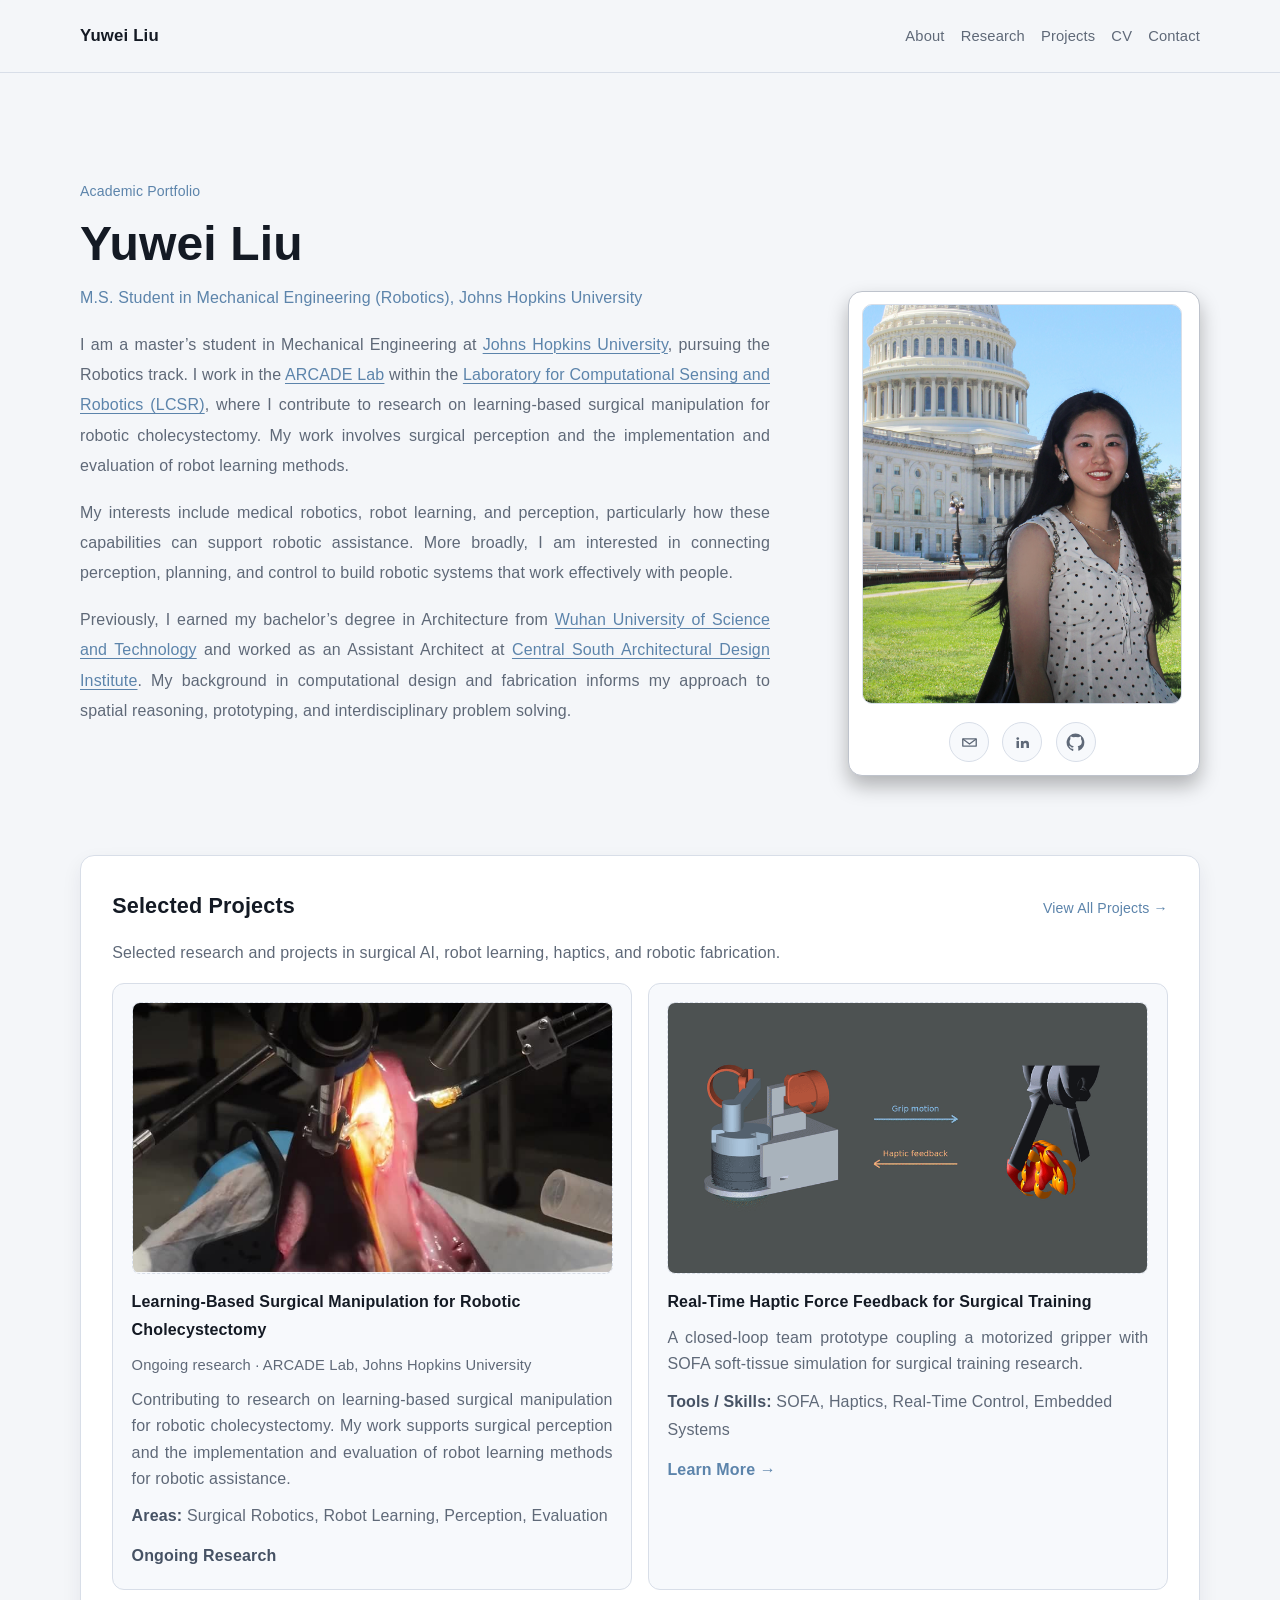
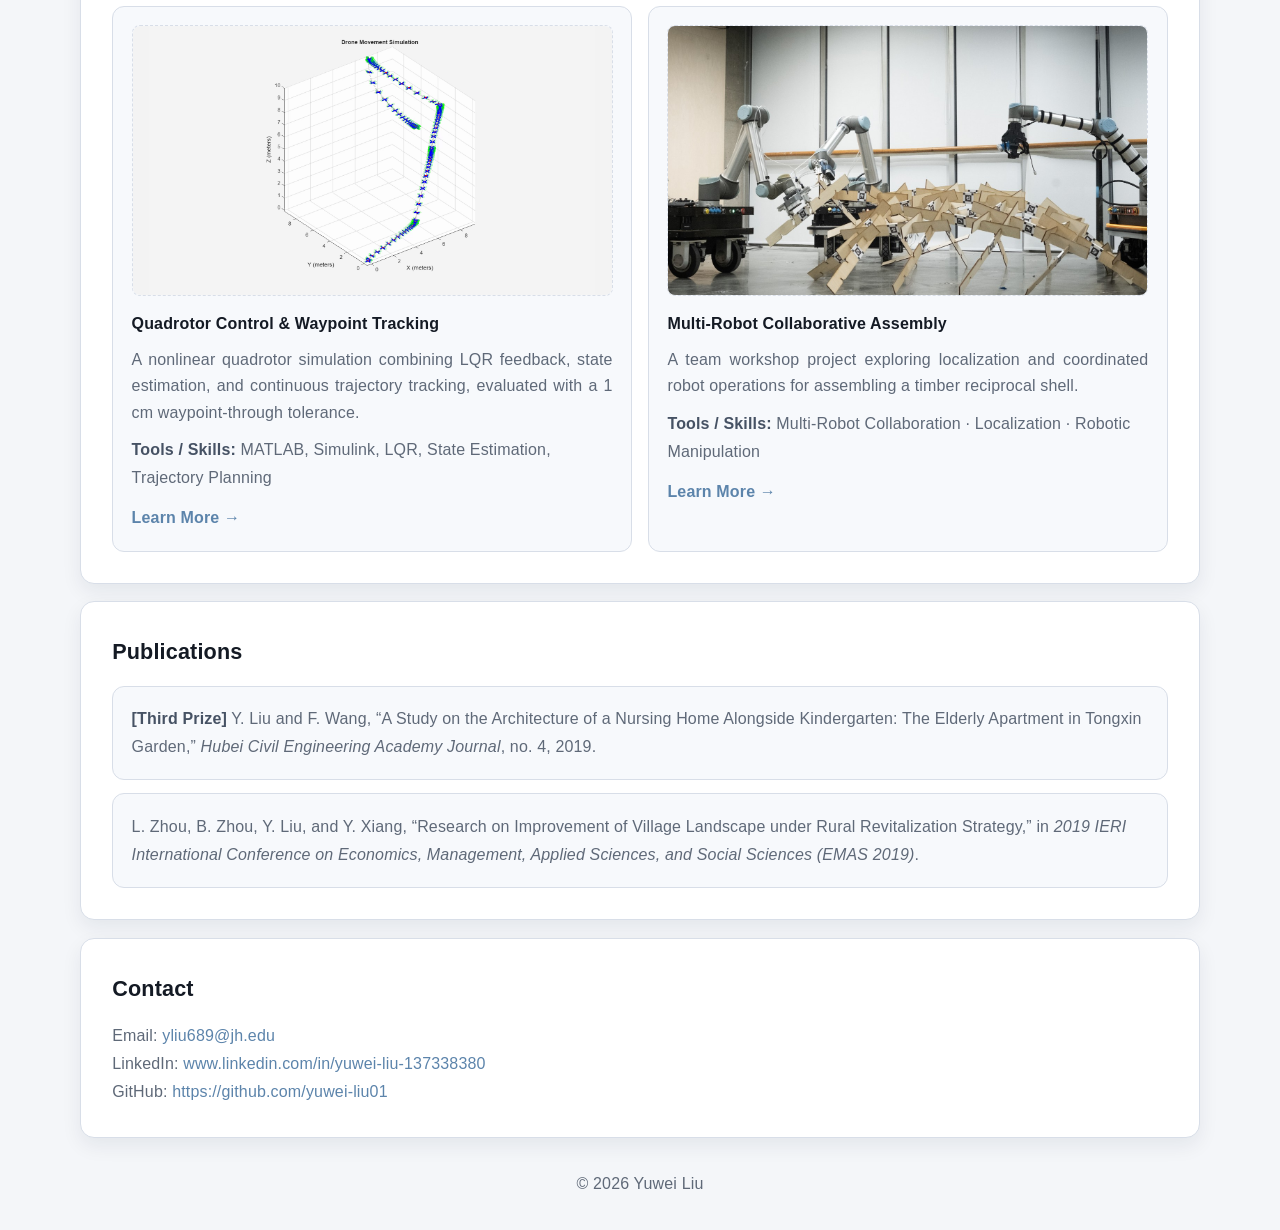
<file: index.html>
<!DOCTYPE html>
<html lang="en">
<head>
  <meta charset="UTF-8" />
  <meta name="viewport" content="width=device-width, initial-scale=1.0" />
  <meta name="description" content="Yuwei Liu academic portfolio in robotics and mechanical engineering." />
  <title>Yuwei Liu | Academic Portfolio</title>
  <link rel="stylesheet" href="style.css?v=image-viewer-minimal-20261005" />
</head>
<body class="light">
  <!-- Top navigation -->
  <header class="site-header">
    <div class="container nav-wrap">
      <a href="#about" class="brand">Yuwei Liu</a>
      <nav aria-label="Primary navigation">
        <ul class="nav-links">
          <li><a href="#about">About</a></li>
          <li><a href="#research">Research</a></li>
          <li><a href="projects.html">Projects</a></li>
          <li><a href="assets/pdf/Yuwei_s_Resume.pdf" target="_blank" rel="noopener noreferrer">CV</a></li>
          <li><a href="#contact">Contact</a></li>
        </ul>
      </nav>

    </div>
  </header>

  <main>
    <!-- Hero / Intro -->
    <section class="hero container" id="about">
      <div class="hero-grid">
        <div>
          <p class="eyebrow">Academic Portfolio</p>
          <h1>Yuwei Liu</h1>
          <p class="subtitle">M.S. Student in Mechanical Engineering (Robotics), Johns Hopkins University</p>

          <div class="hero-text">
            <p>
              I am a master’s student in Mechanical Engineering at
              <a href="https://www.jhu.edu/" target="_blank" rel="noopener noreferrer">Johns Hopkins University</a>,
              pursuing the Robotics track. I work in the
              <a href="https://www.arcade.cs.jhu.edu/" target="_blank" rel="noopener noreferrer">ARCADE Lab</a>
              within the
              <a href="https://lcsr.jhu.edu/" target="_blank" rel="noopener noreferrer">Laboratory for Computational Sensing and Robotics (LCSR)</a>,
              where I contribute to research on learning-based surgical manipulation for robotic cholecystectomy.
              My work involves surgical perception and the implementation and evaluation of robot learning methods.
            </p>
            <p>
              My interests include medical robotics, robot learning, and perception, particularly how these capabilities can support robotic assistance.
              More broadly, I am interested in connecting perception, planning, and control to build robotic systems that work effectively with people.
            </p>
            <p>
              Previously, I earned my bachelor’s degree in Architecture from
              <a href="https://en.wust.edu.cn/" target="_blank" rel="noopener noreferrer">Wuhan University of Science and Technology</a>
              and worked as an Assistant Architect at
              <a href="https://en.csadi.com.cn/" target="_blank" rel="noopener noreferrer">Central South Architectural Design Institute</a>.
              My background in computational design and fabrication informs my approach to spatial reasoning, prototyping, and interdisciplinary problem solving.
            </p>
          </div>
        </div>

        <aside class="profile-panel" aria-label="Profile panel">
          <div class="profile-media">
            <img class="profile-image" src="assets/pic/IMG_4141.JPG" alt="Portrait of Yuwei Liu" />
          </div>
          <div class="profile-links" aria-label="Social and contact links">
            <a class="icon-link" href="mailto:yliu689@jh.edu" aria-label="Email">
              <svg class="icon-svg icon-stroke" viewBox="0 0 24 24" aria-hidden="true" focusable="false">
                <path d="M3.5 7.5h17v9h-17z"></path>
                <path d="M4 8l8 6 8-6"></path>
              </svg>
            </a>
            <a class="icon-link" href="https://www.linkedin.com/in/yuwei-liu-137338380" target="_blank" rel="noopener noreferrer" aria-label="LinkedIn profile">
              <svg class="icon-svg icon-fill" viewBox="0 0 24 24" aria-hidden="true" focusable="false">
                <circle cx="6" cy="7" r="1.7"></circle>
                <path d="M4.4 10h3.2v9H4.4z"></path>
                <path d="M10 10h3.1v1.3h.1c.5-.9 1.6-1.6 3.2-1.6 3 0 3.8 1.9 3.8 4.4V19H17v-4.1c0-1-.2-2.2-1.6-2.2-1.4 0-2 1.1-2 2.1V19H10z"></path>
              </svg>
            </a>
            <a class="icon-link" href="https://github.com/yuwei-liu01" target="_blank" rel="noopener noreferrer" aria-label="GitHub profile">
              <svg class="icon-svg icon-fill" viewBox="0 0 24 24" aria-hidden="true" focusable="false">
                <path d="M12 .7a11.3 11.3 0 0 0-3.6 22c.6.1.8-.3.8-.6v-2.2c-3.3.7-4-1.5-4-1.5-.5-1.4-1.2-1.7-1.2-1.7-1-.6.1-.6.1-.6 1.1.1 1.7 1.1 1.7 1.1 1 1.7 2.7 1.2 3.3.9.1-.7.4-1.2.7-1.5-2.6-.3-5.3-1.3-5.3-5.8 0-1.3.5-2.4 1.2-3.3-.1-.3-.5-1.5.1-3.2 0 0 1-.3 3.4 1.2a11.5 11.5 0 0 1 6.2 0c2.3-1.5 3.3-1.2 3.3-1.2.7 1.7.3 2.9.1 3.2.8.9 1.2 2 1.2 3.3 0 4.5-2.7 5.5-5.3 5.8.4.4.8 1 .8 2.1v3.1c0 .4.2.7.8.6A11.3 11.3 0 0 0 12 .7Z"></path>
              </svg>
            </a>
          </div>
        </aside>
      </div>
    </section>

    <!-- Projects -->
    <section id="projects" class="section container">
      <div class="section-title-row">
        <h2>Selected Projects</h2>
        <a class="section-title-link" href="projects.html">View All Projects →</a>
      </div>
      <p class="section-intro">
        Selected research and projects in surgical AI, robot learning, haptics, and robotic fabrication.
      </p>
      <div class="card-grid">
        <article class="card featured-research" id="research" aria-labelledby="research-title">
          <div class="card-image">
            <video controlsList="nodownload" autoplay muted loop playsinline preload="metadata" poster="assets/projects/arcade/card-poster.jpg" width="840" height="472" aria-label="Robotic surgical manipulation research preview">
              <source src="assets/projects/arcade/card-preview.mp4" type="video/mp4" />
            </video>
          </div>
          <h3 id="research-title">Learning-Based Surgical Manipulation for Robotic Cholecystectomy</h3>
          <p class="project-status">Ongoing research · ARCADE Lab, Johns Hopkins University</p>
          <p class="project-description">Contributing to research on learning-based surgical manipulation for robotic cholecystectomy. My work supports surgical perception and the implementation and evaluation of robot learning methods for robotic assistance.</p>
          <p><strong>Areas:</strong> Surgical Robotics, Robot Learning, Perception, Evaluation</p>
          <span class="featured-research-status">Ongoing Research</span>
        </article>
        <article class="card">
          <div class="card-image"><img class="haptic-card-cover" src="assets/projects/Haptic/card-cover.gif" alt="Animated haptic gripper and virtual tissue scene opening and closing together, linked by grip motion and haptic feedback arrows" loading="lazy" width="840" height="472" /></div>
          <h3>Real-Time Haptic Force Feedback for Surgical Training</h3>
          <p class="project-description">A closed-loop team prototype coupling a motorized gripper with SOFA soft-tissue simulation for surgical training research.</p>
          <p><strong>Tools / Skills:</strong> SOFA, Haptics, Real-Time Control, Embedded Systems</p>
          <a href="projects/haptic-force-cepx.html" class="card-link">Learn More →</a>
        </article>

        <article class="card">
          <div class="card-image" style="position:relative;overflow:hidden;min-height:0"><video autoplay muted loop playsinline preload="metadata" poster="assets/projects/quadrotor-control/video-poster.png" aria-label="Original quadrotor flight simulation" style="position:absolute;inset:0;display:block;width:100%;height:100%;object-fit:contain;border-radius:7px;background:#f3f3f3"><source src="assets/projects/quadrotor-control/drone.mp4" type="video/mp4" /></video></div>
          <h3>Quadrotor Control &amp; Waypoint Tracking</h3>
          <p class="project-description">A nonlinear quadrotor simulation combining LQR feedback, state estimation, and continuous trajectory tracking, evaluated with a 1 cm waypoint-through tolerance.</p>
          <p><strong>Tools / Skills:</strong> MATLAB, Simulink, LQR, State Estimation, Trajectory Planning</p>
          <a href="projects/quadrotor-control.html" class="card-link">Learn More →</a>
        </article>


        <article class="card">
          <div class="card-image">
            <img
              class="reciprocal-shell-cover"
              src="assets/projects/Multi-robot collaborative construction/assembly-overview.jpg"
              alt="Multiple robotic arms surrounding a timber reciprocal shell prototype"
              loading="lazy"
            />
          </div>
          <h3>Multi-Robot Collaborative Assembly</h3>
          <p class="project-description">A team workshop project exploring localization and coordinated robot operations for assembling a timber reciprocal shell.</p>
          <p><strong>Tools / Skills:</strong> Multi-Robot Collaboration · Localization · Robotic Manipulation</p>
          <a href="projects/multi-robot-construction.html" class="card-link">Learn More →</a>
        </article>

      </div>
    </section>

    <!-- Publications -->
    <section id="publications" class="section container">
      <h2>Publications</h2>
      <div class="pub-card">
        <p><strong>[Third Prize]</strong> Y. Liu and F. Wang, “A Study on the Architecture of a Nursing Home Alongside Kindergarten: The Elderly Apartment in Tongxin Garden,” <em>Hubei Civil Engineering Academy Journal</em>, no. 4, 2019.</p>
      </div>
      <div class="pub-card">
        <p>L. Zhou, B. Zhou, Y. Liu, and Y. Xiang, “Research on Improvement of Village Landscape under Rural Revitalization Strategy,” in <em>2019 IERI International Conference on Economics, Management, Applied Sciences, and Social Sciences (EMAS 2019)</em>.</p>
      </div>
    </section>

    <!-- Contact -->
    <section id="contact" class="section container contact-card">
      <h2>Contact</h2>
      <p>Email: <a href="mailto:yliu689@jh.edu">yliu689@jh.edu</a></p>
      <p>LinkedIn: <a href="https://www.linkedin.com/in/yuwei-liu-137338380" target="_blank" rel="noopener noreferrer" aria-label="LinkedIn profile">www.linkedin.com/in/yuwei-liu-137338380</a></p>
      <p>GitHub: <a href="https://github.com/yuwei-liu01" target="_blank" rel="noopener noreferrer" aria-label="GitHub profile">https://github.com/yuwei-liu01</a></p>
    </section>
  </main>

  <footer class="site-footer">
    <p>&copy; 2026 Yuwei Liu</p>
  </footer>

  <button id="back-to-top" class="back-to-top" aria-label="Back to top">↑</button>

  <script src="script.js?v=video-controls-20261006"></script>
</body>
</html>
</file>
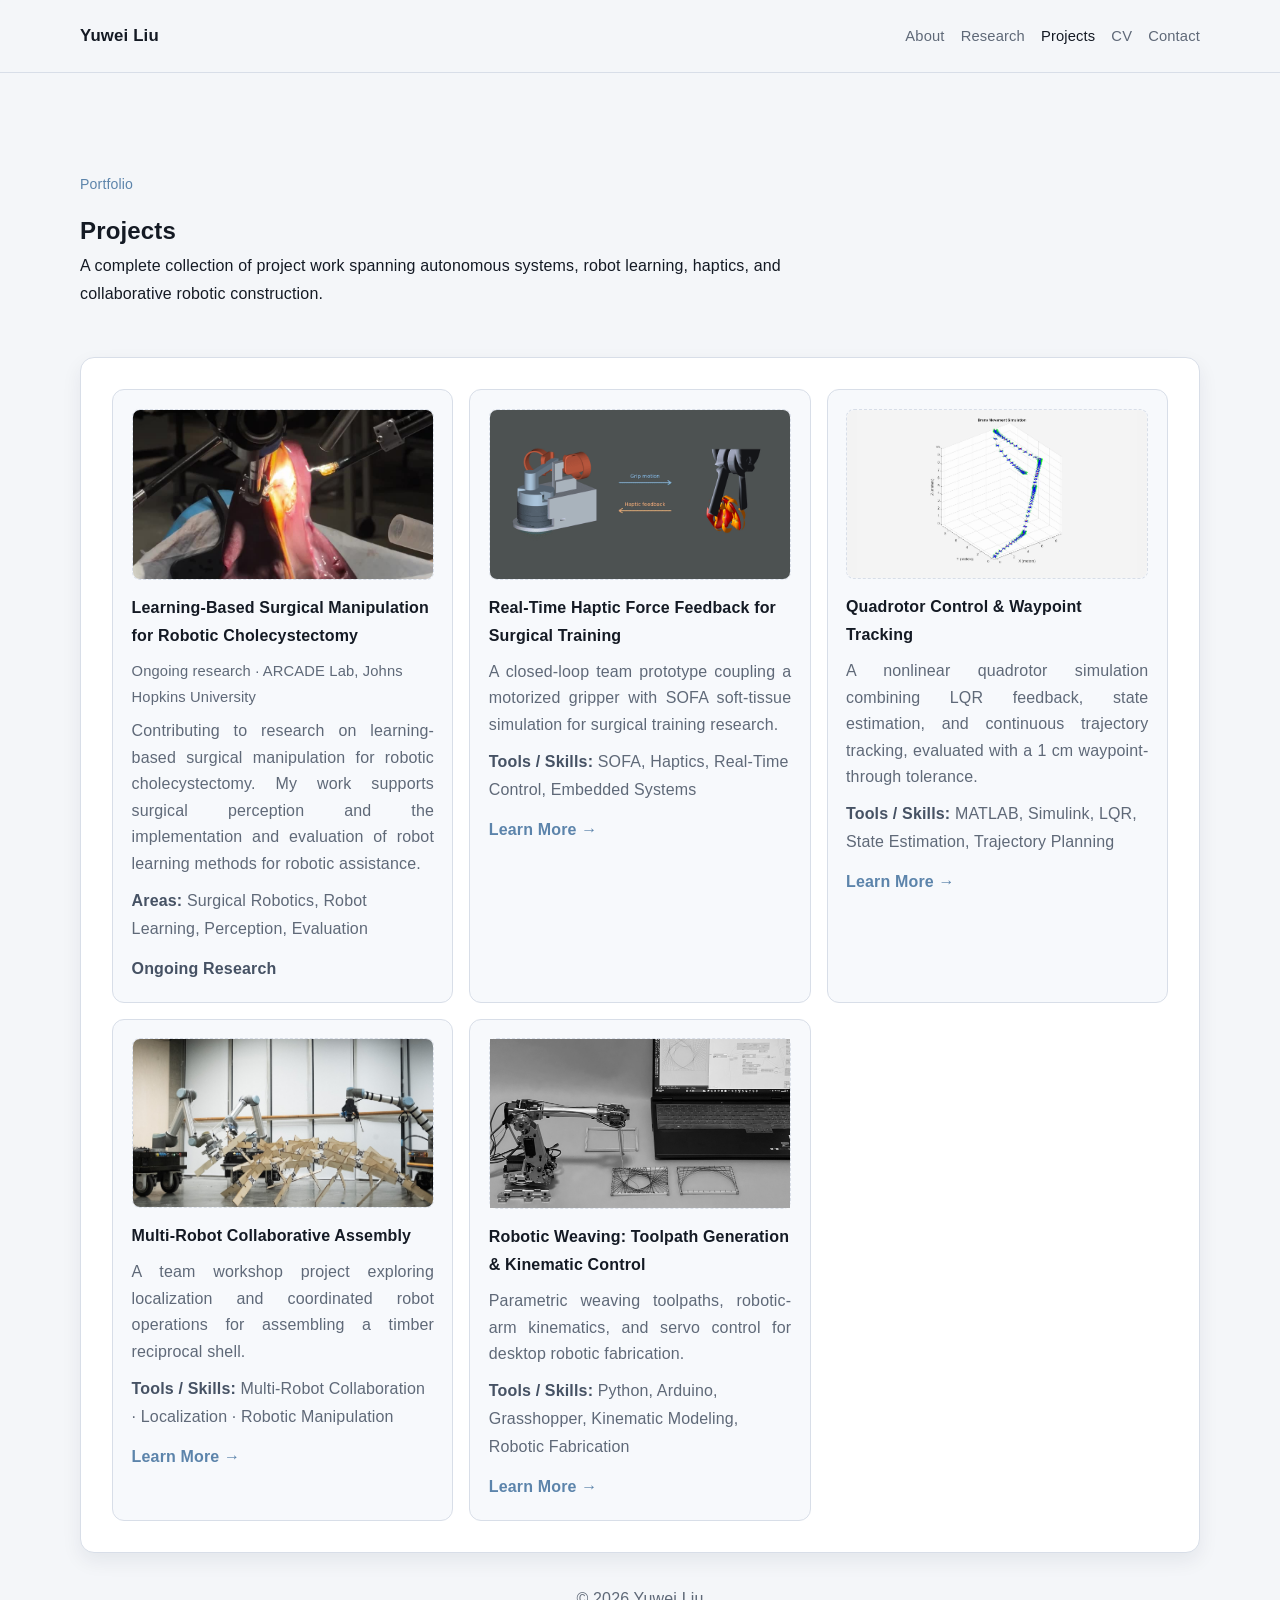
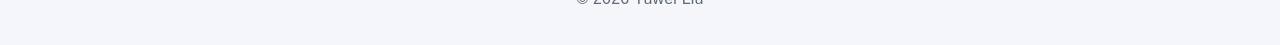
<file: projects.html>
<!DOCTYPE html>
<html lang="en">
<head>
  <meta charset="UTF-8" />
  <meta name="viewport" content="width=device-width, initial-scale=1.0" />
  <meta name="description" content="All projects by Yuwei Liu in robotics, haptics, and collaborative systems." />
  <title>Projects | Yuwei Liu</title>
  <link rel="stylesheet" href="style.css?v=image-viewer-minimal-20261005" />
</head>
<body class="light">
  <header class="site-header">
    <div class="container nav-wrap">
      <a href="index.html#about" class="brand">Yuwei Liu</a>
      <nav aria-label="Primary navigation">
        <ul class="nav-links">
          <li><a href="index.html#about">About</a></li>
          <li><a href="index.html#research">Research</a></li>
          <li><a href="projects.html" aria-current="page">Projects</a></li>
          <li><a href="assets/pdf/Yuwei_s_Resume.pdf" target="_blank" rel="noopener noreferrer">CV</a></li>
          <li><a href="index.html#contact">Contact</a></li>
        </ul>
      </nav>

    </div>
  </header>

  <main>
    <section class="projects-hero container">
      <p class="eyebrow">Portfolio</p>
      <h1>Projects</h1>
      <p class="section-intro">
        A complete collection of project work spanning autonomous systems, robot learning,
        haptics, and collaborative robotic construction.
      </p>
    </section>

    <section class="section container all-projects-section" aria-label="All projects">
      <div class="card-grid projects-grid-full">
        <article class="card featured-research" id="research" aria-labelledby="research-title">
          <div class="card-image">
            <video controlsList="nodownload" autoplay muted loop playsinline preload="metadata" poster="assets/projects/arcade/card-poster.jpg" width="840" height="472" aria-label="Robotic surgical manipulation research preview">
              <source src="assets/projects/arcade/card-preview.mp4" type="video/mp4" />
            </video>
          </div>
          <h3 id="research-title">Learning-Based Surgical Manipulation for Robotic Cholecystectomy</h3>
          <p class="project-status">Ongoing research · ARCADE Lab, Johns Hopkins University</p>
          <p class="project-description">Contributing to research on learning-based surgical manipulation for robotic cholecystectomy. My work supports surgical perception and the implementation and evaluation of robot learning methods for robotic assistance.</p>
          <p><strong>Areas:</strong> Surgical Robotics, Robot Learning, Perception, Evaluation</p>
          <span class="featured-research-status">Ongoing Research</span>
        </article>

        <article class="card">
          <div class="card-image"><img class="haptic-card-cover" src="assets/projects/Haptic/card-cover.gif" alt="Animated haptic gripper and virtual tissue scene opening and closing together, linked by grip motion and haptic feedback arrows" loading="lazy" width="840" height="472" /></div>
          <h3>Real-Time Haptic Force Feedback for Surgical Training</h3>
          <p class="project-description">A closed-loop team prototype coupling a motorized gripper with SOFA soft-tissue simulation for surgical training research.</p>
          <p><strong>Tools / Skills:</strong> SOFA, Haptics, Real-Time Control, Embedded Systems</p>
          <a href="projects/haptic-force-cepx.html" class="card-link">Learn More →</a>
        </article>

        <article class="card">
          <div class="card-image" style="position:relative;overflow:hidden;min-height:0"><video autoplay muted loop playsinline preload="metadata" poster="assets/projects/quadrotor-control/video-poster.png" aria-label="Original quadrotor flight simulation" style="position:absolute;inset:0;display:block;width:100%;height:100%;object-fit:contain;border-radius:7px;background:#f3f3f3"><source src="assets/projects/quadrotor-control/drone.mp4" type="video/mp4" /></video></div>
          <h3>Quadrotor Control &amp; Waypoint Tracking</h3>
          <p class="project-description">A nonlinear quadrotor simulation combining LQR feedback, state estimation, and continuous trajectory tracking, evaluated with a 1 cm waypoint-through tolerance.</p>
          <p><strong>Tools / Skills:</strong> MATLAB, Simulink, LQR, State Estimation, Trajectory Planning</p>
          <a href="projects/quadrotor-control.html" class="card-link">Learn More →</a>
        </article>


        <article class="card">
          <div class="card-image">
            <img
              class="reciprocal-shell-cover"
              src="assets/projects/Multi-robot collaborative construction/assembly-overview.jpg"
              alt="Multiple robotic arms surrounding a timber reciprocal shell prototype"
              loading="lazy"
            />
          </div>
          <h3>Multi-Robot Collaborative Assembly</h3>
          <p class="project-description">A team workshop project exploring localization and coordinated robot operations for assembling a timber reciprocal shell.</p>
          <p><strong>Tools / Skills:</strong> Multi-Robot Collaboration · Localization · Robotic Manipulation</p>
          <a href="projects/multi-robot-construction.html" class="card-link">Learn More →</a>
        </article>

        <article class="card">
          <div class="card-image">
            <img
              src="assets/projects/robotic-weaving/card-cover-mobile.jpg"
              width="1200" height="675"
              alt="Desktop robotic arm used for fabrication practice and robotic weaving exploration"
              loading="lazy"
            />
          </div>
          <h3>Robotic Weaving: Toolpath Generation &amp; Kinematic Control</h3>
          <p class="project-description">Parametric weaving toolpaths, robotic-arm kinematics, and servo control for desktop robotic fabrication.</p>
          <p><strong>Tools / Skills:</strong> Python, Arduino, Grasshopper, Kinematic Modeling, Robotic Fabrication</p>
          <a href="projects/desktop-robotic-arm.html" class="card-link">Learn More →</a>
        </article>
      </div>
    </section>
  </main>

  <footer class="site-footer">
    <p>&copy; 2026 Yuwei Liu</p>
  </footer>

  <button id="back-to-top" class="back-to-top" aria-label="Back to top">↑</button>

  <script src="script.js?v=video-controls-20261006"></script>
</body>
</html>
</file>
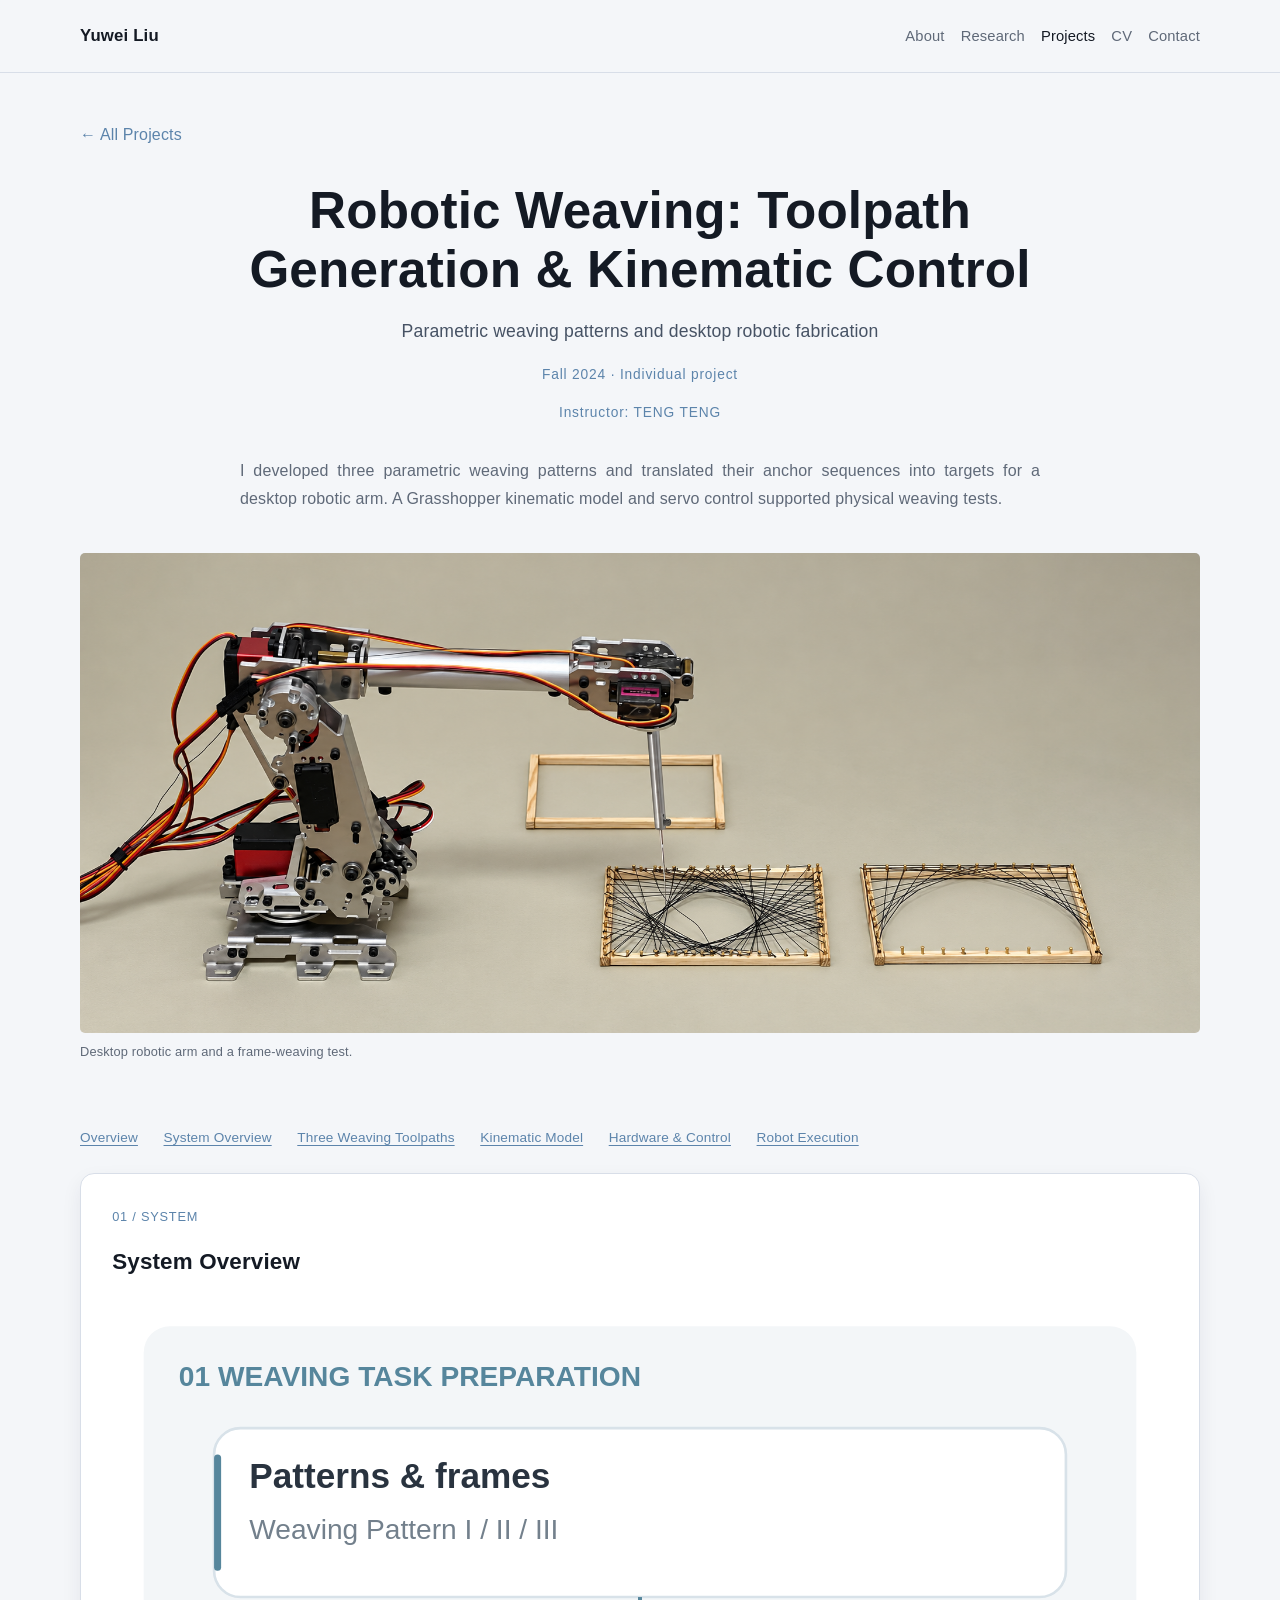
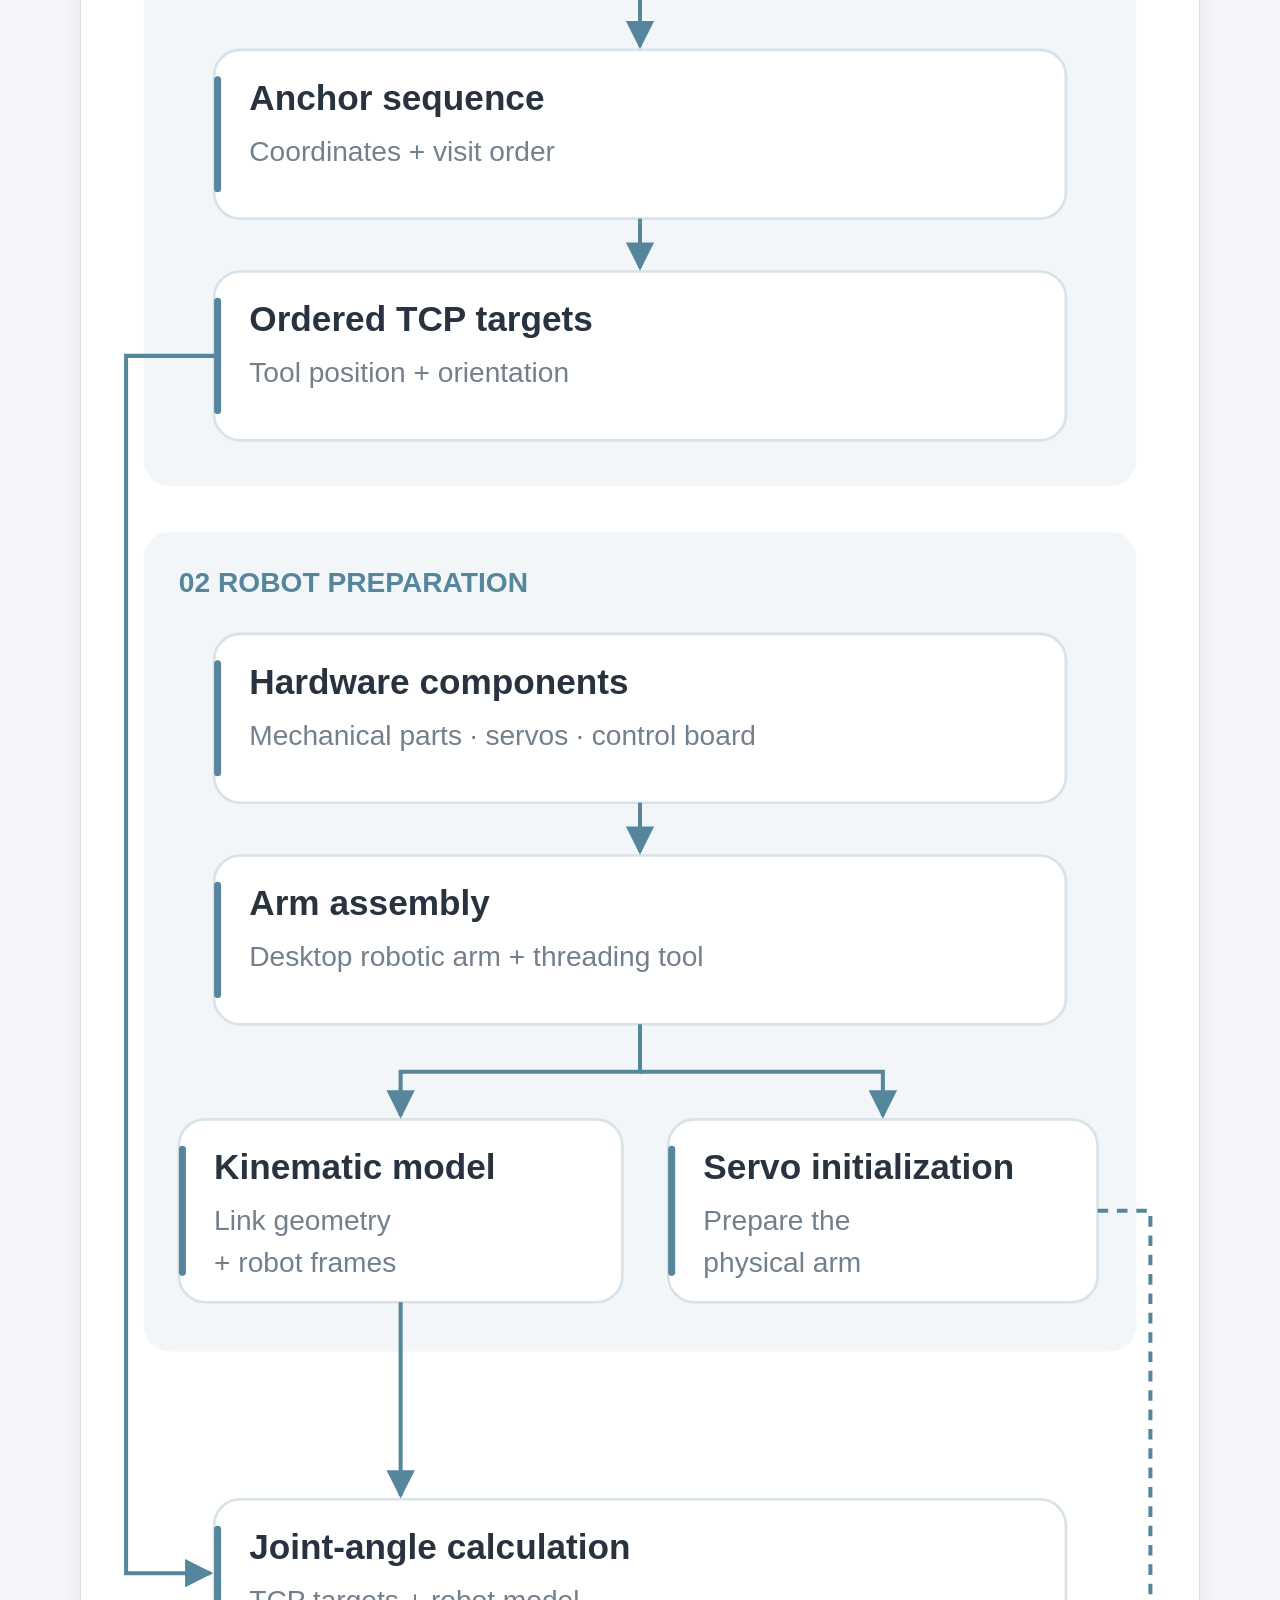
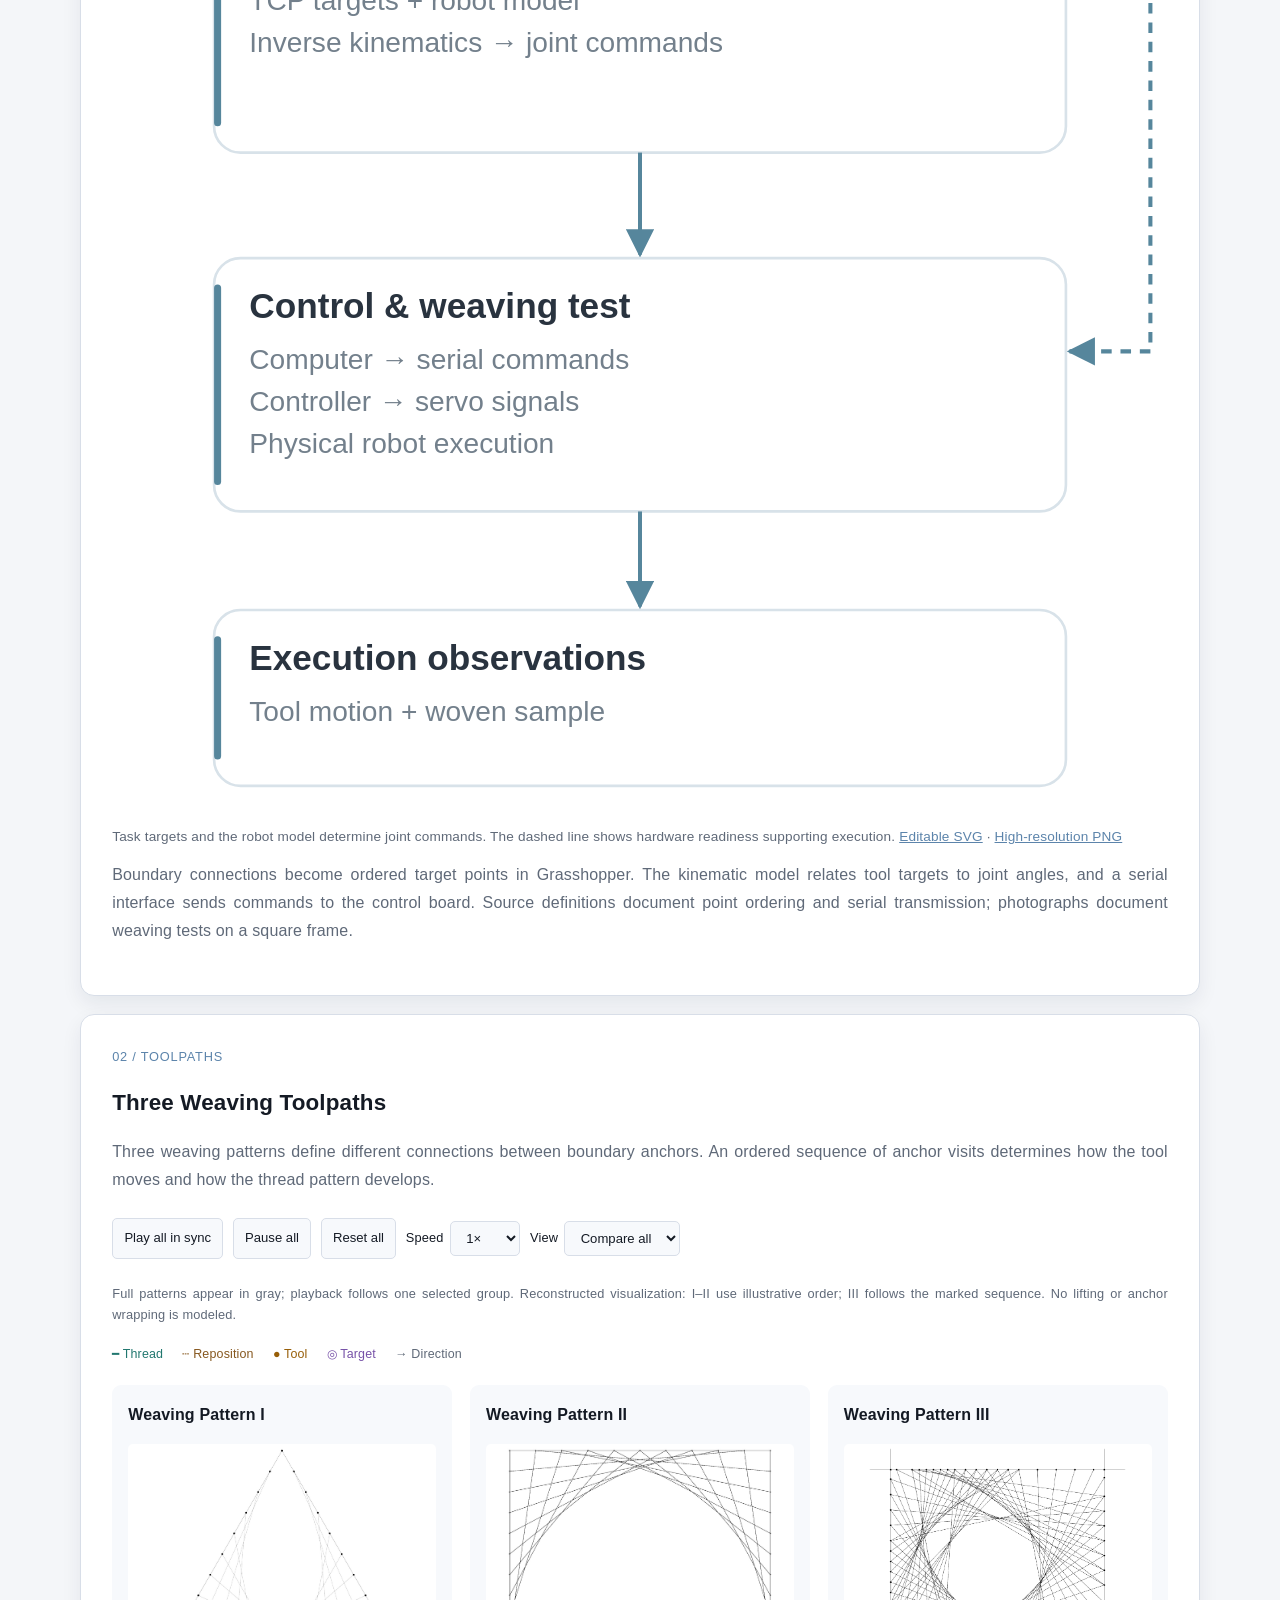
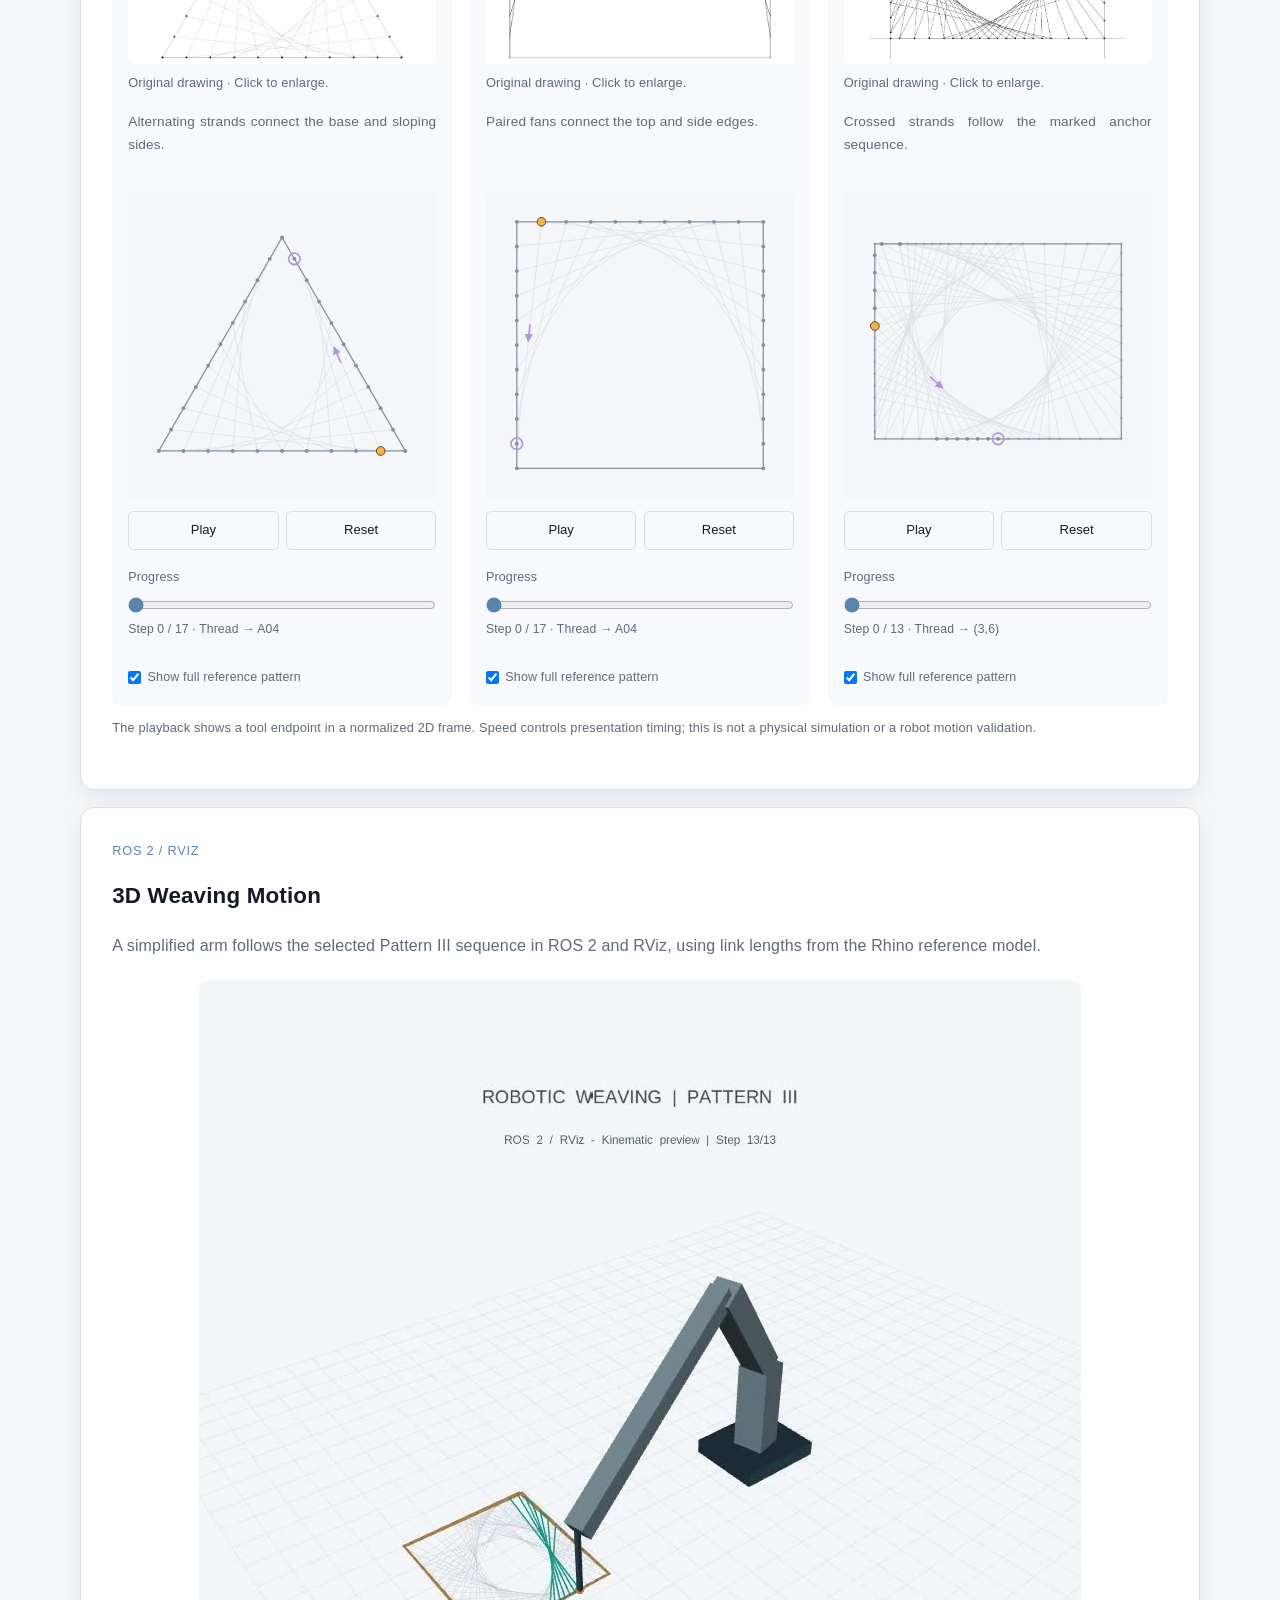
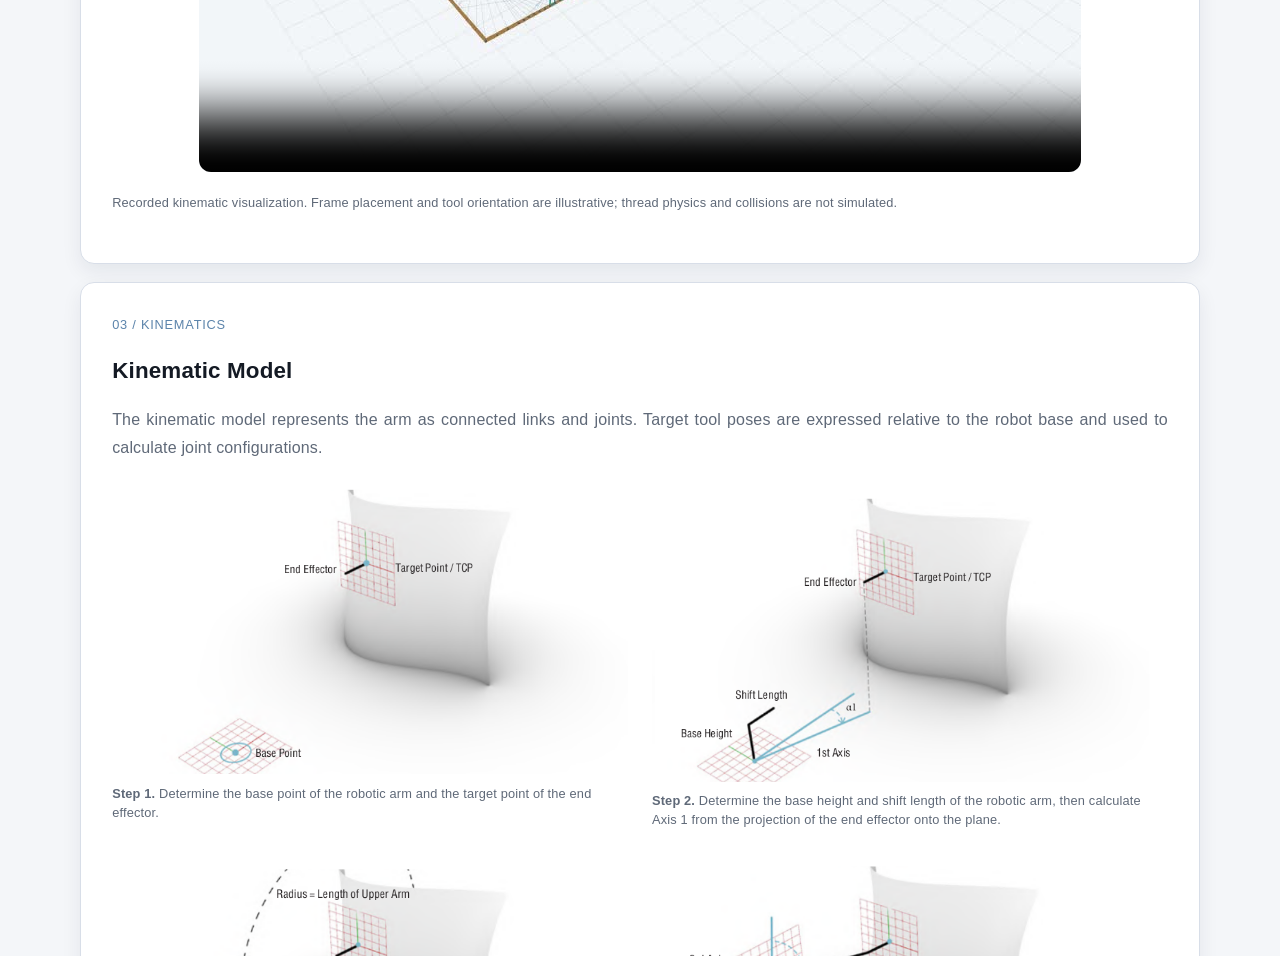
<file: projects/desktop-robotic-arm.html>
<!DOCTYPE html>
<html lang="en">
<head>
  <meta charset="UTF-8" />
  <meta name="viewport" content="width=device-width, initial-scale=1.0" />
  <meta name="description" content="I developed three parametric weaving patterns and translated their anchor sequences into targets for a desktop robotic arm. A Grasshopper kinematic model and servo control supported physical weaving tests." />
  <title>Robotic Weaving: Toolpath Generation &amp; Kinematic Control | Yuwei Liu</title>
  <link rel="stylesheet" href="../style.css?v=image-viewer-minimal-20261005" />
  <link rel="stylesheet" href="robotic-weaving.css" />
</head>
<body class="light">
  <header class="site-header">
    <div class="container nav-wrap">
      <a href="../index.html" class="brand">Yuwei Liu</a>
      <nav aria-label="Primary navigation">
        <ul class="nav-links">
          <li><a href="../index.html#about">About</a></li>
          <li><a href="../index.html#research">Research</a></li>
          <li><a href="../projects.html" aria-current="page">Projects</a></li>
          <li><a href="../assets/pdf/Yuwei_s_Resume.pdf" target="_blank" rel="noopener noreferrer">CV</a></li>
          <li><a href="../index.html#contact">Contact</a></li>
        </ul>
      </nav>

    </div>
  </header>

<main class="container project-page weaving-page">
  <a href="../projects.html" class="back-link">← All Projects</a>
  <header class="project-intro" id="overview" aria-labelledby="project-title">
    <div class="weaving-hero-heading">
      <h1 id="project-title">Robotic Weaving: Toolpath Generation &amp; Kinematic Control</h1>
      <p class="weaving-subtitle">Parametric weaving patterns and desktop robotic fabrication</p>
      <p class="eyebrow">Fall 2024 · Individual project</p>
      <p class="eyebrow">Instructor: TENG TENG</p>
    </div>
    <p class="project-overview">I developed three parametric weaving patterns and translated their anchor sequences into targets for a desktop robotic arm. A Grasshopper kinematic model and servo control supported physical weaving tests.</p>
    <figure class="weaving-hero-figure">
      <img src="../assets/projects/robotic-weaving/weaving-hero-s9-clean.png" alt="Desktop robotic arm and threaded weaving frame on a tabletop" width="1916" height="821" fetchpriority="high" decoding="async" />
      <figcaption>Desktop robotic arm and a frame-weaving test.</figcaption>
    </figure>
  </header>
  <nav class="weaving-section-nav" aria-label="Project sections">
    <a href="#overview">Overview</a>
    <a href="#system">System Overview</a>
    <a href="#toolpaths">Three Weaving Toolpaths</a>
    <a href="#kinematics">Kinematic Model</a>
    <a href="#hardware">Hardware &amp; Control</a>
    <a href="#execution">Robot Execution</a>
  </nav>
  <section class="section" id="system" aria-labelledby="system-title">
    <p class="eyebrow section-number">01 / SYSTEM</p>
    <h2 id="system-title">System Overview</h2>
    <figure class="weaving-system-figure">
      <a href="../assets/projects/robotic-weaving/system-overview.png" target="_blank" rel="noopener" aria-label="Open high-resolution robotic weaving system overview">
        <picture>
          <source media="(max-width: 700px)" srcset="../assets/projects/robotic-weaving/system-overview-mobile.svg" />
          <img src="../assets/projects/robotic-weaving/system-overview.svg" alt="Weaving targets and the robot kinematic model feed joint-angle calculation, followed by serial control, weaving tests and observations. Servo initialization separately supports execution." loading="lazy" />
        </picture>
      </a>
      <figcaption>Task targets and the robot model determine joint commands. The dashed line shows hardware readiness supporting execution. <a href="../assets/projects/robotic-weaving/system-overview.svg" target="_blank" rel="noopener">Editable SVG</a> · <a href="../assets/projects/robotic-weaving/system-overview.png" target="_blank" rel="noopener">High-resolution PNG</a></figcaption>
    </figure>
    <p>Boundary connections become ordered target points in Grasshopper. The kinematic model relates tool targets to joint angles, and a serial interface sends commands to the control board. Source definitions document point ordering and serial transmission; photographs document weaving tests on a square frame.</p>
  </section>
  <section class="section toolpath-section" id="toolpaths" aria-labelledby="paths-title">
    <p class="eyebrow section-number">02 / TOOLPATHS</p>
    <h2 id="paths-title">Three Weaving Toolpaths</h2>
    <p>Three weaving patterns define different connections between boundary anchors. An ordered sequence of anchor visits determines how the tool moves and how the thread pattern develops.</p>
    <div class="animation-toolbar" aria-label="Shared animation controls">
      <button id="play-all" disabled>Play all in sync</button><button id="pause-all" disabled>Pause all</button><button id="reset-all" disabled>Reset all</button>
      <label>Speed <select id="speed" disabled><option value="0.5">0.5×</option><option value="1" selected>1×</option><option value="2">2×</option><option value="4">4×</option></select></label>
      <label>View <select id="pattern-view" disabled><option value="all">Compare all</option><option value="I">Pattern I</option><option value="II">Pattern II</option><option value="III">Pattern III</option></select></label>
    </div>
    <p class="animation-note">Full patterns appear in gray; playback follows one selected group. Reconstructed visualization: I–II use illustrative order; III follows the marked sequence. No lifting or anchor wrapping is modeled.</p>
    <p class="legend"><span class="legend-thread">━ Thread</span><span class="legend-travel">┄ Reposition</span><span class="legend-tool">● Tool</span><span class="legend-target">◎ Target</span><span>→ Direction</span></p>
    <p id="animation-error" role="alert" hidden></p>
    <noscript><p>Enable JavaScript to play the animations. The original pattern drawings remain available below.</p></noscript>
    <div class="pattern-grid" id="pattern-grid">
<article class="pattern-panel" data-pattern="I" aria-labelledby="pattern-I-title">
      <h3 id="pattern-I-title">Weaving Pattern I</h3>
      <figure class="pattern-original"><a href="../assets/projects/robotic-weaving/pattern-I.jpg" target="_blank" rel="noopener"><img src="../assets/projects/robotic-weaving/pattern-I.jpg" alt="Original drawing of weaving pattern I" loading="lazy" /></a><figcaption>Original drawing · Click to enlarge.</figcaption></figure>
      <p class="pattern-rule">Alternating strands connect the base and sloping sides.</p>
      <div class="animation-mount"></div>
    </article><article class="pattern-panel" data-pattern="II" aria-labelledby="pattern-II-title">
      <h3 id="pattern-II-title">Weaving Pattern II</h3>
      <figure class="pattern-original"><a href="../assets/projects/robotic-weaving/pattern-II.jpg" target="_blank" rel="noopener"><img src="../assets/projects/robotic-weaving/pattern-II.jpg" alt="Original drawing of weaving pattern II" loading="lazy" /></a><figcaption>Original drawing · Click to enlarge.</figcaption></figure>
      <p class="pattern-rule">Paired fans connect the top and side edges.</p>
      <div class="animation-mount"></div>
    </article><article class="pattern-panel" data-pattern="III" aria-labelledby="pattern-III-title">
      <h3 id="pattern-III-title">Weaving Pattern III</h3>
      <figure class="pattern-original"><a href="../assets/projects/robotic-weaving/pattern-III-landscape.svg" target="_blank" rel="noopener"><img src="../assets/projects/robotic-weaving/pattern-III-landscape.svg" alt="Original combined Pattern III drawing containing multiple crossing families" loading="lazy" /></a><figcaption>Original drawing · Click to enlarge.</figcaption></figure>
      <p class="pattern-rule">Crossed strands follow the marked anchor sequence.</p>
      <div class="animation-mount"></div>
    </article></div><p class="animation-note">The playback shows a tool endpoint in a normalized 2D frame. Speed controls presentation timing; this is not a physical simulation or a robot motion validation.</p>
  </section>
  <section class="section" id="weaving-3d" aria-labelledby="preview-title">
    <p class="eyebrow section-number">ROS 2 / RVIZ</p>
    <h2 id="preview-title">3D Weaving Motion</h2>
    <p>A simplified arm follows the selected Pattern III sequence in ROS 2 and RViz, using link lengths from the Rhino reference model.</p>
    <video controlsList="nodownload" class="rviz-recording" controls playsinline preload="metadata" width="882" height="792" poster="../assets/projects/robotic-weaving/pattern-III-rviz-poster.jpg" aria-label="ROS 2 and RViz recording of the Pattern III weaving motion">
      <source src="../assets/projects/robotic-weaving/pattern-III-rviz.mp4" type="video/mp4">
      Your browser does not support embedded video.
    </video>
    <p class="animation-note">Recorded kinematic visualization. Frame placement and tool orientation are illustrative; thread physics and collisions are not simulated.</p>
  </section>
  <section class="section" id="kinematics" aria-labelledby="kinematic-title">
    <p class="eyebrow section-number">03 / KINEMATICS</p>
    <h2 id="kinematic-title">Kinematic Model</h2>
    <p>The kinematic model represents the arm as connected links and joints. Target tool poses are expressed relative to the robot base and used to calculate joint configurations.</p>
    <div class="kinematic-grid kinematic-steps">
<figure><a href="../assets/projects/robotic-weaving/kinematic-reference-step-1.svg" target="_blank" rel="noopener"><img src="../assets/projects/robotic-weaving/kinematic-reference-step-1.svg" width="752" height="420" alt="Determine the base point of the robotic arm and the target point of the end effector." loading="lazy" /></a><figcaption><strong>Step 1.</strong> Determine the base point of the robotic arm and the target point of the end effector.</figcaption></figure>
<figure><a href="../assets/projects/robotic-weaving/kinematic-reference-step-2.svg" target="_blank" rel="noopener"><img src="../assets/projects/robotic-weaving/kinematic-reference-step-2.svg" width="750" height="430" alt="Determine the base height and shift length of the robotic arm, then calculate Axis 1 from the projection of the end effector onto the plane." loading="lazy" /></a><figcaption><strong>Step 2.</strong> Determine the base height and shift length of the robotic arm, then calculate Axis 1 from the projection of the end effector onto the plane.</figcaption></figure>
<figure><a href="../assets/projects/robotic-weaving/kinematic-reference-step-3.svg" target="_blank" rel="noopener"><img src="../assets/projects/robotic-weaving/kinematic-reference-step-3.svg" width="732" height="425" alt="Draw two circles using the upper- and lower-arm lengths as radii. In this construction, the lower intersection is rejected because it would place the arm through the workbench." loading="lazy" /></a><figcaption><strong>Step 3.</strong> Draw two circles using the upper- and lower-arm lengths as radii. In this construction, the lower intersection is rejected because it would place the arm through the workbench.</figcaption></figure>
<figure><a href="../assets/projects/robotic-weaving/kinematic-reference-step-4.svg" target="_blank" rel="noopener"><img src="../assets/projects/robotic-weaving/kinematic-reference-step-4.svg" width="732" height="417" alt="Calculate Axis 2 and Axis 3 from the posture of the upper and lower arms." loading="lazy" /></a><figcaption><strong>Step 4.</strong> Calculate Axis 2 and Axis 3 from the posture of the upper and lower arms.</figcaption></figure>
<figure><a href="../assets/projects/robotic-weaving/kinematic-reference-step-5.svg" target="_blank" rel="noopener"><img src="../assets/projects/robotic-weaving/kinematic-reference-step-5.svg" width="732" height="417" alt="Calculate Axis 4 from the rotation of the upper arm and Axis 5 from the orientation of the end effector." loading="lazy" /></a><figcaption><strong>Step 5.</strong> Calculate Axis 4 from the rotation of the upper arm and Axis 5 from the orientation of the end effector.</figcaption></figure>
<figure><a href="../assets/projects/robotic-weaving/kinematic-reference-step-6.svg?v=alpha6-1" target="_blank" rel="noopener"><img src="../assets/projects/robotic-weaving/kinematic-reference-step-6.svg?v=alpha6-1" width="732" height="417" alt="Calculate Axis 6 from the projection of the end effector onto the target plane." loading="lazy" /></a><figcaption><strong>Step 6.</strong> Calculate Axis 6 from the projection of the end effector onto the target plane.</figcaption></figure>
    </div>
    <p class="animation-note">Geometric construction from the original project. The full six-axis solver has not been independently validated.</p>
  </section>
  <section class="section" id="hardware" aria-labelledby="hardware-title">
    <p class="eyebrow section-number">04 / HARDWARE &amp; CONTROL</p>
    <h2 id="hardware-title">Hardware &amp; Control</h2>
    <p>A threading tool guides the material across the frame. Joint targets are translated into servo commands through the control board.</p>
    <figure class="hardware-control-figure">
      <a href="../assets/projects/robotic-weaving/hardware-control.svg?v=needle-spacing-13" target="_blank" rel="noopener"><img src="../assets/projects/robotic-weaving/hardware-control.svg?v=needle-spacing-13" alt="Exploded desktop arm, threading needle, and controller with computer and power connections" width="1220" height="1120" loading="lazy" /></a>
    </figure>
  </section>
  <section class="section" id="execution" aria-labelledby="execution-title">
    <p class="eyebrow section-number">05 / EXECUTION</p>
    <h2 id="execution-title">Robot Execution</h2>
    <p>Photographs record the desktop arm working over a square weaving frame, with the Grasshopper model visible on the connected computer. The sequence shows thread accumulating across the frame and a resulting woven sample; it does not establish physical execution of all three patterns.</p>
    <!-- Temporarily hidden until the correct execution photographs are selected. -->
    <div class="execution-grid execution-sequence" hidden style="display: none;"><figure><a href="../assets/projects/robotic-weaving/execution-sequence-01-cropped.svg" target="_blank" rel="noopener"><img src="../assets/projects/robotic-weaving/execution-sequence-01-cropped.svg" alt="Robotic weaving test, stage 1 of 8" width="3552" height="2268" loading="lazy" /></a></figure><figure><a href="../assets/projects/robotic-weaving/execution-sequence-02-cropped.svg" target="_blank" rel="noopener"><img src="../assets/projects/robotic-weaving/execution-sequence-02-cropped.svg" alt="Robotic weaving test, stage 2 of 8" width="3552" height="2268" loading="lazy" /></a></figure><figure><a href="../assets/projects/robotic-weaving/execution-sequence-03-cropped.svg" target="_blank" rel="noopener"><img src="../assets/projects/robotic-weaving/execution-sequence-03-cropped.svg" alt="Robotic weaving test, stage 3 of 8" width="3552" height="2268" loading="lazy" /></a></figure><figure><a href="../assets/projects/robotic-weaving/execution-sequence-04-cropped.svg" target="_blank" rel="noopener"><img src="../assets/projects/robotic-weaving/execution-sequence-04-cropped.svg" alt="Robotic weaving test, stage 4 of 8" width="3552" height="2268" loading="lazy" /></a></figure><figure><a href="../assets/projects/robotic-weaving/execution-sequence-05-cropped.svg" target="_blank" rel="noopener"><img src="../assets/projects/robotic-weaving/execution-sequence-05-cropped.svg" alt="Robotic weaving test, stage 5 of 8" width="3552" height="2268" loading="lazy" /></a></figure><figure><a href="../assets/projects/robotic-weaving/execution-sequence-06-cropped.svg" target="_blank" rel="noopener"><img src="../assets/projects/robotic-weaving/execution-sequence-06-cropped.svg" alt="Robotic weaving test, stage 6 of 8" width="3552" height="2268" loading="lazy" /></a></figure><figure><a href="../assets/projects/robotic-weaving/execution-sequence-07-cropped.svg" target="_blank" rel="noopener"><img src="../assets/projects/robotic-weaving/execution-sequence-07-cropped.svg" alt="Robotic weaving test, stage 7 of 8" width="3552" height="2268" loading="lazy" /></a></figure><figure><a href="../assets/projects/robotic-weaving/execution-sequence-08-cropped.svg" target="_blank" rel="noopener"><img src="../assets/projects/robotic-weaving/execution-sequence-08-cropped.svg" alt="Robotic weaving test, stage 8 of 8" width="3552" height="2268" loading="lazy" /></a></figure></div>
  </section>
</main>

  <footer class="site-footer">
    <p>&copy; 2026 Yuwei Liu</p>
  </footer>

  <button id="back-to-top" class="back-to-top" aria-label="Back to top">↑</button>

  <script src="../script.js?v=video-controls-20261006"></script>
  <script type="module" src="../assets/projects/robotic-weaving/toolpath-player.js?v=corrected-anchors-3"></script>
</body>
</html>
</file>
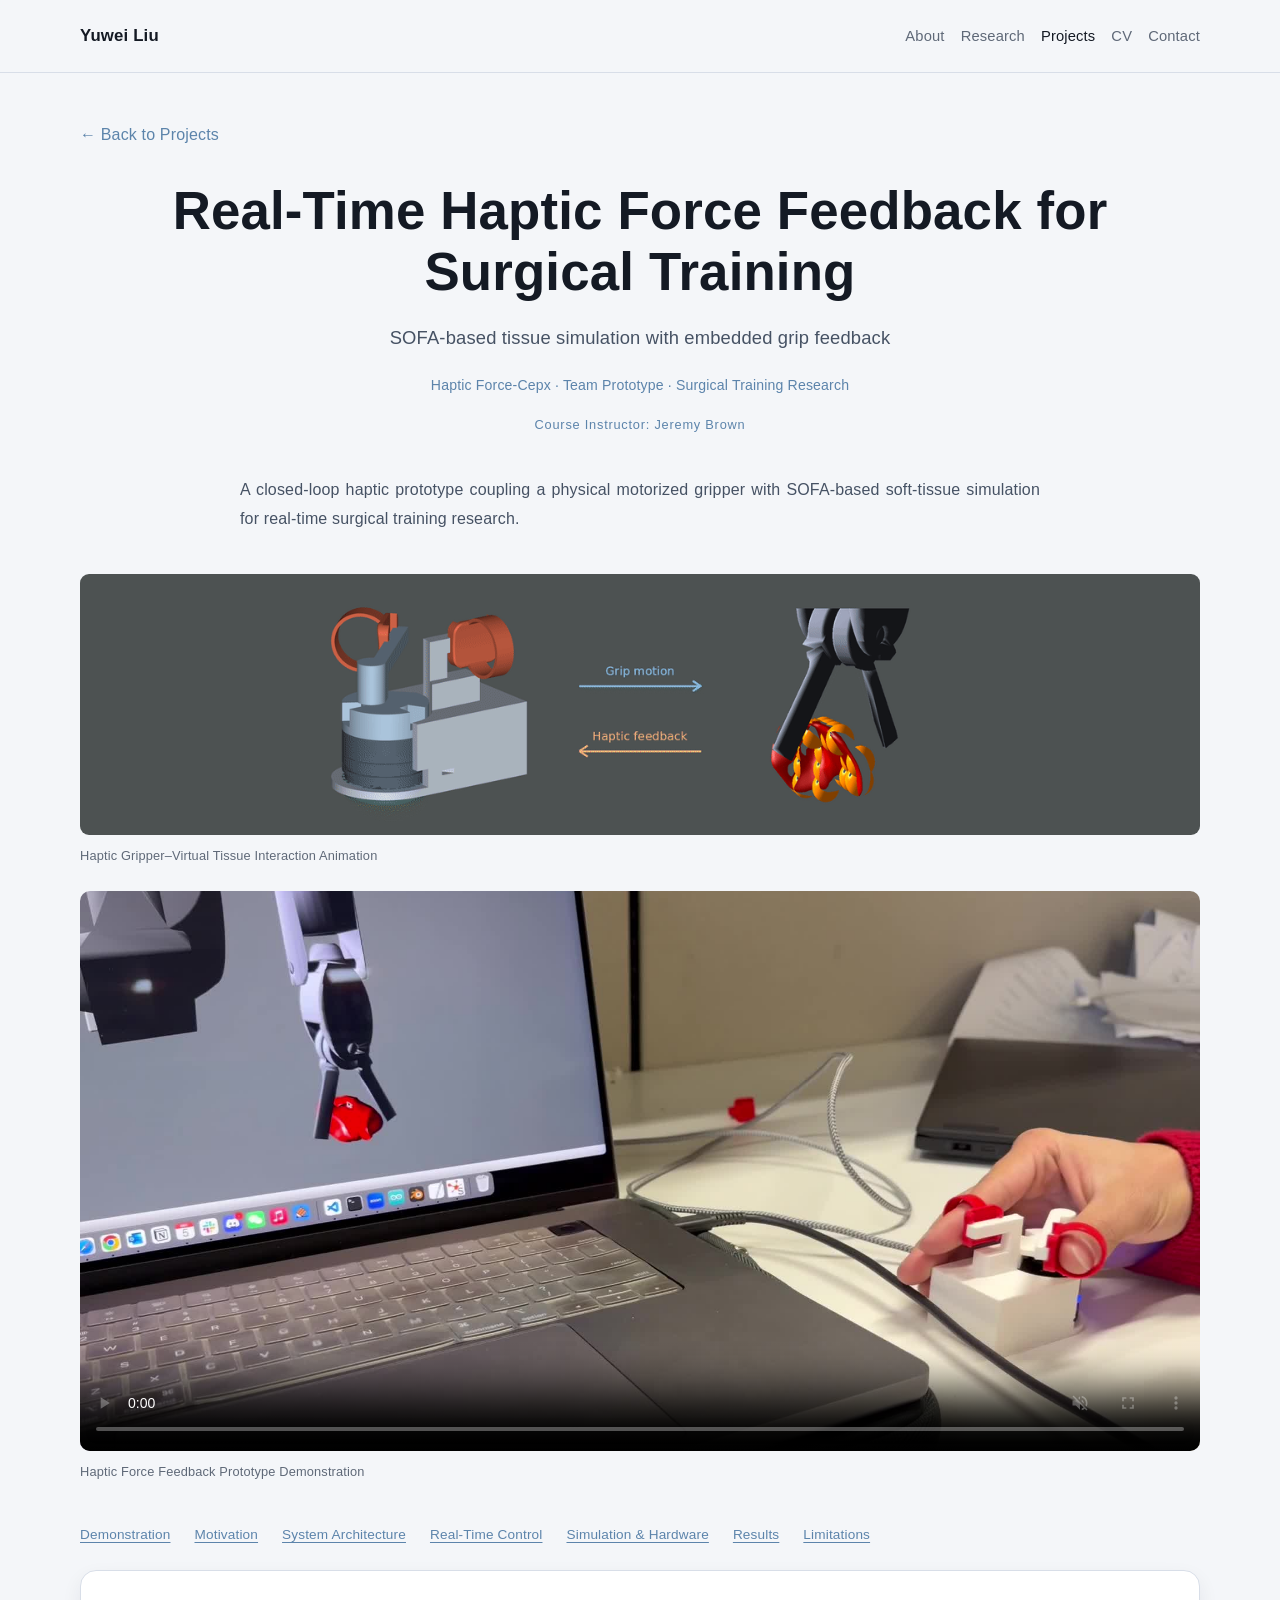
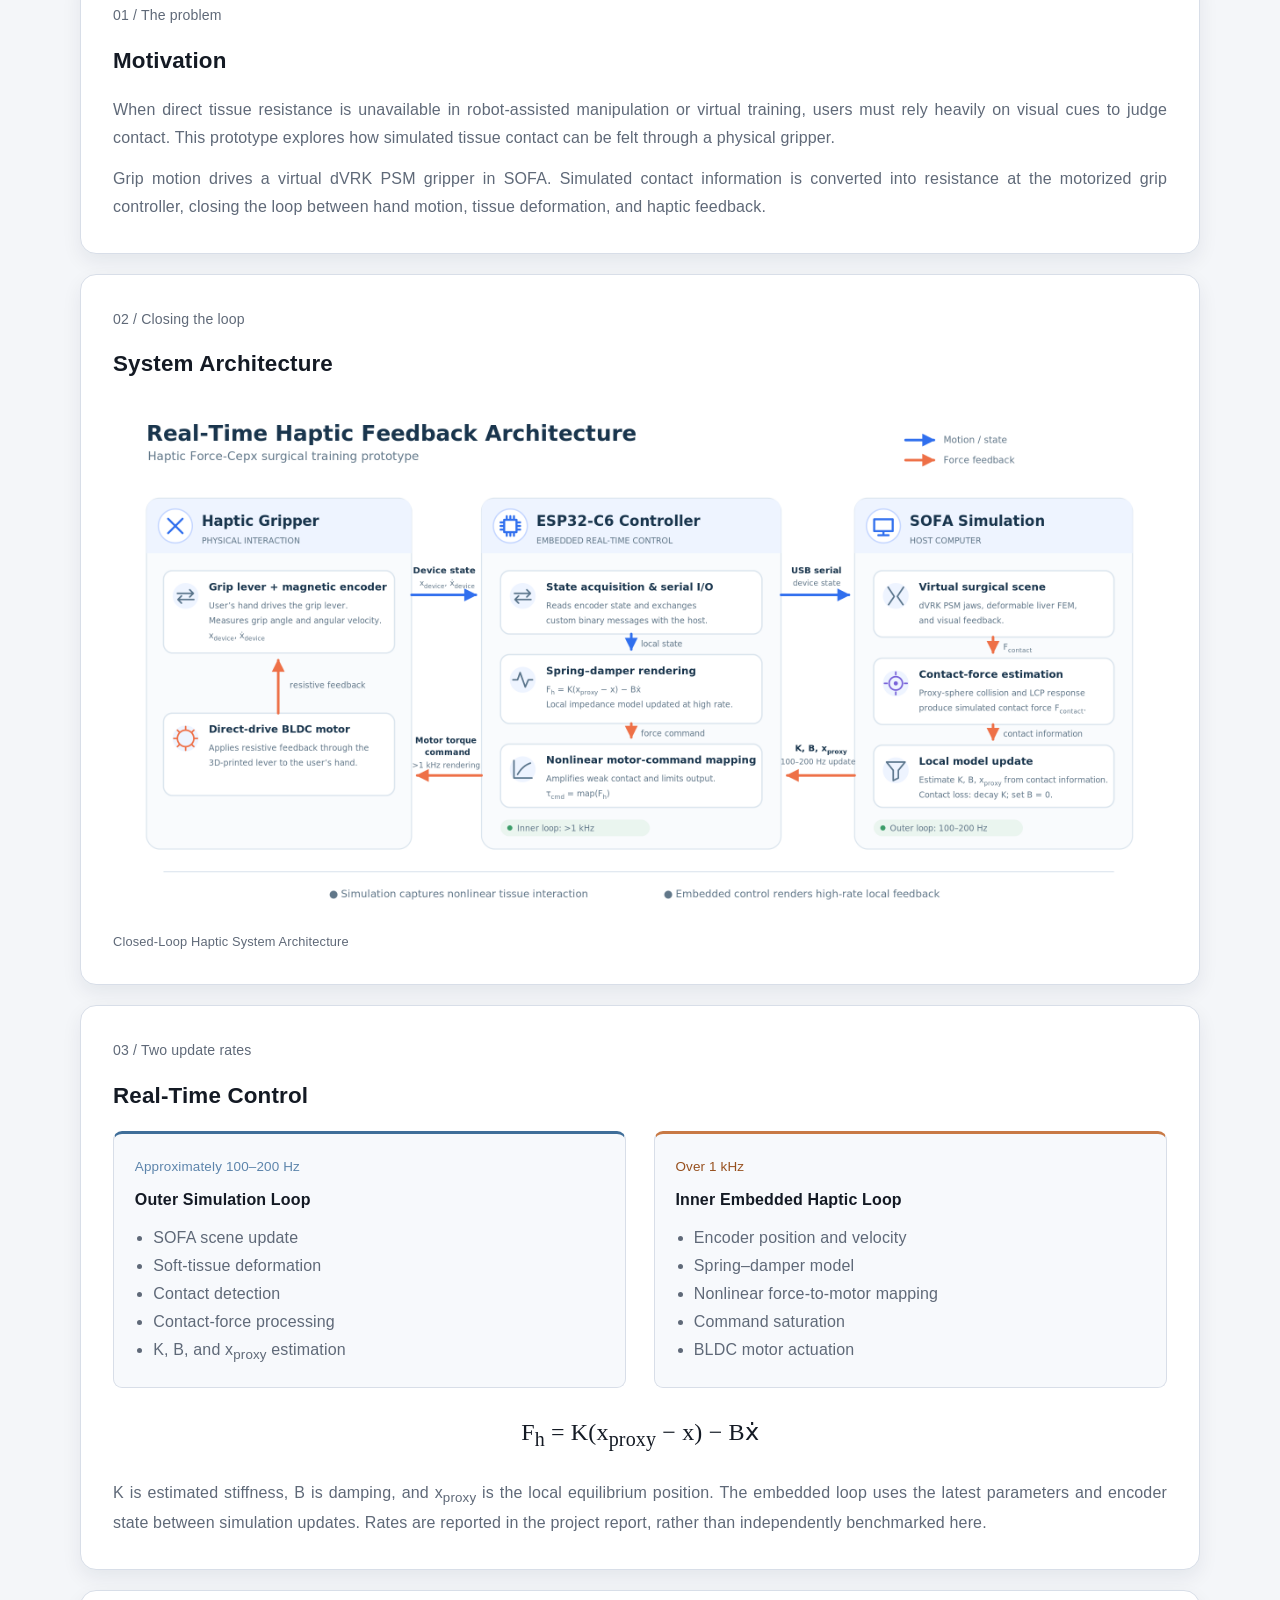
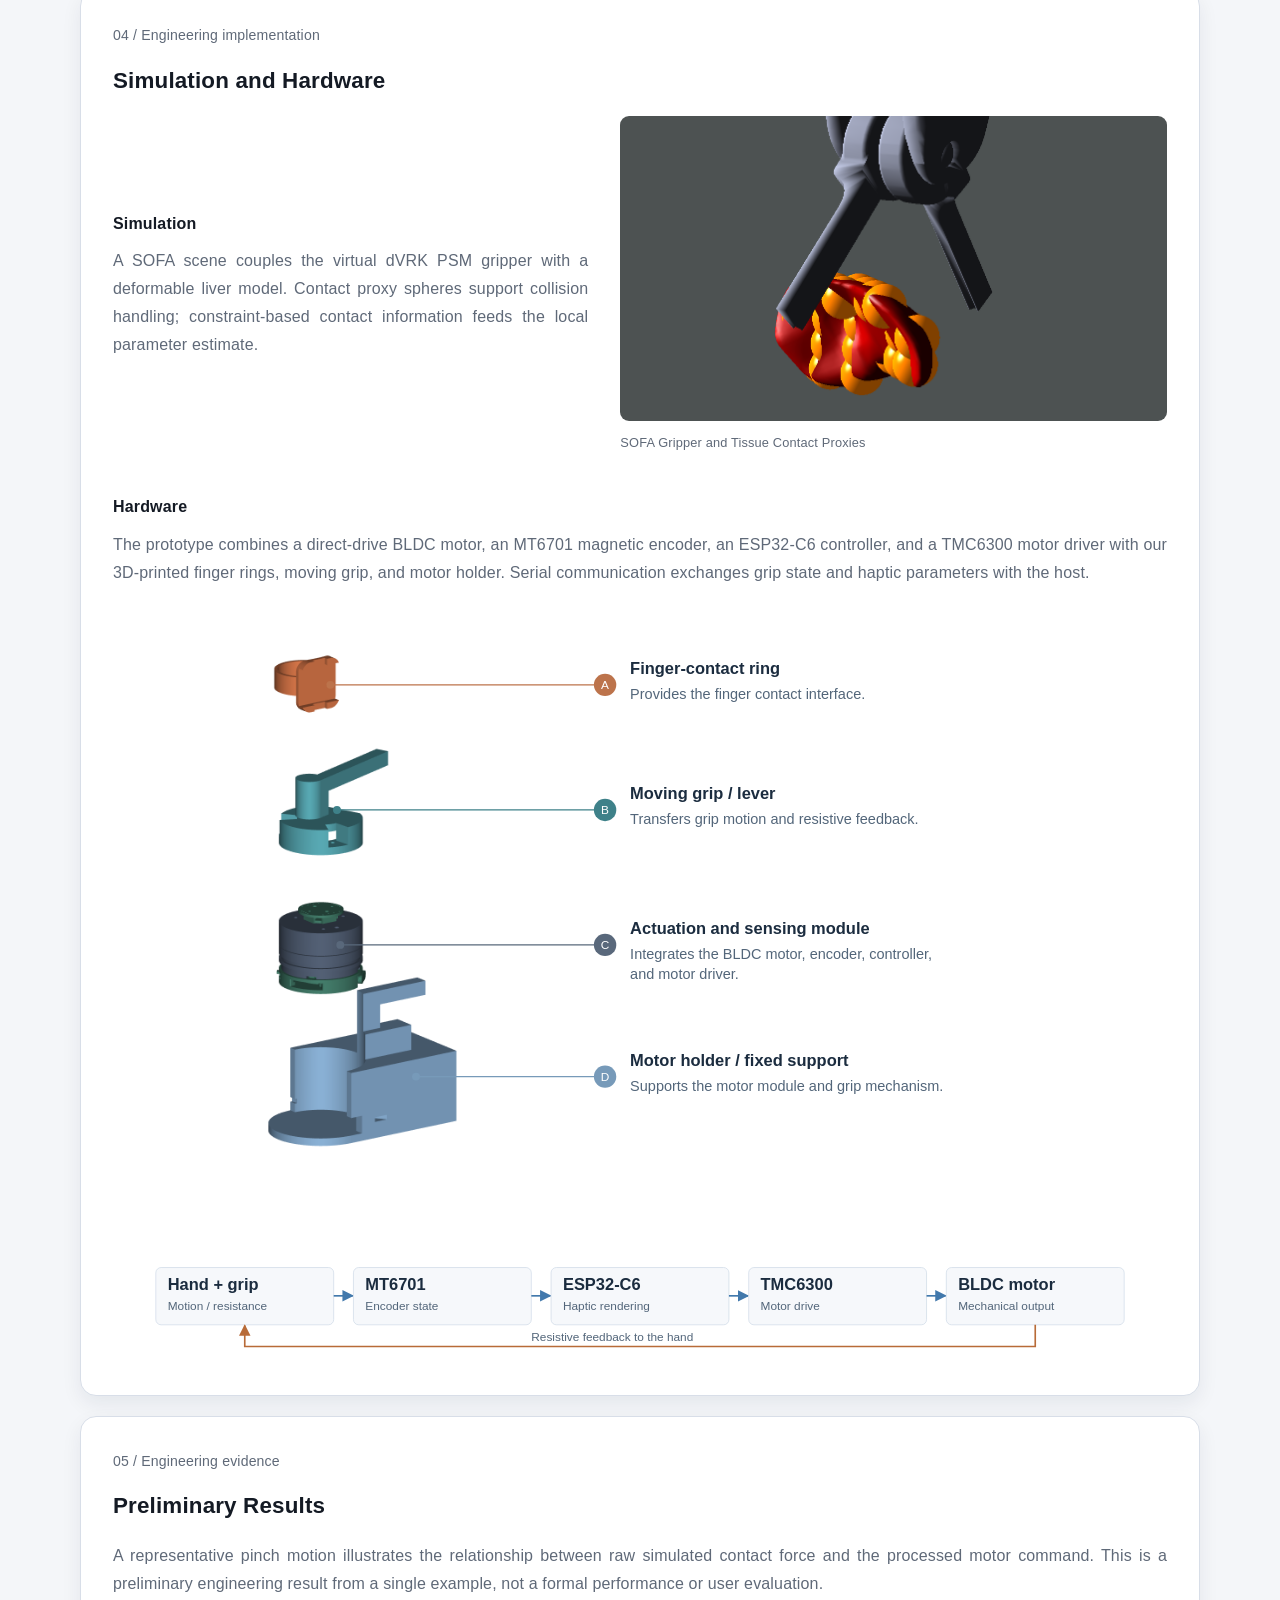
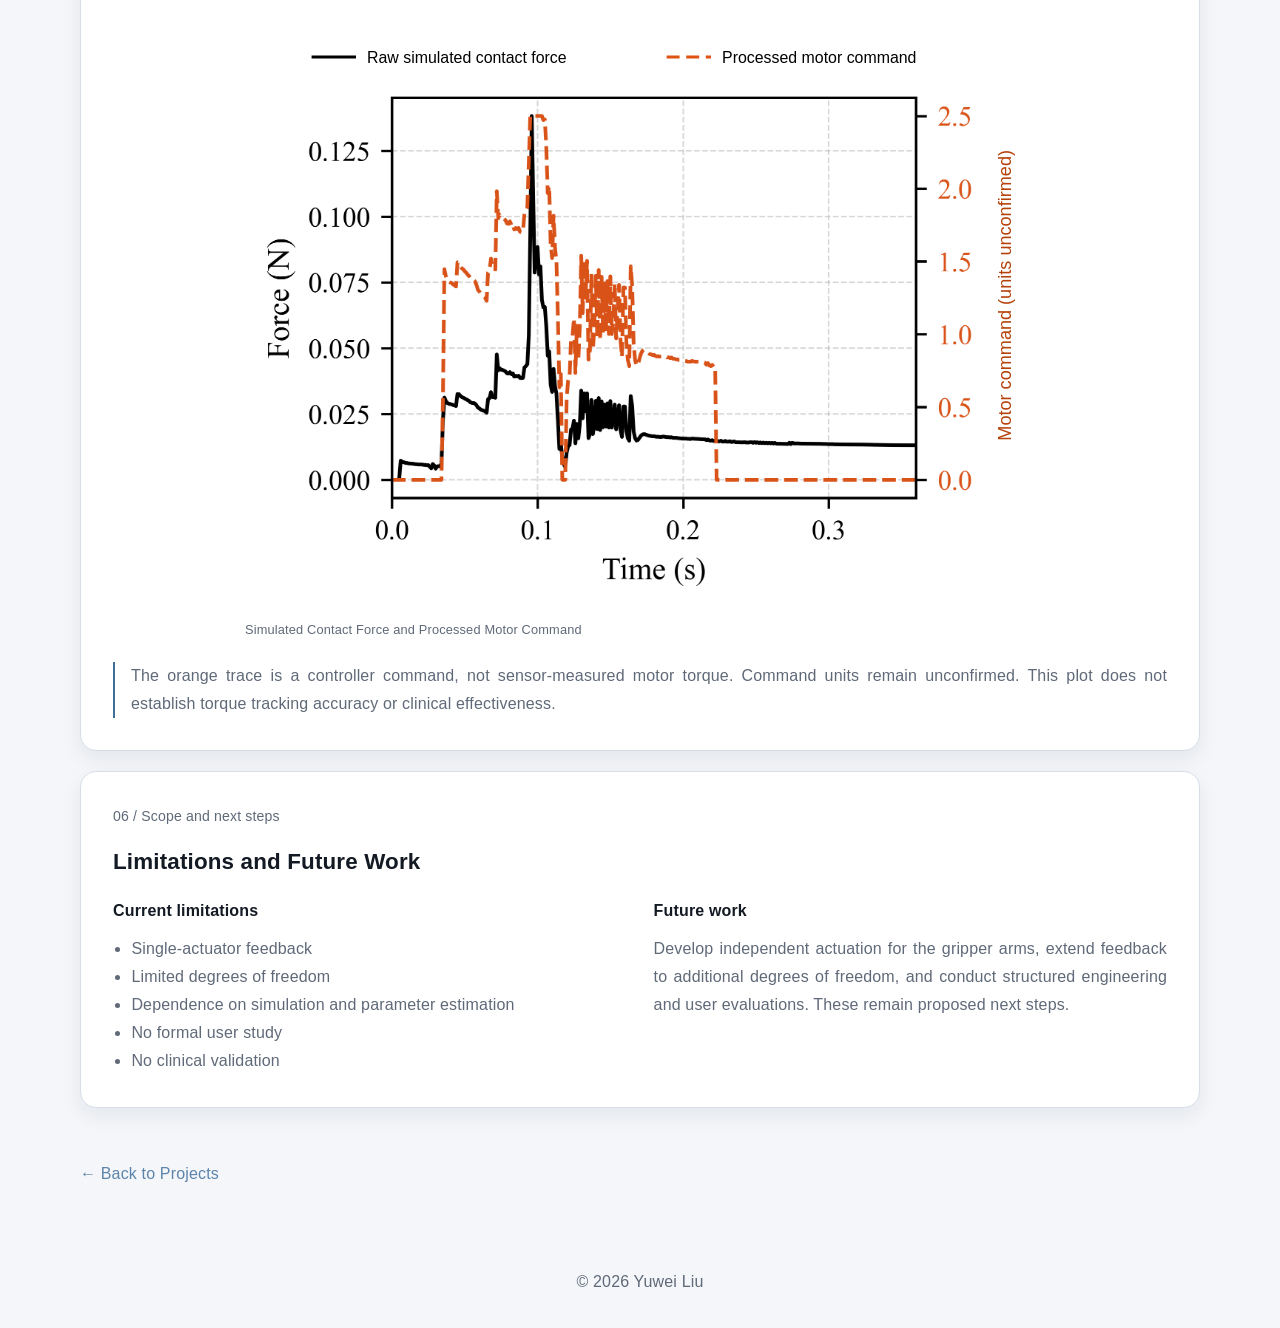
<file: projects/haptic-force-cepx.html>
<!DOCTYPE html>
<html lang="en">
<head>
  <meta charset="UTF-8" />
  <meta name="viewport" content="width=device-width, initial-scale=1.0" />
  <meta name="description" content="A closed-loop haptic prototype coupling a physical motorized gripper with SOFA-based soft-tissue simulation for surgical training research." />
  <title>Real-Time Haptic Force Feedback for Surgical Training | Yuwei Liu</title>
  <link rel="stylesheet" href="../style.css?v=image-viewer-minimal-20261005" />
  <link rel="stylesheet" href="haptic-force-cepx.css?v=20261002-full-width" />
</head>
<body class="light">
  <header class="site-header">
    <div class="container nav-wrap">
      <a href="../index.html" class="brand">Yuwei Liu</a>
      <nav aria-label="Primary navigation">
        <ul class="nav-links">
          <li><a href="../index.html#about">About</a></li>
          <li><a href="../index.html#research">Research</a></li>
          <li><a href="../projects.html" aria-current="page">Projects</a></li>
          <li><a href="../assets/pdf/Yuwei_s_Resume.pdf" target="_blank" rel="noopener noreferrer">CV</a></li>
          <li><a href="../index.html#contact">Contact</a></li>
        </ul>
      </nav>

    </div>
  </header>

  <main class="container project-page haptic-page" id="main-content">
    <a href="../projects.html" class="back-link">← Back to Projects</a>
    <section class="haptic-hero" aria-labelledby="project-title">
      <div>
        <h1 id="project-title">Real-Time Haptic Force Feedback for Surgical Training</h1>
        <p class="haptic-subtitle">SOFA-based tissue simulation with embedded grip feedback</p>
        <p class="eyebrow">Haptic Force-Cepx · Team Prototype · Surgical Training Research</p>
        <p class="haptic-tutor">Course Instructor: Jeremy Brown</p>
        <p class="project-overview">A closed-loop haptic prototype coupling a physical motorized gripper with SOFA-based soft-tissue simulation for real-time surgical training research.</p>

      </div>
      <figure class="haptic-figure hero-figure"><div class="hero-animation"><img src="../assets/projects/Haptic/cover-wide.gif" width="1008" height="314" fetchpriority="high" alt="Animated CAD gripper and illustrative virtual tissue scene opening and closing together, with grip motion and haptic feedback arrows"/></div><figcaption>Haptic Gripper–Virtual Tissue Interaction Animation</figcaption></figure>
    </section>

    <section class="hero-demonstration" id="demonstration" aria-label="Demonstration">
      <figure class="haptic-figure"><video controlsList="nodownload" class="haptic-video" autoplay muted loop playsinline controls preload="metadata" poster="../assets/projects/Haptic/demo-poster.jpg" width="1920" height="1080" aria-label="Recorded demonstration of the physical haptic gripper and SOFA simulation"><source src="../assets/projects/Haptic/demo-silent.mp4" type="video/mp4"/>Your browser does not support embedded video.</video><figcaption>Haptic Force Feedback Prototype Demonstration</figcaption></figure>
    </section>
    <nav class="haptic-section-nav" aria-label="Project sections">
      <a href="#demonstration">Demonstration</a><a href="#motivation">Motivation</a><a href="#architecture">System Architecture</a><a href="#control">Real-Time Control</a><a href="#implementation">Simulation &amp; Hardware</a><a href="#results">Results</a><a href="#limitations">Limitations</a>
    </nav>

    <section class="section" aria-labelledby="motivation"><p class="eyebrow">01 / The problem</p><h2 id="motivation">Motivation</h2>
      <p>When direct tissue resistance is unavailable in robot-assisted manipulation or virtual training, users must rely heavily on visual cues to judge contact. This prototype explores how simulated tissue contact can be felt through a physical gripper.</p>
      <p>Grip motion drives a virtual dVRK PSM gripper in SOFA. Simulated contact information is converted into resistance at the motorized grip controller, closing the loop between hand motion, tissue deformation, and haptic feedback.</p>

    </section>
    <section class="section" aria-labelledby="architecture"><p class="eyebrow">02 / Closing the loop</p><h2 id="architecture">System Architecture</h2>
      <figure class="haptic-figure diagram-figure"><a href="../assets/projects/Haptic/system-architecture-revised.png?v=icons" target="_blank" rel="noopener noreferrer" aria-label="Open full-size system architecture diagram"><img src="../assets/projects/Haptic/system-architecture-revised.png?v=icons" width="2400" height="1180" loading="lazy" alt="Closed loop: user and magnetic encoder send grip state through ESP32-C6 to the SOFA dVRK PSM and deformable liver; contact estimation returns K, B, and proxy position to embedded spring–damper rendering, motor command, BLDC motor, and user feedback"/></a><figcaption>Closed-Loop Haptic System Architecture</figcaption></figure>
    </section>
    <section class="section" aria-labelledby="control"><p class="eyebrow">03 / Two update rates</p><h2 id="control">Real-Time Control</h2>
      <div class="haptic-columns"><article class="loop-card"><p class="loop-rate">Approximately 100–200 Hz</p><h3>Outer Simulation Loop</h3><ul><li>SOFA scene update</li><li>Soft-tissue deformation</li><li>Contact detection</li><li>Contact-force processing</li><li>K, B, and x<sub>proxy</sub> estimation</li></ul></article><article class="loop-card feedback-loop"><p class="loop-rate">Over 1 kHz</p><h3>Inner Embedded Haptic Loop</h3><ul><li>Encoder position and velocity</li><li>Spring–damper model</li><li>Nonlinear force-to-motor mapping</li><li>Command saturation</li><li>BLDC motor actuation</li></ul></article></div>
      <div class="haptic-equation" aria-label="F h equals K times x proxy minus x, minus B times x dot">F<sub>h</sub> = K(x<sub>proxy</sub> − x) − Bẋ</div>
      <p>K is estimated stiffness, B is damping, and x<sub>proxy</sub> is the local equilibrium position. The embedded loop uses the latest parameters and encoder state between simulation updates. Rates are reported in the project report, rather than independently benchmarked here.</p>
    </section>
    <section class="section" aria-labelledby="implementation"><p class="eyebrow">04 / Engineering implementation</p><h2 id="implementation">Simulation and Hardware</h2>
      <div class="simulation-row">
        <article><h3>Simulation</h3><p>A SOFA scene couples the virtual dVRK PSM gripper with a deformable liver model. Contact proxy spheres support collision handling; constraint-based contact information feeds the local parameter estimate.</p></article>
        <figure class="haptic-figure"><img src="../assets/projects/Haptic/simulation-contact-proxy.png" width="1099" height="614" loading="lazy" alt="SOFA virtual PSM gripper above deformable tissue represented by red and yellow contact proxy spheres"/><figcaption>SOFA Gripper and Tissue Contact Proxies</figcaption></figure>
      </div>
      <article class="hardware-description"><h3>Hardware</h3><p>The prototype combines a direct-drive BLDC motor, an MT6701 magnetic encoder, an ESP32-C6 controller, and a TMC6300 motor driver with our 3D-printed finger rings, moving grip, and motor holder. Serial communication exchanges grip state and haptic parameters with the host.</p></article>
      <figure class="haptic-figure hardware-analysis-figure"><a href="../assets/projects/Haptic/hardware-components.svg?v=horizontal" target="_blank" rel="noopener noreferrer" aria-label="Open full-size hardware analysis diagram"><img src="../assets/projects/Haptic/hardware-components.svg?v=horizontal" width="1600" height="1130" loading="lazy" alt="Separated CAD views of our 3D-printed finger ring, moving grip, motor holder, and LILYGO T-Knob module, with a functional encoder-controller-driver-motor feedback diagram; component spacing is illustrative"/></a></figure>
    </section>
    <section class="section" aria-labelledby="results"><p class="eyebrow">05 / Engineering evidence</p><h2 id="results">Preliminary Results</h2>
      <p>A representative pinch motion illustrates the relationship between raw simulated contact force and the processed motor command. This is a preliminary engineering result from a single example, not a formal performance or user evaluation.</p>
      <figure class="haptic-figure result-figure"><a href="../assets/projects/Haptic/force-command.svg" target="_blank" rel="noopener noreferrer" aria-label="Open full-size force and command plot"><img src="../assets/projects/Haptic/force-command.svg" width="2136" height="1591" loading="lazy" alt="Representative pinch trace: black raw simulated contact force and orange dashed processed motor command rise near contact and fall afterward; the command returns to zero while simulated force remains nonzero"/></a><figcaption>Simulated Contact Force and Processed Motor Command</figcaption></figure>
      <p class="haptic-note">The orange trace is a controller command, not sensor-measured motor torque. Command units remain unconfirmed. This plot does not establish torque tracking accuracy or clinical effectiveness.</p>
    </section>
    <section class="section" aria-labelledby="limitations"><p class="eyebrow">06 / Scope and next steps</p><h2 id="limitations">Limitations and Future Work</h2>
      <div class="haptic-columns"><article><h3>Current limitations</h3><ul><li>Single-actuator feedback</li><li>Limited degrees of freedom</li><li>Dependence on simulation and parameter estimation</li><li>No formal user study</li><li>No clinical validation</li></ul></article><article><h3>Future work</h3><p>Develop independent actuation for the gripper arms, extend feedback to additional degrees of freedom, and conduct structured engineering and user evaluations. These remain proposed next steps.</p></article></div>
    </section>
    <a href="../projects.html" class="back-link closing-link">← Back to Projects</a>
  </main>

  <footer class="site-footer">
    <p>&copy; 2026 Yuwei Liu</p>
  </footer>

  <button id="back-to-top" class="back-to-top" aria-label="Back to top">↑</button>

  <script src="../script.js?v=video-controls-20261006"></script>
</body>
</html>
</file>
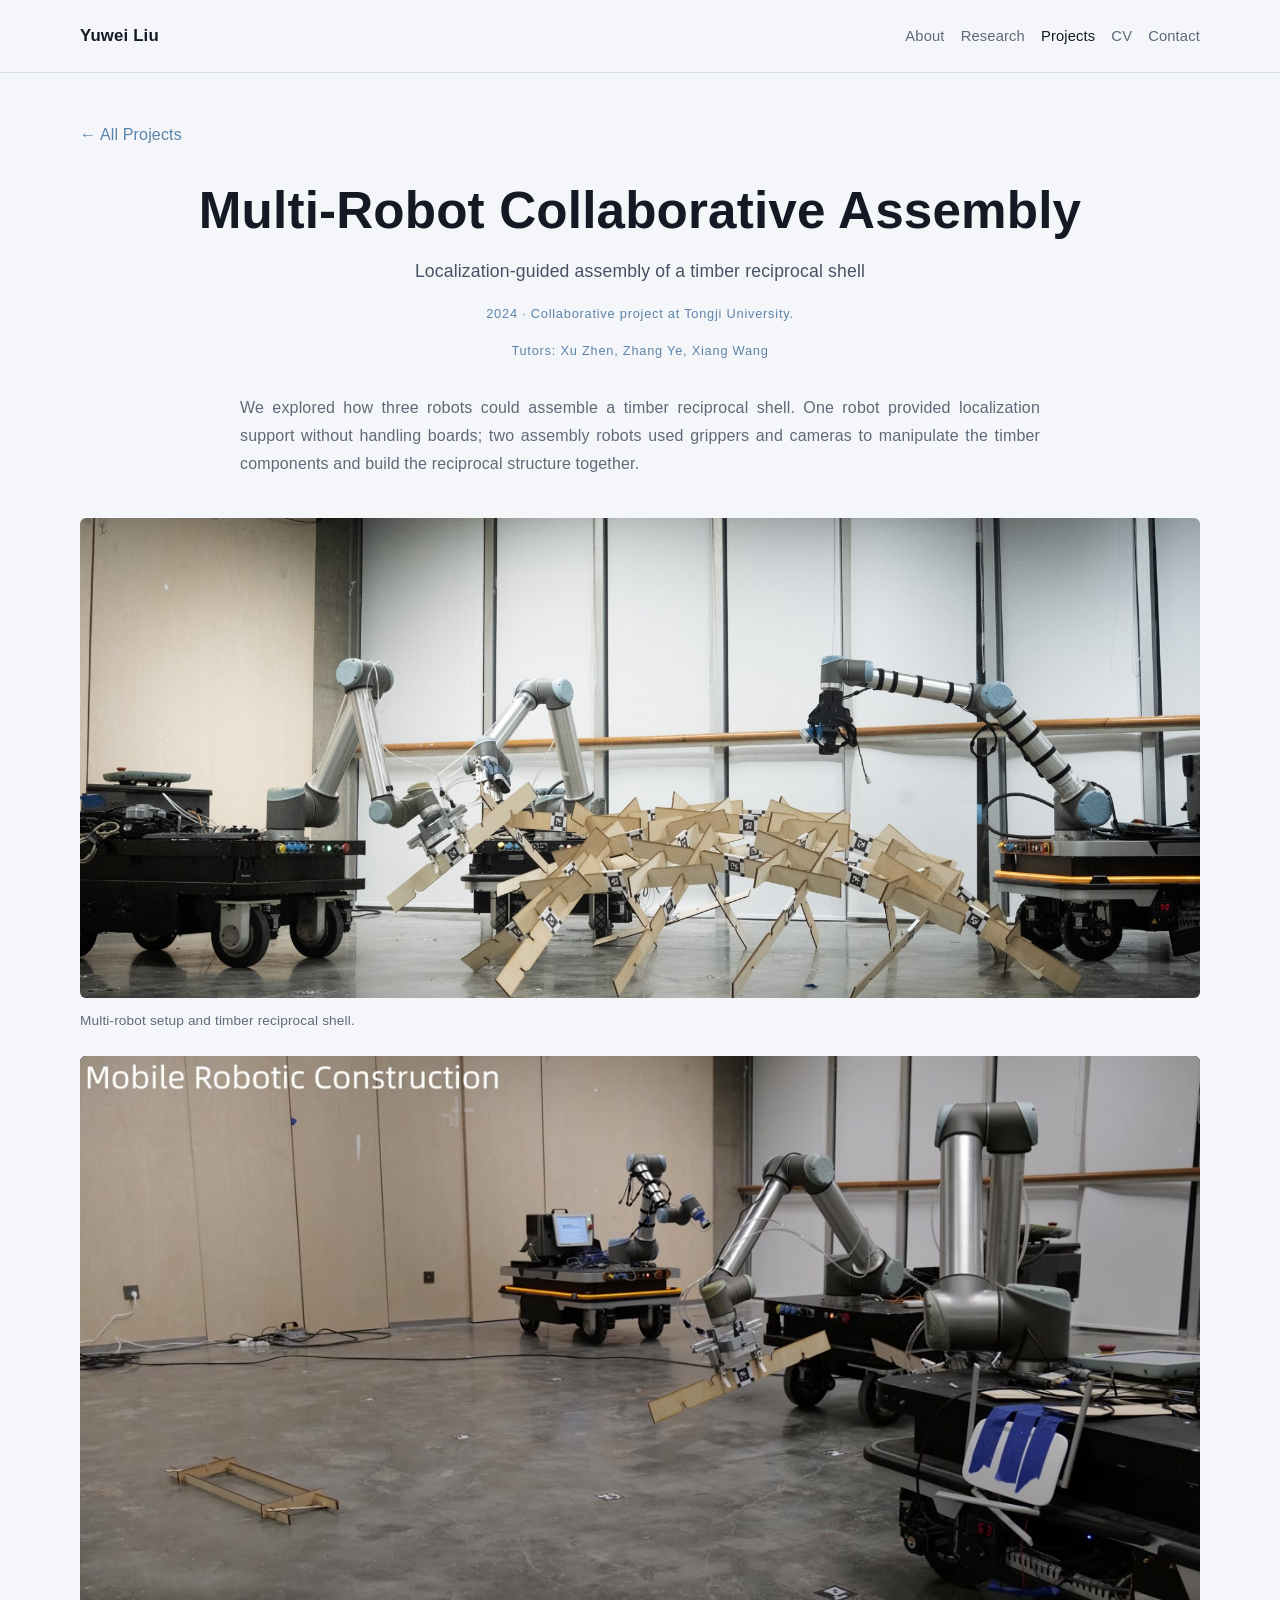
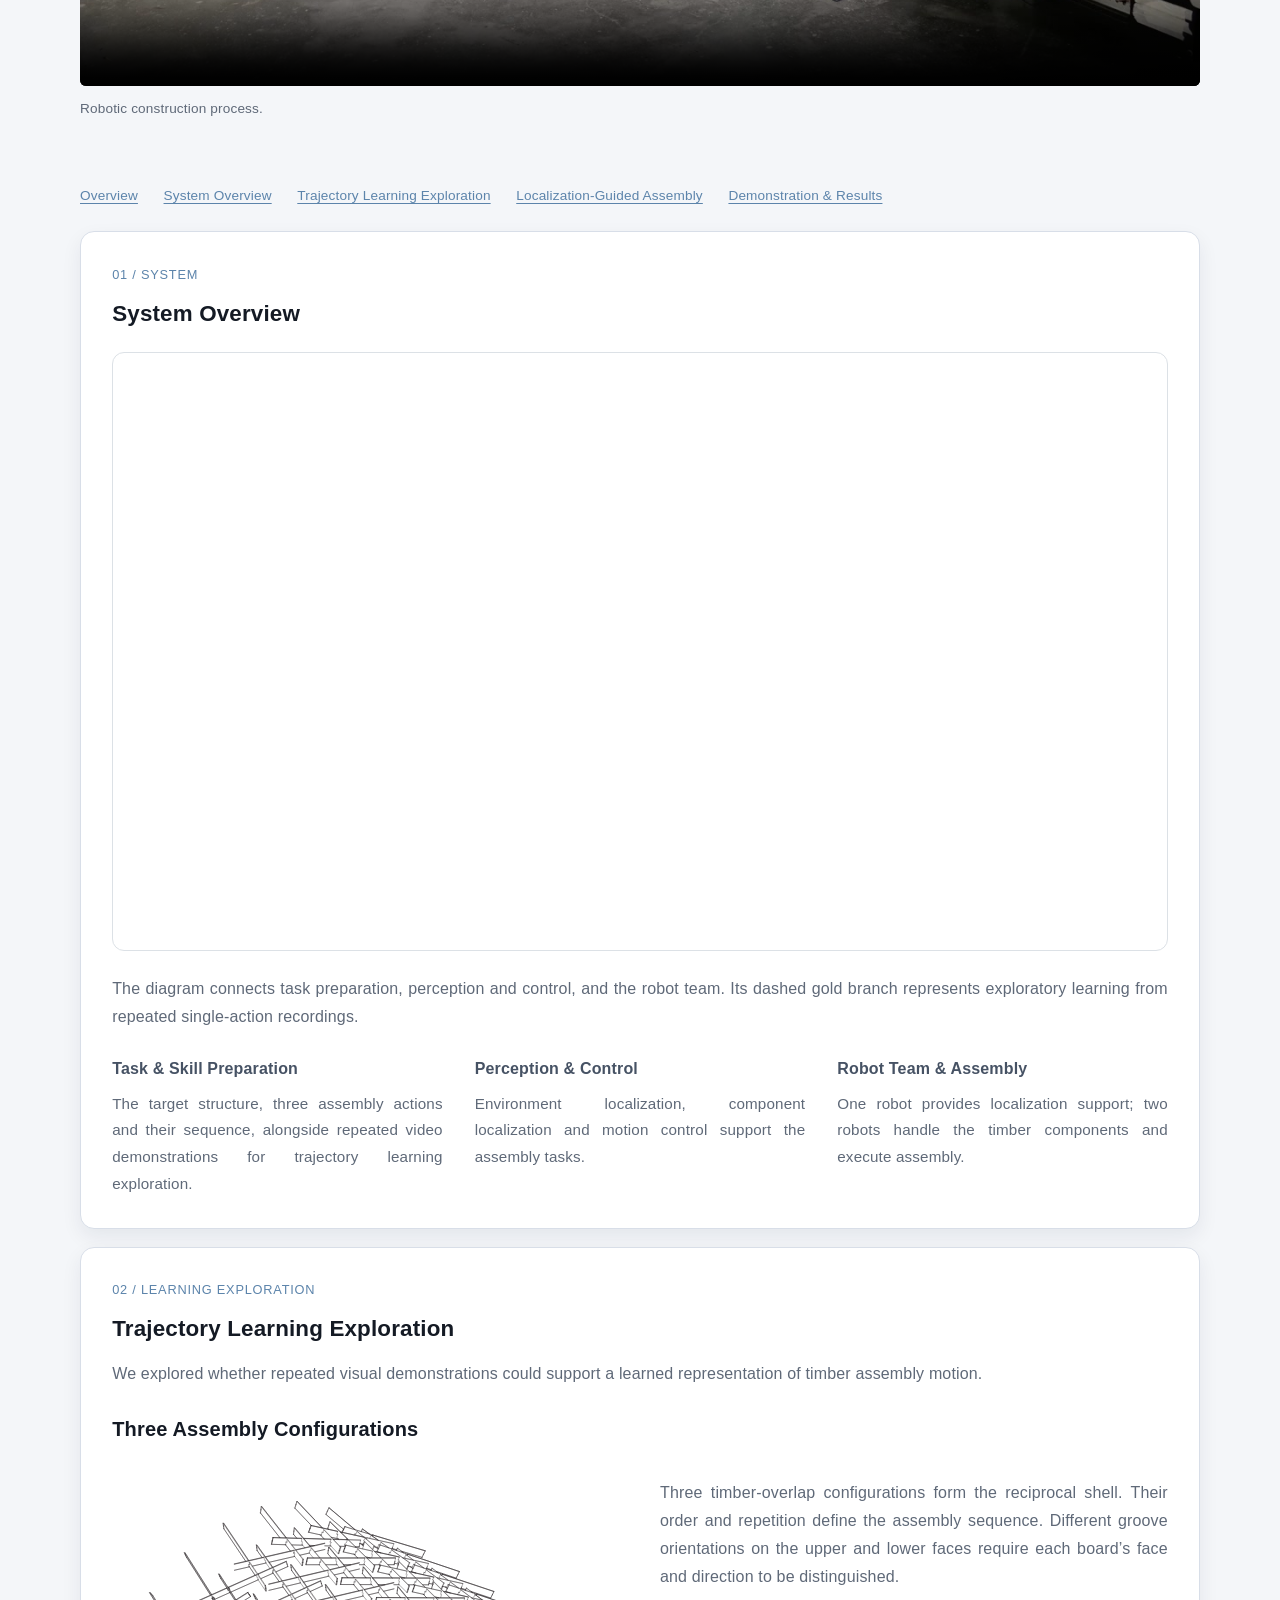
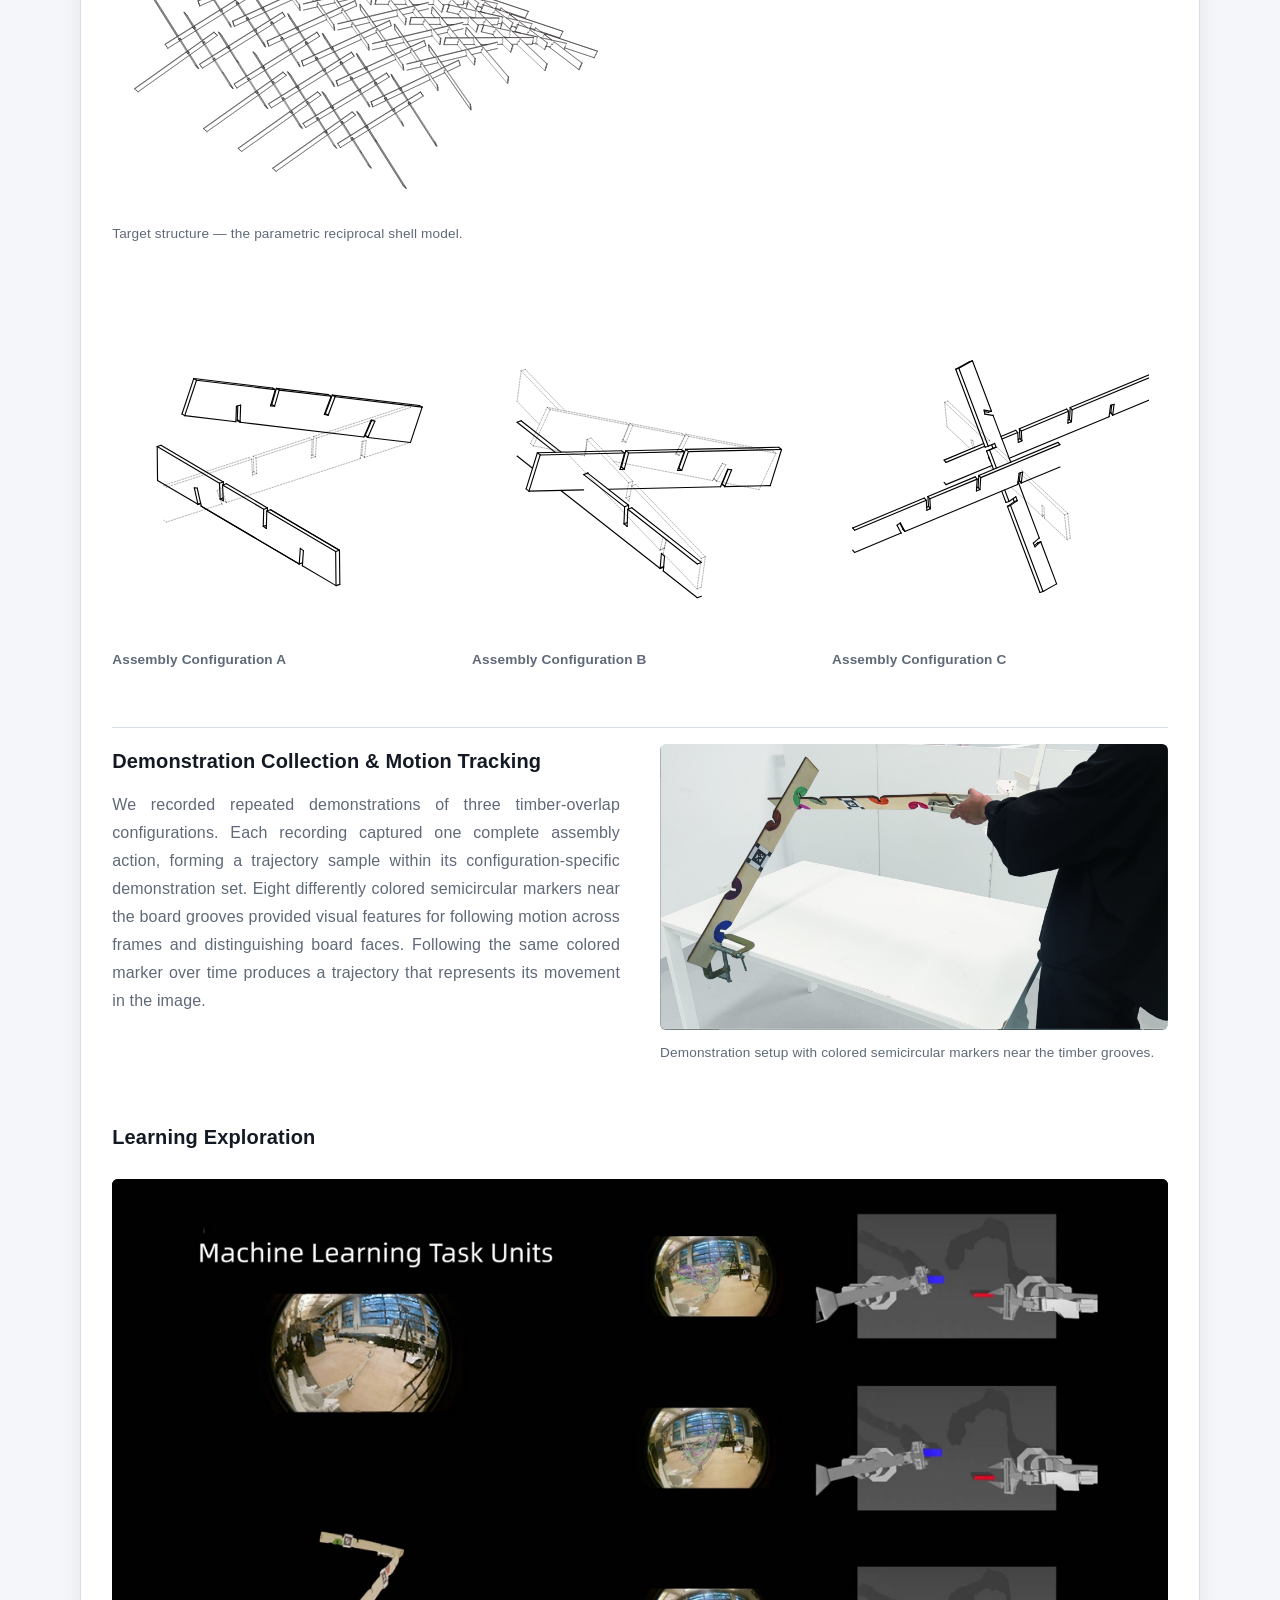
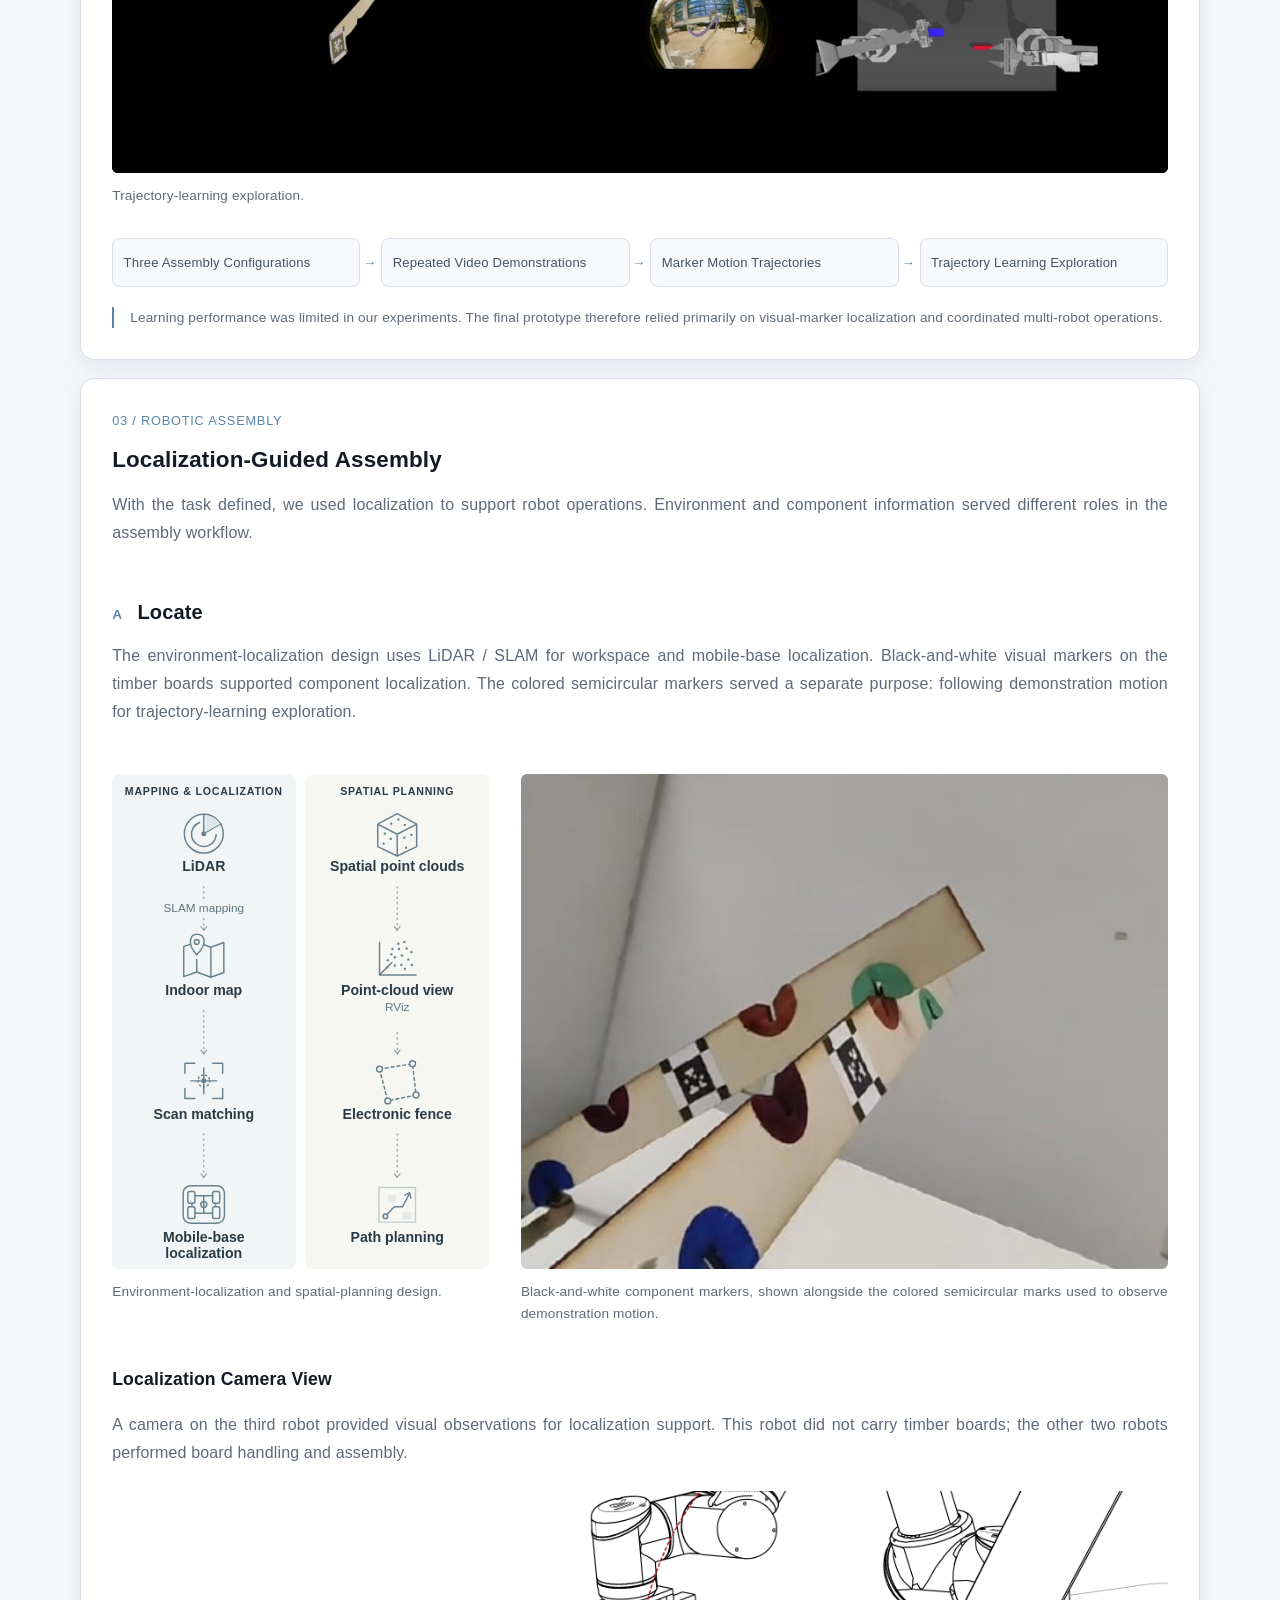
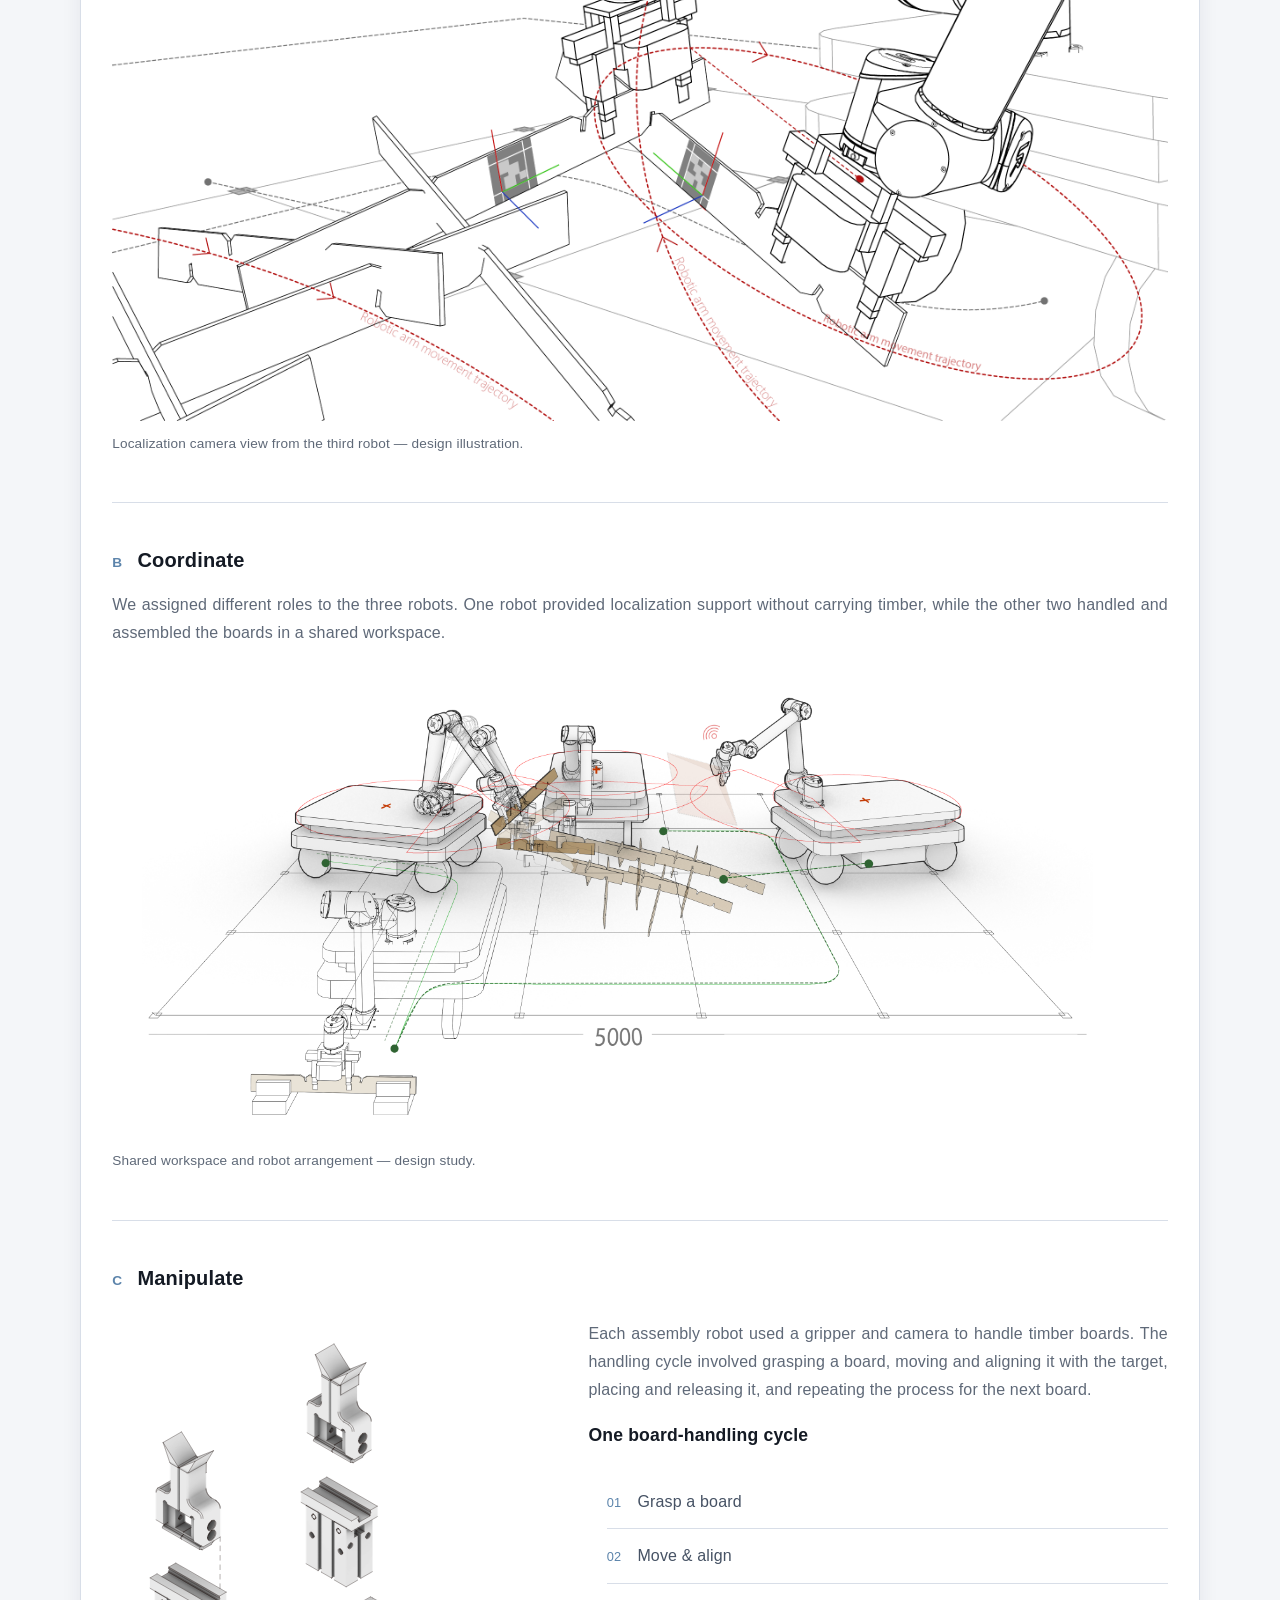
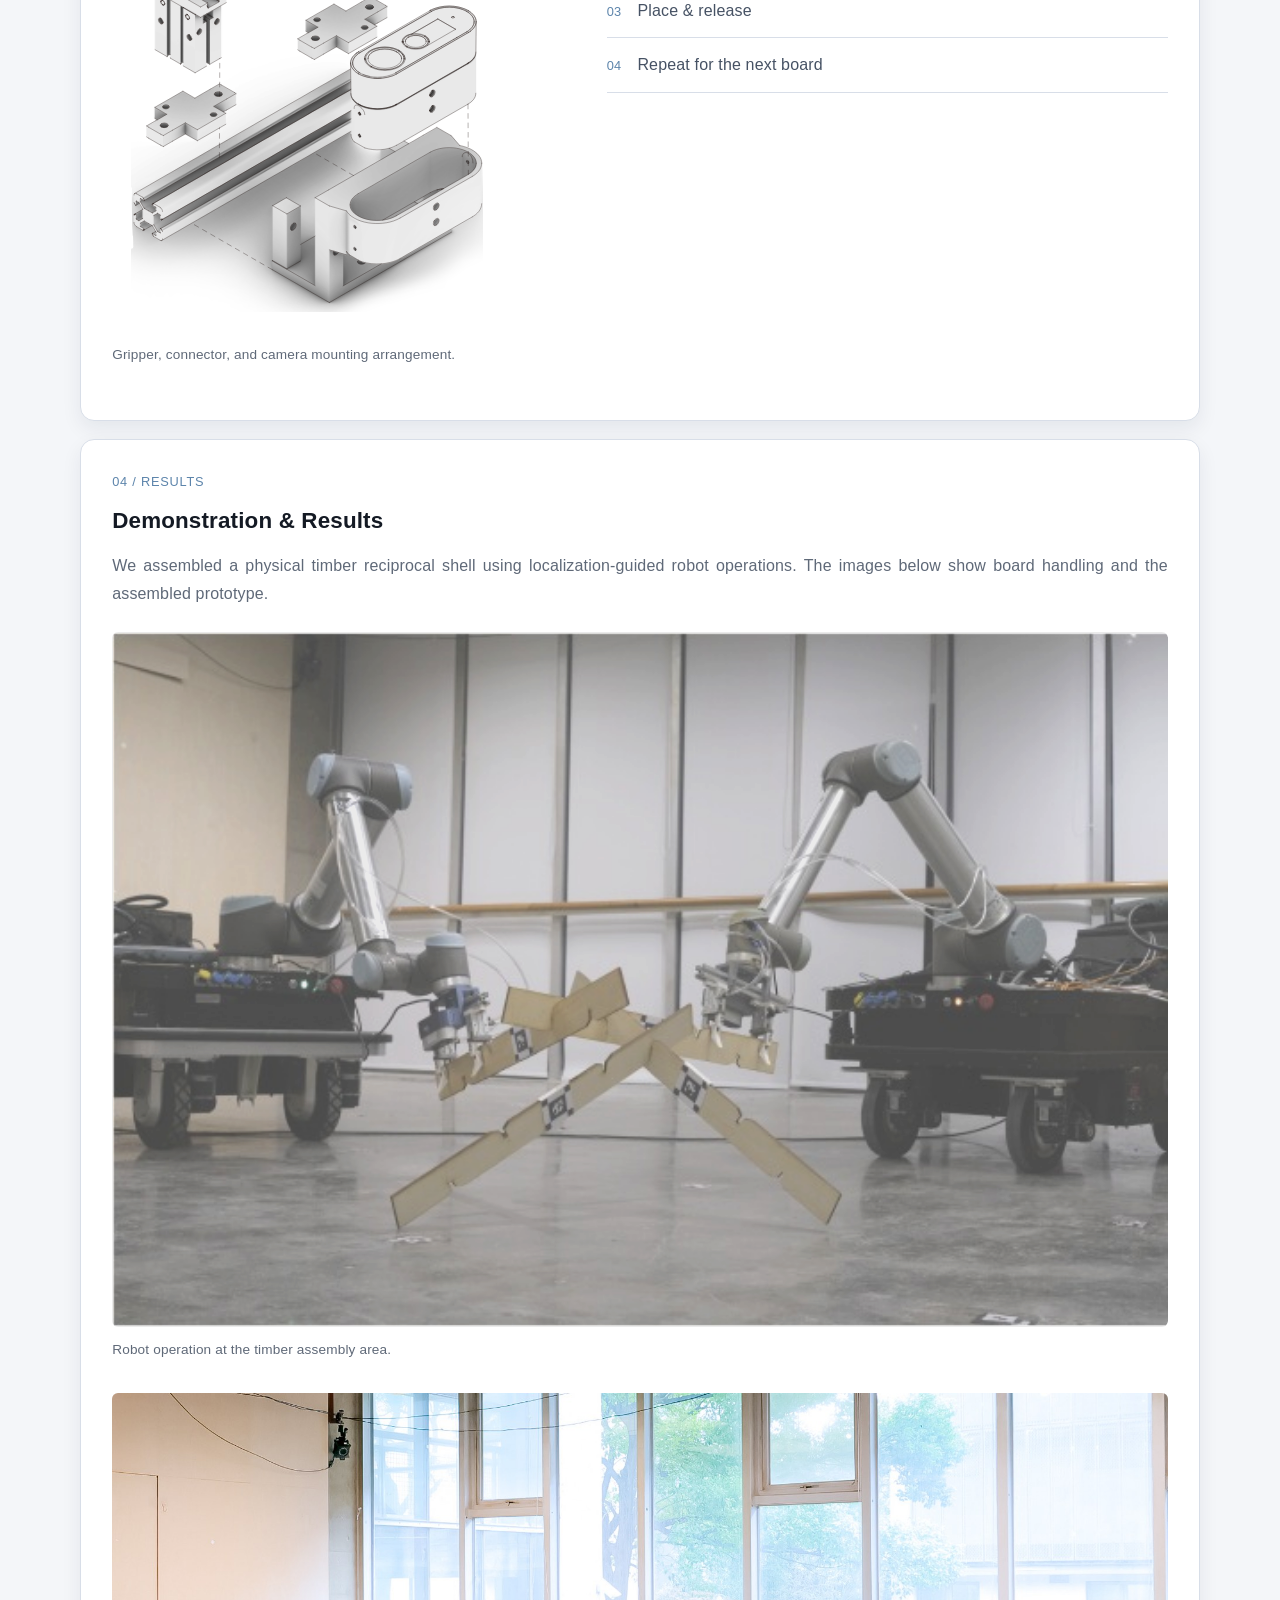
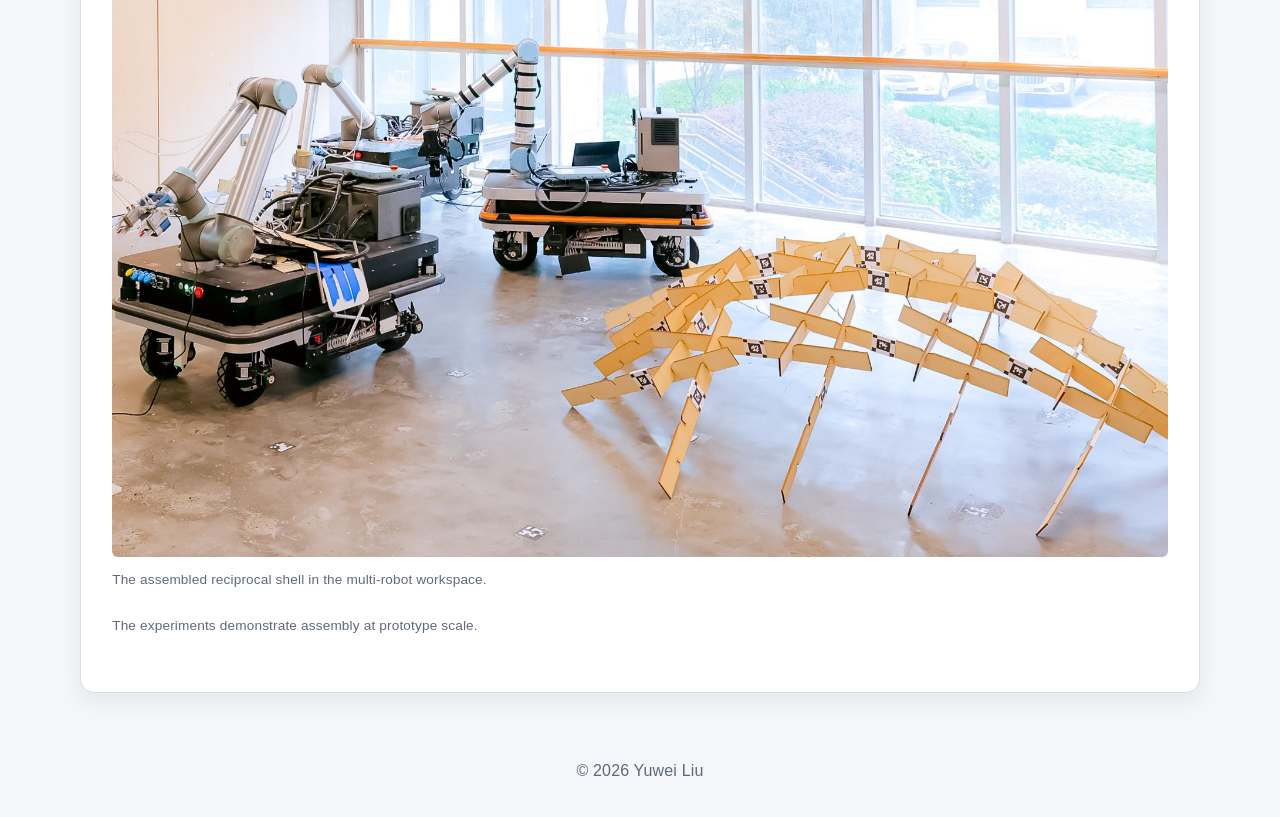
<file: projects/multi-robot-construction.html>
<!DOCTYPE html>
<html lang="en">
<head>
  <meta charset="UTF-8" />
  <meta name="viewport" content="width=device-width, initial-scale=1.0" />
  <meta name="description" content="A collaborative project at Tongji University, 2024. We explored localization and coordinated robot operations to assemble a timber reciprocal shell." />
  <title>Multi-Robot Collaborative Assembly | Yuwei Liu</title>
  <link rel="stylesheet" href="../style.css?v=image-viewer-minimal-20261005" />
  <link rel="stylesheet" href="multi-robot-construction.css?v=trajectory-four-step-20260929" />
</head>
<body class="light">
  <header class="site-header">
    <div class="container nav-wrap">
      <a href="../index.html" class="brand">Yuwei Liu</a>
      <nav aria-label="Primary navigation">
        <ul class="nav-links">
          <li><a href="../index.html#about">About</a></li>
          <li><a href="../index.html#research">Research</a></li>
          <li><a href="../projects.html" aria-current="page">Projects</a></li>
          <li><a href="../assets/pdf/Yuwei_s_Resume.pdf" target="_blank" rel="noopener noreferrer">CV</a></li>
          <li><a href="../index.html#contact">Contact</a></li>
        </ul>
      </nav>

    </div>
  </header>

  <main class="container project-page robot-project">
    <a href="../projects.html" class="back-link">← All Projects</a>
    <header class="robot-hero" id="overview" aria-labelledby="project-title">
      <div class="robot-hero-heading">
        <h1 id="project-title">Multi-Robot Collaborative Assembly</h1>
        <p class="robot-subtitle">Localization-guided assembly of a timber reciprocal shell</p>
        <p class="eyebrow">2024 · Collaborative project at Tongji University.</p>
        <p class="eyebrow">Tutors: Xu Zhen, Zhang Ye, Xiang Wang</p>
      </div>
      <p class="robot-summary">We explored how three robots could assemble a timber reciprocal shell. One robot provided localization support without handling boards; two assembly robots used grippers and cameras to manipulate the timber components and build the reciprocal structure together.</p>
      <figure class="robot-hero-figure"><img src="../assets/projects/Multi-robot%20collaborative%20construction/assembly-overview.jpg" alt="Multi-robot setup and timber reciprocal shell" width="1800" height="771" fetchpriority="high" decoding="async" /><figcaption>Multi-robot setup and timber reciprocal shell.</figcaption></figure>
      <figure class="robot-video" id="assembly-demo">
        <video controlsList="nodownload" controls playsinline preload="none" poster="../assets/projects/Multi-robot%20collaborative%20construction/construction-poster.jpg" width="1920" height="1080" aria-label="Assembly demonstration video">
          <source src="../assets/projects/Multi-robot%20collaborative%20construction/construction.mp4" type="video/mp4" />
          Your browser does not support embedded video.
        </video>
        <figcaption>Robotic construction process.</figcaption>
      </figure>
    </header>

    <nav class="robot-section-nav" aria-label="Project sections">
      <a href="#overview">Overview</a><a href="#system">System Overview</a><a href="#learning">Trajectory Learning Exploration</a><a href="#assembly">Localization-Guided Assembly</a><a href="#results">Demonstration &amp; Results</a>
    </nav>

    <section class="robot-section" id="system" aria-labelledby="system-title">
      <div class="robot-copy"><p class="eyebrow">01 / SYSTEM</p><h2 id="system-title">System Overview</h2></div>
      <figure class="robot-overview-figure">
        <div class="robot-diagram-scroll" role="region" tabindex="0" aria-label="System overview diagram; scroll horizontally on small screens">
          <a href="../assets/projects/Multi-robot%20collaborative%20construction/system-overview-hd.png" aria-label="Open the full-resolution system overview diagram">
            <img src="../assets/projects/Multi-robot%20collaborative%20construction/system-overview-web-2400.webp"
              srcset="../assets/projects/Multi-robot%20collaborative%20construction/system-overview-web-1200.webp 1200w, ../assets/projects/Multi-robot%20collaborative%20construction/system-overview-web-2400.webp 2400w"
              sizes="(max-width: 800px) 1500px, (max-width: 1217px) calc(92vw - 64px), 1056px"
              width="2400" height="1360"
              alt="Three-column system overview: task and skill preparation, perception and control, and robot team and assembly. The solid route connects assembly sequencing and localization to one localization robot and two assembly robots. The dashed gold route marks learning exploration with limited performance."
              loading="lazy" decoding="async" />
          </a>
        </div>
      </figure>
      <p class="robot-copy">The diagram connects task preparation, perception and control, and the robot team. Its dashed gold branch represents exploratory learning from repeated single-action recordings.</p>
      <dl class="robot-system-key">
        <div><dt>Task &amp; Skill Preparation</dt><dd>The target structure, three assembly actions and their sequence, alongside repeated video demonstrations for trajectory learning exploration.</dd></div>
        <div><dt>Perception &amp; Control</dt><dd>Environment localization, component localization and motion control support the assembly tasks.</dd></div>
        <div><dt>Robot Team &amp; Assembly</dt><dd>One robot provides localization support; two robots handle the timber components and execute assembly.</dd></div>
      </dl>
    </section>

    <section class="robot-section" id="learning" aria-labelledby="learning-title">
      <div class="robot-copy"><p class="eyebrow">02 / LEARNING EXPLORATION</p><h2 id="learning-title">Trajectory Learning Exploration</h2><p>We explored whether repeated visual demonstrations could support a learned representation of timber assembly motion.</p></div>
      <h3>Three Assembly Configurations</h3>
      <div class="robot-split">
        <figure class="robot-technical"><a href="../assets/projects/Multi-robot%20collaborative%20construction/structure-model.svg" aria-label="Open full-size image: Parametric reciprocal shell model showing intersecting timber components"><img src="../assets/projects/Multi-robot%20collaborative%20construction/structure-model.svg" alt="Parametric reciprocal shell model showing intersecting timber components" width="544" height="341" loading="lazy" decoding="async" /></a><figcaption>Target structure — the parametric reciprocal shell model.</figcaption></figure>
        <div class="robot-copy"><p>Three timber-overlap configurations form the reciprocal shell. Their order and repetition define the assembly sequence. Different groove orientations on the upper and lower faces require each board’s face and direction to be distinguished.</p></div>
      </div>
      <div class="robot-actions" aria-label="Three timber-overlap configurations">
        <figure class="robot-technical"><a href="../assets/projects/Multi-robot%20collaborative%20construction/assembly-action-a.svg" aria-label="Open full-size image: Assembly Configuration A"><img src="../assets/projects/Multi-robot%20collaborative%20construction/assembly-action-a.svg" alt="Assembly Configuration A" width="195" height="195" loading="lazy" decoding="async" /></a><figcaption>Assembly Configuration A</figcaption></figure>
        <figure class="robot-technical"><a href="../assets/projects/Multi-robot%20collaborative%20construction/assembly-action-b.svg" aria-label="Open full-size image: Assembly Configuration B"><img src="../assets/projects/Multi-robot%20collaborative%20construction/assembly-action-b.svg" alt="Assembly Configuration B" width="198" height="195" loading="lazy" decoding="async" /></a><figcaption>Assembly Configuration B</figcaption></figure>
        <figure class="robot-technical"><a href="../assets/projects/Multi-robot%20collaborative%20construction/assembly-action-c.svg" aria-label="Open full-size image: Assembly Configuration C"><img src="../assets/projects/Multi-robot%20collaborative%20construction/assembly-action-c.svg" alt="Assembly Configuration C" width="195" height="195" loading="lazy" decoding="async" /></a><figcaption>Assembly Configuration C</figcaption></figure>
      </div>
      <div class="robot-split robot-learning">
        <div class="robot-copy"><h3>Demonstration Collection &amp; Motion Tracking</h3><p>We recorded repeated demonstrations of three timber-overlap configurations. Each recording captured one complete assembly action, forming a trajectory sample within its configuration-specific demonstration set. Eight differently colored semicircular markers near the board grooves provided visual features for following motion across frames and distinguishing board faces. Following the same colored marker over time produces a trajectory that represents its movement in the image.</p></div>
        <figure><a href="../assets/projects/Multi-robot%20collaborative%20construction/demonstration-recording.jpg" aria-label="Open full-size image: Manual demonstration of marked timber components"><img src="../assets/projects/Multi-robot%20collaborative%20construction/demonstration-recording.jpg" alt="Manual demonstration of marked timber components" width="1800" height="1016" loading="lazy" decoding="async" /></a><figcaption>Demonstration setup with colored semicircular markers near the timber grooves.</figcaption></figure>
      </div>
      <div class="robot-copy robot-learning-subsection">
        <h3>Learning Exploration</h3>
      </div>
      <figure class="robot-video" id="learning-demo">
        <video controlsList="nodownload" controls playsinline preload="none" poster="../assets/projects/Multi-robot%20collaborative%20construction/machine-learning-poster.jpg" width="1920" height="1080" aria-label="Trajectory-learning exploration video">
          <source src="../assets/projects/Multi-robot%20collaborative%20construction/machine-learning.mp4" type="video/mp4" />
          Your browser does not support embedded video.
        </video>
        <figcaption>Trajectory-learning exploration.</figcaption>
      </figure>
      <ol class="robot-learning-flow" aria-label="Trajectory-learning exploration workflow">
        <li>Three Assembly Configurations</li>
        <li>Repeated Video Demonstrations</li>
        <li>Marker Motion Trajectories</li>
        <li>Trajectory Learning Exploration</li>
      </ol>
      <p class="robot-note robot-learning-limit">Learning performance was limited in our experiments. The final prototype therefore relied primarily on visual-marker localization and coordinated multi-robot operations.</p>
    </section>

    <section class="robot-section" id="assembly" aria-labelledby="assembly-title">
      <div class="robot-copy"><p class="eyebrow">03 / ROBOTIC ASSEMBLY</p><h2 id="assembly-title">Localization-Guided Assembly</h2><p>With the task defined, we used localization to support robot operations. Environment and component information served different roles in the assembly workflow.</p></div>
      <article class="robot-stage" id="perception" aria-labelledby="locate-title">
        <div class="robot-copy"><h3 id="locate-title"><span class="robot-stage-letter">A</span> Locate</h3><p>The environment-localization design uses LiDAR / SLAM for workspace and mobile-base localization. Black-and-white visual markers on the timber boards supported component localization. The colored semicircular markers served a separate purpose: following demonstration motion for trajectory-learning exploration.</p></div>
        <div class="robot-locate-pair">
          <figure class="robot-localization-figure"><a href="../assets/projects/Multi-robot%20collaborative%20construction/environment-localization.svg" aria-label="Open full-size image: Environment-localization and spatial-planning design"><img src="../assets/projects/Multi-robot%20collaborative%20construction/environment-localization.svg" alt="Environment-localization and spatial-planning design" width="680" height="880" loading="lazy" decoding="async" /></a><figcaption>Environment-localization and spatial-planning design.</figcaption></figure>
          <figure class=""><a href="../assets/projects/Multi-robot%20collaborative%20construction/component-markers.jpg" aria-label="Open full-size image: Black-and-white visual markers attached to overlapping timber components"><img src="../assets/projects/Multi-robot%20collaborative%20construction/component-markers.jpg" alt="Black-and-white visual markers attached to overlapping timber components" width="1086" height="830" loading="lazy" decoding="async" /></a><figcaption>Black-and-white component markers, shown alongside the colored semicircular marks used to observe demonstration motion.</figcaption></figure>
        </div>
        <div class="robot-copy" id="localization-camera">
          <h4>Localization Camera View</h4>
          <p>A camera on the third robot provided visual observations for localization support. This robot did not carry timber boards; the other two robots performed board handling and assembly.</p>
        </div>
        <figure><a href="../assets/projects/Multi-robot%20collaborative%20construction/localization-camera-view.png" aria-label="Open full-size illustration: Localization camera-view design"><img src="../assets/projects/Multi-robot%20collaborative%20construction/localization-camera-view.png" alt="Design illustration of the third robot’s camera view, showing grippers, marked boards, and schematic motion paths" width="2400" height="1204" loading="lazy" decoding="async" /></a><figcaption>Localization camera view from the third robot — design illustration.</figcaption></figure>
      </article>
      <article class="robot-stage" id="coordinate" aria-labelledby="coordinate-title">
        <div class="robot-copy"><h3 id="coordinate-title"><span class="robot-stage-letter">B</span> Coordinate</h3><p>We assigned different roles to the three robots. One robot provided localization support without carrying timber, while the other two handled and assembled the boards in a shared workspace.</p></div>
        <figure class="robot-technical robot-workspace"><a href="../assets/projects/Multi-robot%20collaborative%20construction/workspace-study.svg" aria-label="Open full-size image: Design drawing of the multi-robot workspace and timber component arrangement"><img src="../assets/projects/Multi-robot%20collaborative%20construction/workspace-study.svg" alt="Design drawing of the multi-robot workspace and timber component arrangement" width="6048" height="2696" loading="lazy" decoding="async" /></a><figcaption>Shared workspace and robot arrangement — design study.</figcaption></figure>
      </article>
      <article class="robot-stage" id="manipulation" aria-labelledby="manipulate-title">
        <div class="robot-copy"><h3 id="manipulate-title"><span class="robot-stage-letter">C</span> Manipulate</h3></div>
        <div class="robot-hardware">
          <figure class="robot-technical"><a href="../assets/projects/Multi-robot%20collaborative%20construction/end-effector-detail.svg" aria-label="Open full-size image: Exploded drawing of the timber gripper, connector, camera and mounting parts"><img src="../assets/projects/Multi-robot%20collaborative%20construction/end-effector-detail.svg" alt="Exploded drawing of the timber gripper, connector, camera and mounting parts" width="1055" height="1720" loading="lazy" decoding="async" /></a><figcaption>Gripper, connector, and camera mounting arrangement.</figcaption></figure>
          <div>
            <p>Each assembly robot used a gripper and camera to handle timber boards. The handling cycle involved grasping a board, moving and aligning it with the target, placing and releasing it, and repeating the process for the next board.</p>
            <h4>One board-handling cycle</h4>
            <ol class="robot-cycle"><li>Grasp a board</li><li>Move &amp; align</li><li>Place &amp; release</li><li>Repeat for the next board</li></ol>
          </div>
        </div>
      </article>
    </section>

    <section class="robot-section" id="results" aria-labelledby="results-title">
      <div class="robot-copy"><p class="eyebrow">04 / RESULTS</p><h2 id="results-title">Demonstration &amp; Results</h2><p>We assembled a physical timber reciprocal shell using localization-guided robot operations. The images below show board handling and the assembled prototype.</p></div>
      <div class="robot-results">
        <figure class=""><a class="robot-operation-photo" href="../assets/projects/Multi-robot%20collaborative%20construction/robot-operation.jpg" aria-label="Open full-size image: Two robot arms positioned around timber components during assembly"><img src="../assets/projects/Multi-robot%20collaborative%20construction/robot-operation.jpg" alt="Two robot arms positioned around timber components during assembly" width="592" height="390" loading="lazy" decoding="async" /></a><figcaption>Robot operation at the timber assembly area.</figcaption></figure>
        <figure class=""><a href="../assets/projects/Multi-robot%20collaborative%20construction/workshop-prototype.jpg" aria-label="Open full-size image: Multiple robotic arms surrounding the timber reciprocal shell"><img src="../assets/projects/Multi-robot%20collaborative%20construction/workshop-prototype.jpg" alt="Multiple robotic arms surrounding the timber reciprocal shell" width="1800" height="1303" loading="lazy" decoding="async" /></a><figcaption>The assembled reciprocal shell in the multi-robot workspace.</figcaption></figure>
      </div>
      <p class="robot-copy robot-note">The experiments demonstrate assembly at prototype scale.</p>
    </section>

  </main>

  <footer class="site-footer">
    <p>&copy; 2026 Yuwei Liu</p>
  </footer>

  <button id="back-to-top" class="back-to-top" aria-label="Back to top">↑</button>

  <script src="../script.js?v=video-controls-20261006"></script>
</body>
</html>
</file>
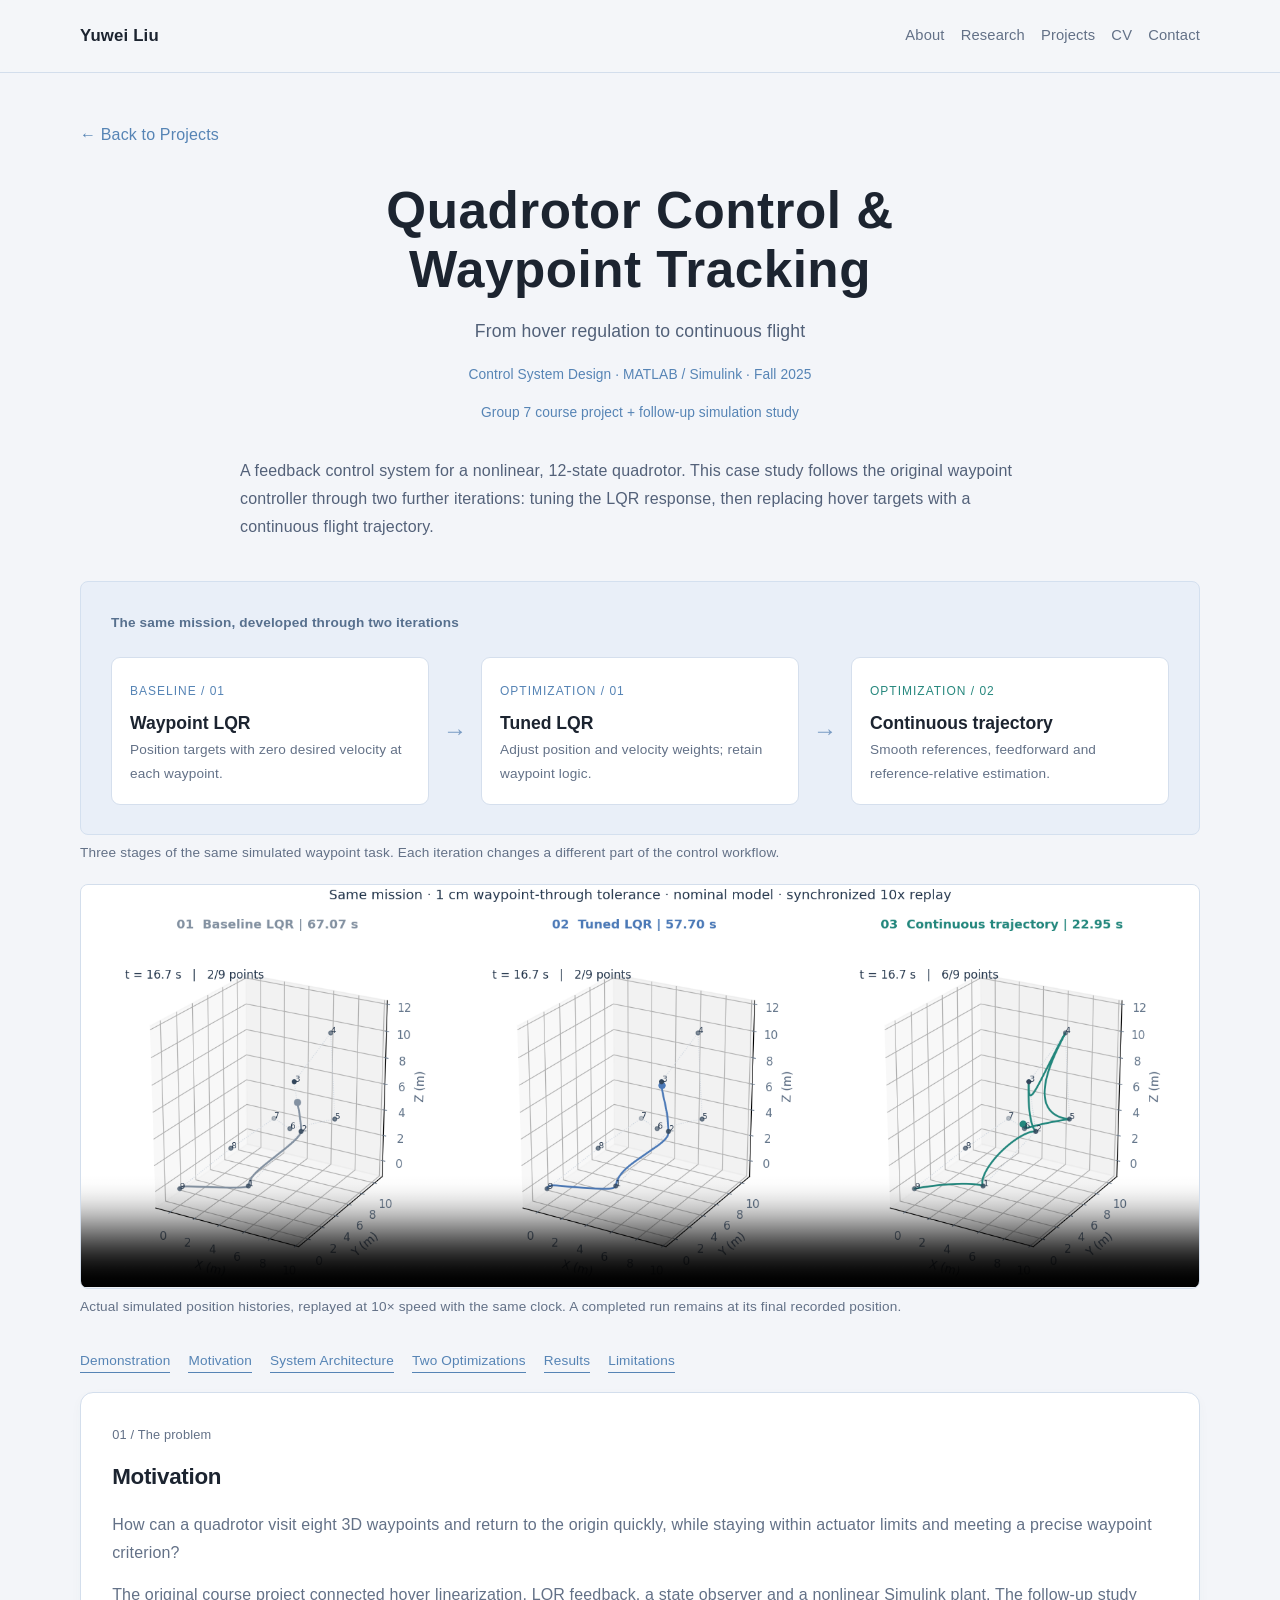
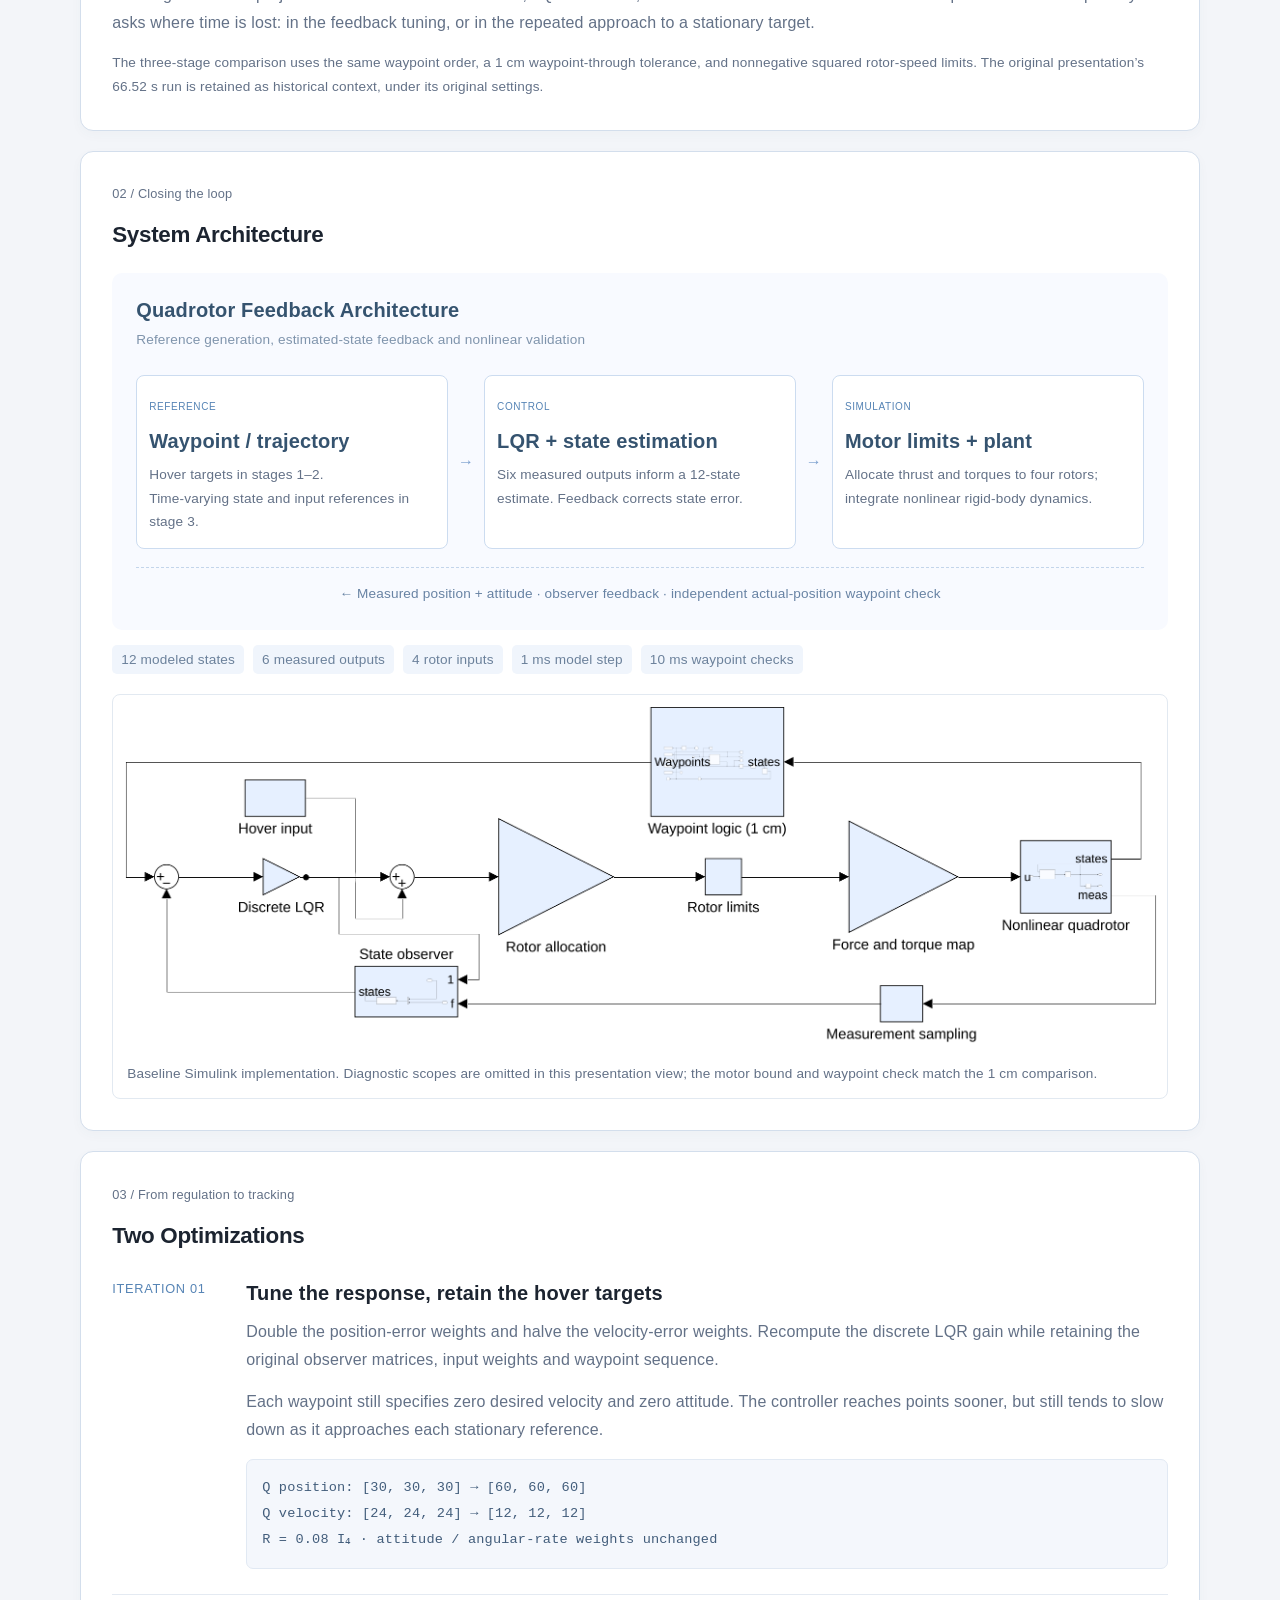
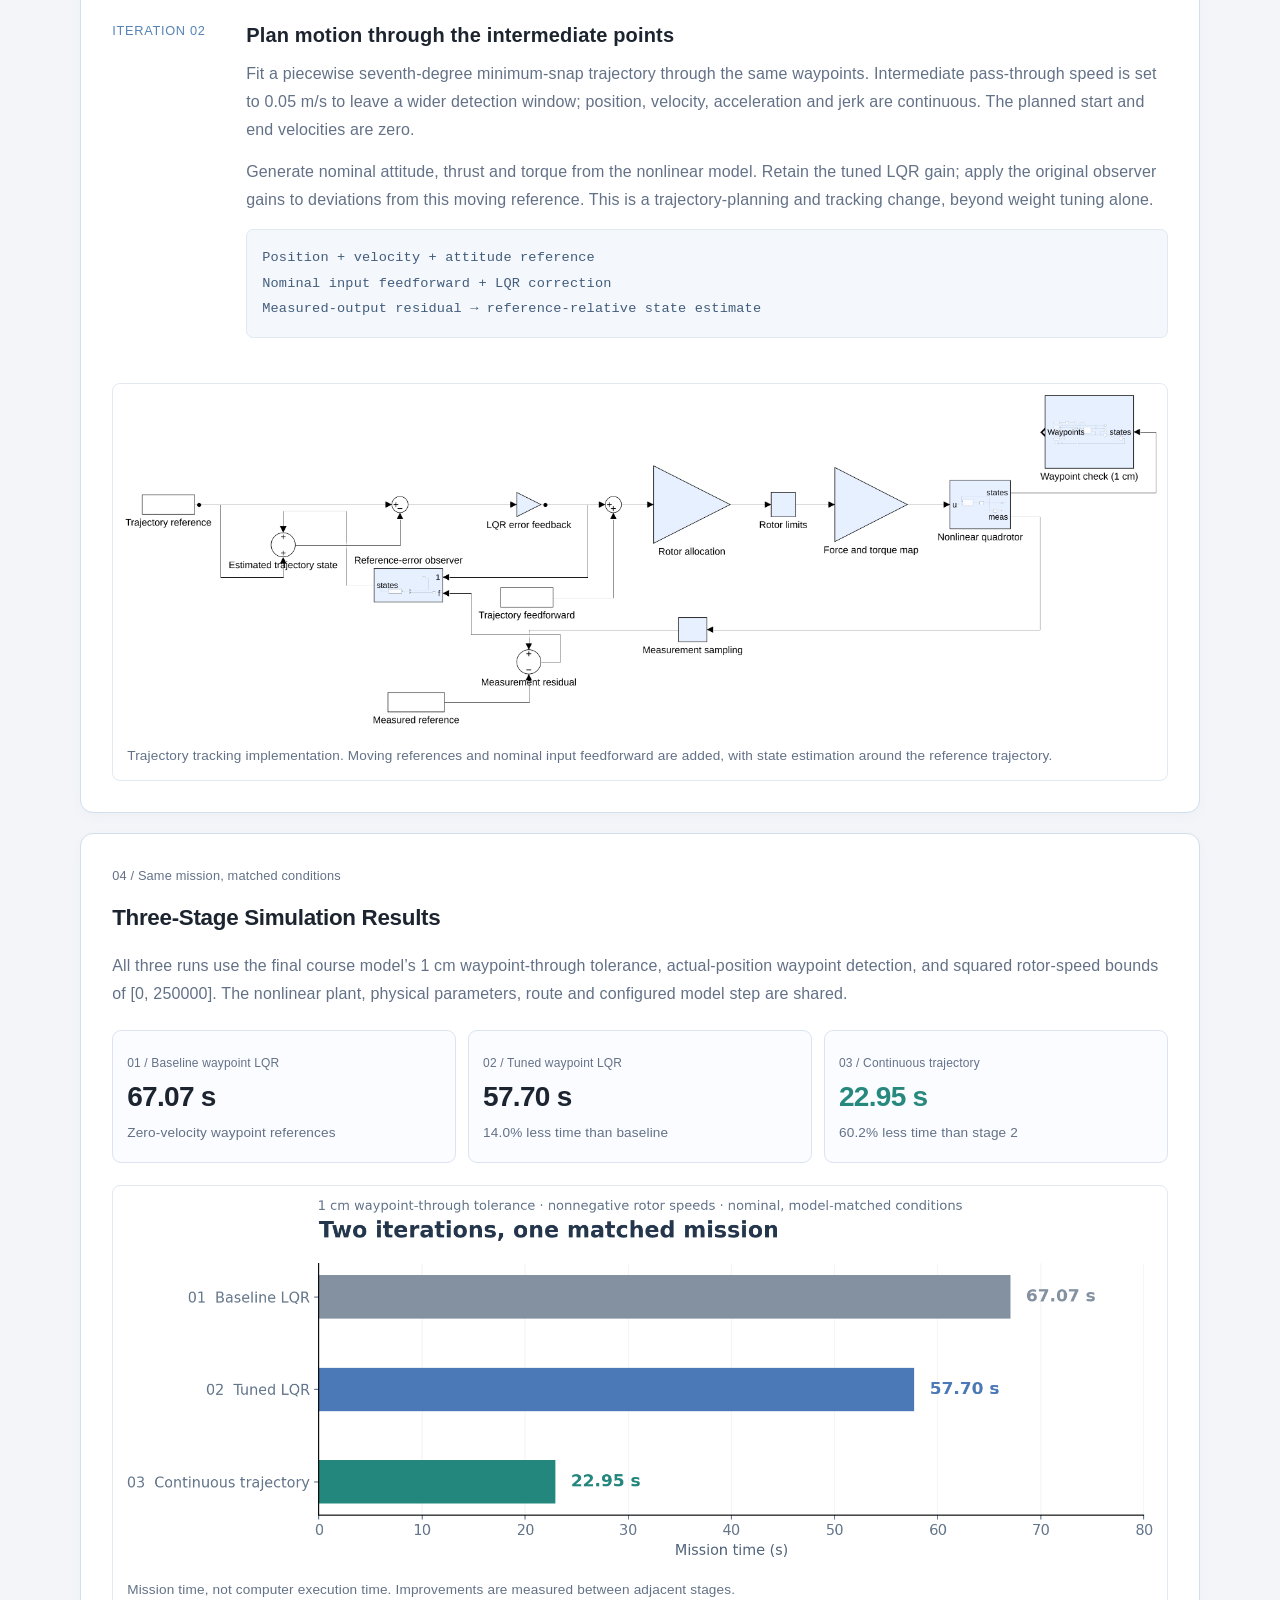
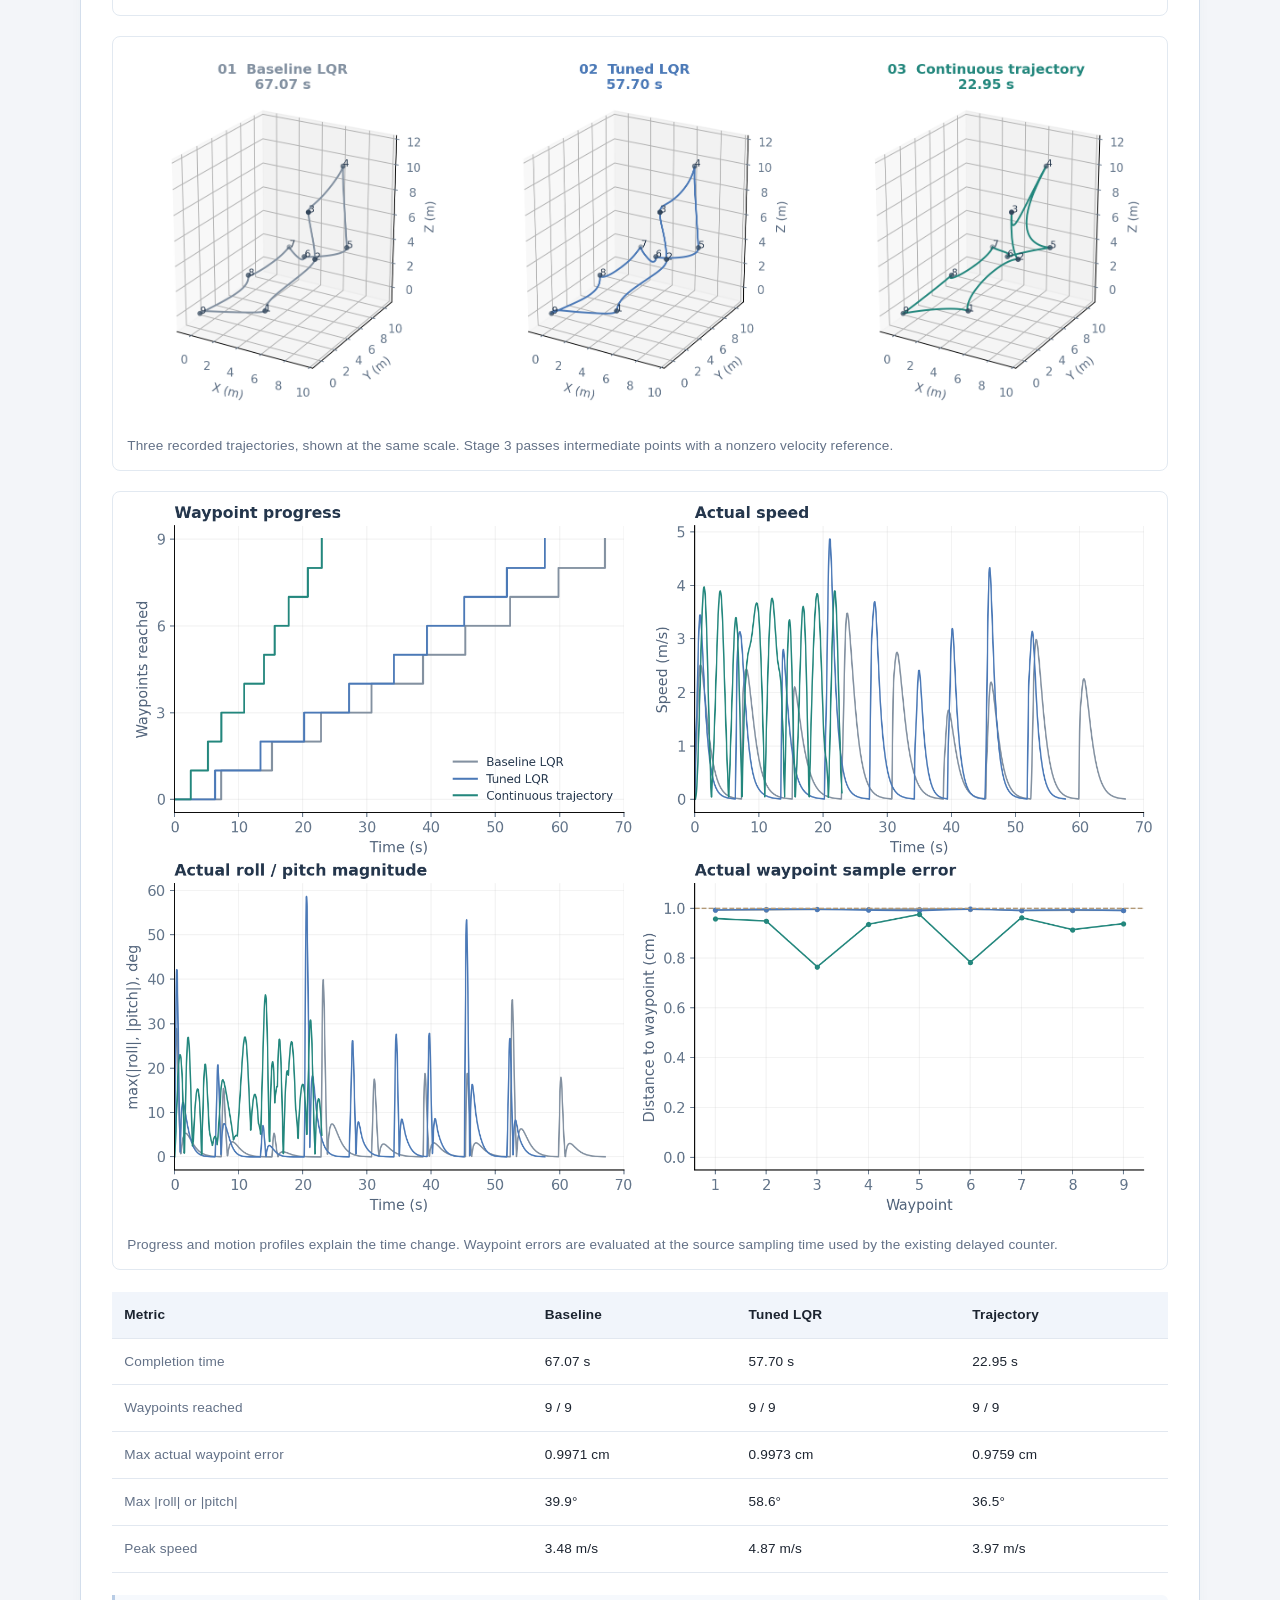
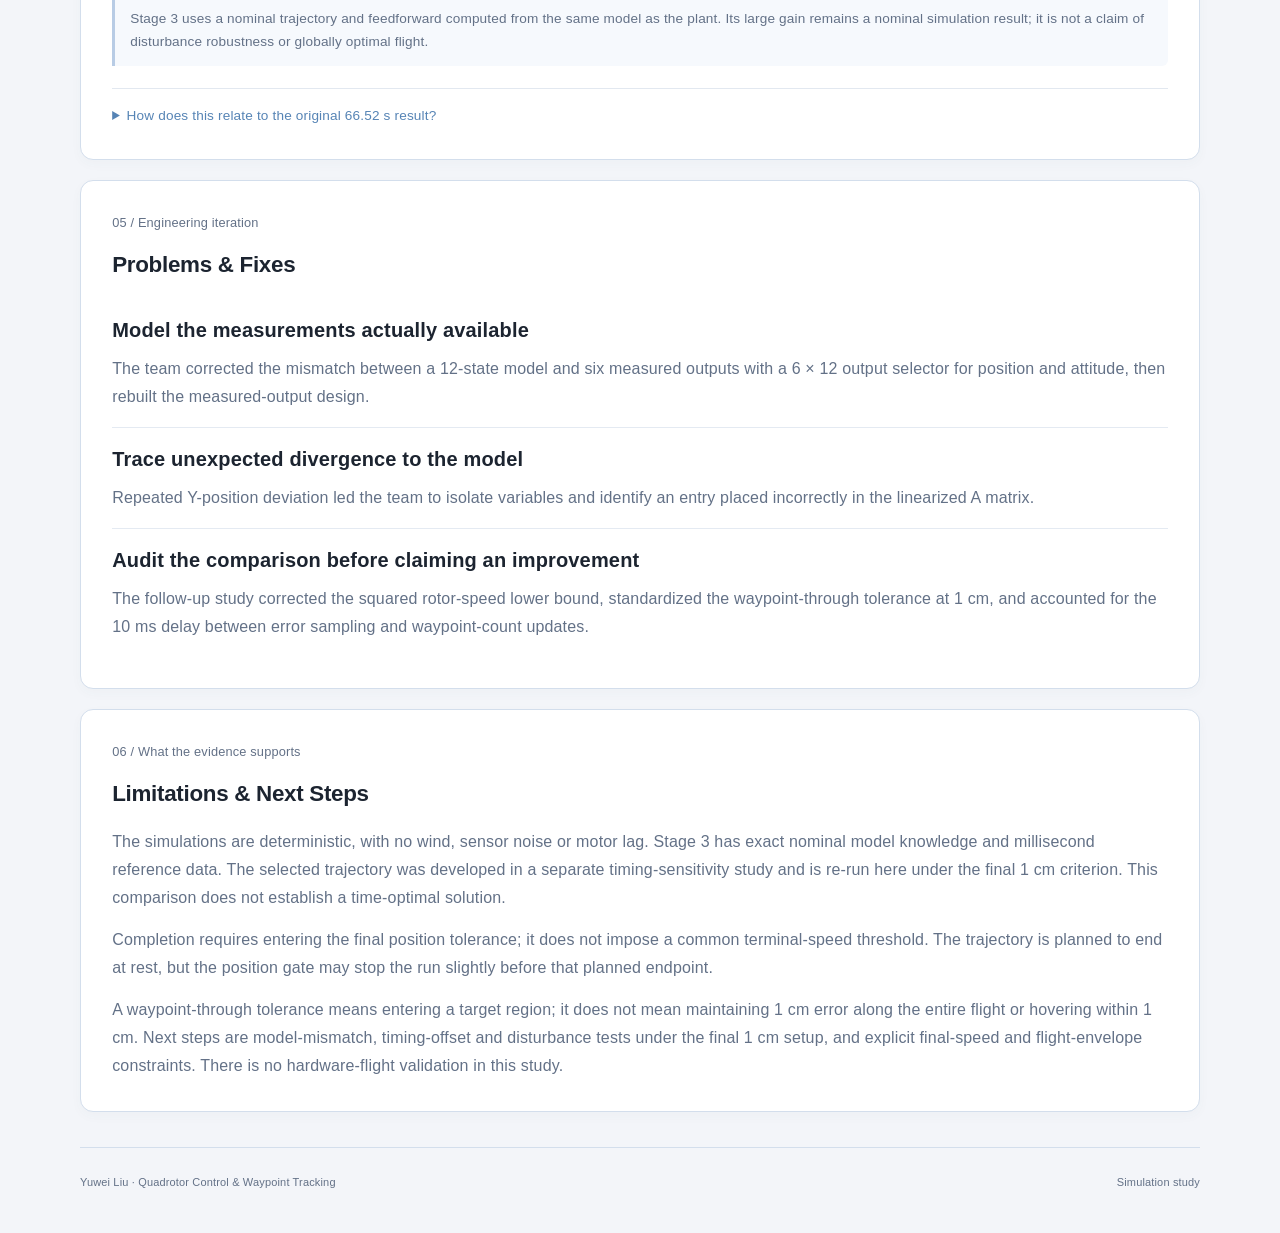
<file: projects/quadrotor-control.html>
<!doctype html>
<html lang="en">
<head><meta charset="utf-8"><meta name="viewport" content="width=device-width, initial-scale=1"><title>Quadrotor Control & Waypoint Tracking | Yuwei Liu</title><meta name="description" content="A quadrotor control case study: LQR design, state estimation, and two stages of simulation optimization toward continuous waypoint flight."><link rel="icon" href="data:,"><link rel="stylesheet" href="quadrotor-control.css?v=20261027-portfolio-scale"></head>
<body>
<header><div class="header-inner"><a class="brand" href="../index.html">Yuwei Liu</a><nav class="top-nav" aria-label="Primary navigation"><a href="../index.html#about">About</a><a href="../index.html#research">Research</a><a href="../projects.html" aria-current="page">Projects</a><a href="../assets/pdf/Yuwei_s_Resume.pdf" target="_blank" rel="noopener noreferrer">CV</a><a href="../index.html#contact">Contact</a></nav></div></header>
<main id="top">
<a class="back" href="../projects.html">← Back to Projects</a>
<section class="hero" id="project-overview"><h1>Quadrotor Control &amp;<br>Waypoint Tracking</h1><p class="subtitle">From hover regulation to continuous flight</p><p class="metadata">Control System Design · MATLAB / Simulink · Fall 2025</p><p class="metadata">Group 7 course project + follow-up simulation study</p><p class="synopsis">A feedback control system for a nonlinear, 12-state quadrotor. This case study follows the original waypoint controller through two further iterations: tuning the LQR response, then replacing hover targets with a continuous flight trajectory.</p></section>
<div class="project-banner" aria-label="Three stages of the control study"><p class="banner-title">The same mission, developed through two iterations</p><div class="stage-overview"><div class="stage"><span class="stage-number">Baseline / 01</span><h2>Waypoint LQR</h2><p>Position targets with zero desired velocity at each waypoint.</p></div><span class="arrow" aria-hidden="true">→</span><div class="stage"><span class="stage-number">Optimization / 01</span><h2>Tuned LQR</h2><p>Adjust position and velocity weights; retain waypoint logic.</p></div><span class="arrow" aria-hidden="true">→</span><div class="stage"><span class="stage-number">Optimization / 02</span><h2>Continuous trajectory</h2><p>Smooth references, feedforward and reference-relative estimation.</p></div></div></div>
<p class="caption">Three stages of the same simulated waypoint task. Each iteration changes a different part of the control workflow.</p>
<section class="demo" id="demonstration"><figure><video controlsList="nodownload" controls playsinline preload="metadata" poster="../assets/projects/quadrotor-control/three-stage-poster.png" aria-label="Synchronized simulation comparison of the three controller stages"><source src="../assets/projects/quadrotor-control/three-stage-simulation.mp4" type="video/mp4"><a href="../assets/projects/quadrotor-control/three-stage-simulation.mp4">Download the comparison video</a></video><figcaption>Actual simulated position histories, replayed at 10× speed with the same clock. A completed run remains at its final recorded position.</figcaption></figure></section>
<nav class="section-nav" aria-label="Case study sections"><a href="#demonstration">Demonstration</a><a href="#motivation">Motivation</a><a href="#architecture">System Architecture</a><a href="#optimization">Two Optimizations</a><a href="#results">Results</a><a href="#limitations">Limitations</a></nav>
<section class="card" id="motivation"><p class="kicker">01 / The problem</p><h2>Motivation</h2><p>How can a quadrotor visit eight 3D waypoints and return to the origin quickly, while staying within actuator limits and meeting a precise waypoint criterion?</p><p>The original course project connected hover linearization, LQR feedback, a state observer and a nonlinear Simulink plant. The follow-up study asks where time is lost: in the feedback tuning, or in the repeated approach to a stationary target.</p><p class="small">The three-stage comparison uses the same waypoint order, a 1 cm waypoint-through tolerance, and nonnegative squared rotor-speed limits. The original presentation’s 66.52 s run is retained as historical context, under its original settings.</p></section>
<section class="card" id="architecture"><p class="kicker">02 / Closing the loop</p><h2>System Architecture</h2><div class="architecture"><div class="architecture-title">Quadrotor Feedback Architecture</div><div class="architecture-subtitle">Reference generation, estimated-state feedback and nonlinear validation</div><div class="control-flow"><article class="flow-box"><span>Reference</span><h3>Waypoint / trajectory</h3><p>Hover targets in stages 1–2.<br>Time-varying state and input references in stage 3.</p></article><div class="flow-arrow" aria-hidden="true">→</div><article class="flow-box"><span>Control</span><h3>LQR + state estimation</h3><p>Six measured outputs inform a 12-state estimate. Feedback corrects state error.</p></article><div class="flow-arrow" aria-hidden="true">→</div><article class="flow-box"><span>Simulation</span><h3>Motor limits + plant</h3><p>Allocate thrust and torques to four rotors; integrate nonlinear rigid-body dynamics.</p></article></div><div class="feedback">← Measured position + attitude · observer feedback · independent actual-position waypoint check</div></div><div class="chips"><span>12 modeled states</span><span>6 measured outputs</span><span>4 rotor inputs</span><span>1 ms model step</span><span>10 ms waypoint checks</span></div><figure class="chart model-figure"><a href="../assets/projects/quadrotor-control/simulink-baseline.png" target="_blank" rel="noopener"><img src="../assets/projects/quadrotor-control/simulink-baseline.png" alt="Original Simulink closed-loop implementation showing waypoint logic, LQR feedback, state observer, motor allocation and nonlinear quadrotor dynamics." loading="lazy"></a><figcaption>Baseline Simulink implementation. Diagnostic scopes are omitted in this presentation view; the motor bound and waypoint check match the 1 cm comparison.</figcaption></figure></section>
<section class="card" id="optimization"><p class="kicker">03 / From regulation to tracking</p><h2>Two Optimizations</h2><article class="iteration"><div class="iteration-label">ITERATION 01</div><div><h3>Tune the response, retain the hover targets</h3><p>Double the position-error weights and halve the velocity-error weights. Recompute the discrete LQR gain while retaining the original observer matrices, input weights and waypoint sequence.</p><p>Each waypoint still specifies zero desired velocity and zero attitude. The controller reaches points sooner, but still tends to slow down as it approaches each stationary reference.</p><div class="equation">Q position: [30, 30, 30] → [60, 60, 60]<br>Q velocity: [24, 24, 24] → [12, 12, 12]<br>R = 0.08 I₄ · attitude / angular-rate weights unchanged</div></div></article><article class="iteration"><div class="iteration-label">ITERATION 02</div><div><h3>Plan motion through the intermediate points</h3><p>Fit a piecewise seventh-degree minimum-snap trajectory through the same waypoints. Intermediate pass-through speed is set to 0.05 m/s to leave a wider detection window; position, velocity, acceleration and jerk are continuous. The planned start and end velocities are zero.</p><p>Generate nominal attitude, thrust and torque from the nonlinear model. Retain the tuned LQR gain; apply the original observer gains to deviations from this moving reference. This is a trajectory-planning and tracking change, beyond weight tuning alone.</p><div class="equation">Position + velocity + attitude reference<br>Nominal input feedforward + LQR correction<br>Measured-output residual → reference-relative state estimate</div></div></article><figure class="chart model-figure"><a href="../assets/projects/quadrotor-control/simulink-trajectory.png" target="_blank" rel="noopener"><img src="../assets/projects/quadrotor-control/simulink-trajectory.png" alt="Simulink trajectory tracking implementation showing time-varying references, feedforward, reference-error observer and nonlinear quadrotor dynamics." loading="lazy"></a><figcaption>Trajectory tracking implementation. Moving references and nominal input feedforward are added, with state estimation around the reference trajectory.</figcaption></figure></section>
<section class="card" id="results"><p class="kicker">04 / Same mission, matched conditions</p><h2>Three-Stage Simulation Results</h2><p>All three runs use the final course model’s 1 cm waypoint-through tolerance, actual-position waypoint detection, and squared rotor-speed bounds of [0, 250000]. The nonlinear plant, physical parameters, route and configured model step are shared.</p><div class="result-highlights"><div class="result-item"><span class="label">01 / Baseline waypoint LQR</span><strong>67.07 s</strong><p>Zero-velocity waypoint references</p></div><div class="result-item"><span class="label">02 / Tuned waypoint LQR</span><strong>57.70 s</strong><p>14.0% less time than baseline</p></div><div class="result-item"><span class="label">03 / Continuous trajectory</span><strong>22.95 s</strong><p>60.2% less time than stage 2</p></div></div><figure class="chart"><img src="../assets/projects/quadrotor-control/three-stage-times.png" alt="Three-stage comparison of mission completion times under the same 1 centimeter waypoint-through criterion." loading="lazy"><figcaption>Mission time, not computer execution time. Improvements are measured between adjacent stages.</figcaption></figure><figure class="chart"><img src="../assets/projects/quadrotor-control/three-stage-trajectories.png" alt="Three actual 3D trajectories with the same numbered waypoint positions and equal axis limits." loading="lazy"><figcaption>Three recorded trajectories, shown at the same scale. Stage 3 passes intermediate points with a nonzero velocity reference.</figcaption></figure><figure class="chart"><img src="../assets/projects/quadrotor-control/three-stage-dynamics.png" alt="Comparison of waypoint progress, speed, roll and pitch magnitude, and actual sampled waypoint error across the three stages." loading="lazy"><figcaption>Progress and motion profiles explain the time change. Waypoint errors are evaluated at the source sampling time used by the existing delayed counter.</figcaption></figure><div class="result-table"><table><thead><tr><th scope="col">Metric</th><th scope="col">Baseline</th><th scope="col">Tuned LQR</th><th scope="col">Trajectory</th></tr></thead><tbody><tr><th scope="row">Completion time</th><td>67.07 s</td><td>57.70 s</td><td>22.95 s</td></tr><tr><th scope="row">Waypoints reached</th><td>9 / 9</td><td>9 / 9</td><td>9 / 9</td></tr><tr><th scope="row">Max actual waypoint error</th><td>0.9971 cm</td><td>0.9973 cm</td><td>0.9759 cm</td></tr><tr><th scope="row">Max |roll| or |pitch|</th><td>39.9°</td><td>58.6°</td><td>36.5°</td></tr><tr><th scope="row">Peak speed</th><td>3.48 m/s</td><td>4.87 m/s</td><td>3.97 m/s</td></tr></tbody></table></div><div class="note">Stage 3 uses a nominal trajectory and feedforward computed from the same model as the plant. Its large gain remains a nominal simulation result; it is not a claim of disturbance robustness or globally optimal flight.</div><details><summary>How does this relate to the original 66.52 s result?</summary><p>The submitted run already used a 1 cm tolerance, giving 66.52 s, but allowed negative squared rotor speeds. Correcting the lower bound to zero gives 67.07 s; LQR tuning with the original estimated-position detector gave 57.69 s. For the main three-stage comparison, all runs now use an actual-position detector at the same 1 cm tolerance. The tuned run is 57.70 s; the 0.01 s difference is due to this detector input, not a precision change.</p></details></section>
<section class="card" id="iteration"><p class="kicker">05 / Engineering iteration</p><h2>Problems &amp; Fixes</h2><article class="debug-item"><h3>Model the measurements actually available</h3><p>The team corrected the mismatch between a 12-state model and six measured outputs with a 6 × 12 output selector for position and attitude, then rebuilt the measured-output design.</p></article><article class="debug-item"><h3>Trace unexpected divergence to the model</h3><p>Repeated Y-position deviation led the team to isolate variables and identify an entry placed incorrectly in the linearized A matrix.</p></article><article class="debug-item"><h3>Audit the comparison before claiming an improvement</h3><p>The follow-up study corrected the squared rotor-speed lower bound, standardized the waypoint-through tolerance at 1 cm, and accounted for the 10 ms delay between error sampling and waypoint-count updates.</p></article></section>
<section class="card" id="limitations"><p class="kicker">06 / What the evidence supports</p><h2>Limitations &amp; Next Steps</h2><p>The simulations are deterministic, with no wind, sensor noise or motor lag. Stage 3 has exact nominal model knowledge and millisecond reference data. The selected trajectory was developed in a separate timing-sensitivity study and is re-run here under the final 1 cm criterion. This comparison does not establish a time-optimal solution.</p><p>Completion requires entering the final position tolerance; it does not impose a common terminal-speed threshold. The trajectory is planned to end at rest, but the position gate may stop the run slightly before that planned endpoint.</p><p>A waypoint-through tolerance means entering a target region; it does not mean maintaining 1 cm error along the entire flight or hovering within 1 cm. Next steps are model-mismatch, timing-offset and disturbance tests under the final 1 cm setup, and explicit final-speed and flight-envelope constraints. There is no hardware-flight validation in this study.</p></section>

</main><footer><span>Yuwei Liu · Quadrotor Control &amp; Waypoint Tracking</span><span>Simulation study</span></footer><script src="quadrotor-control.js?v=20261027"></script></body></html>
</file>
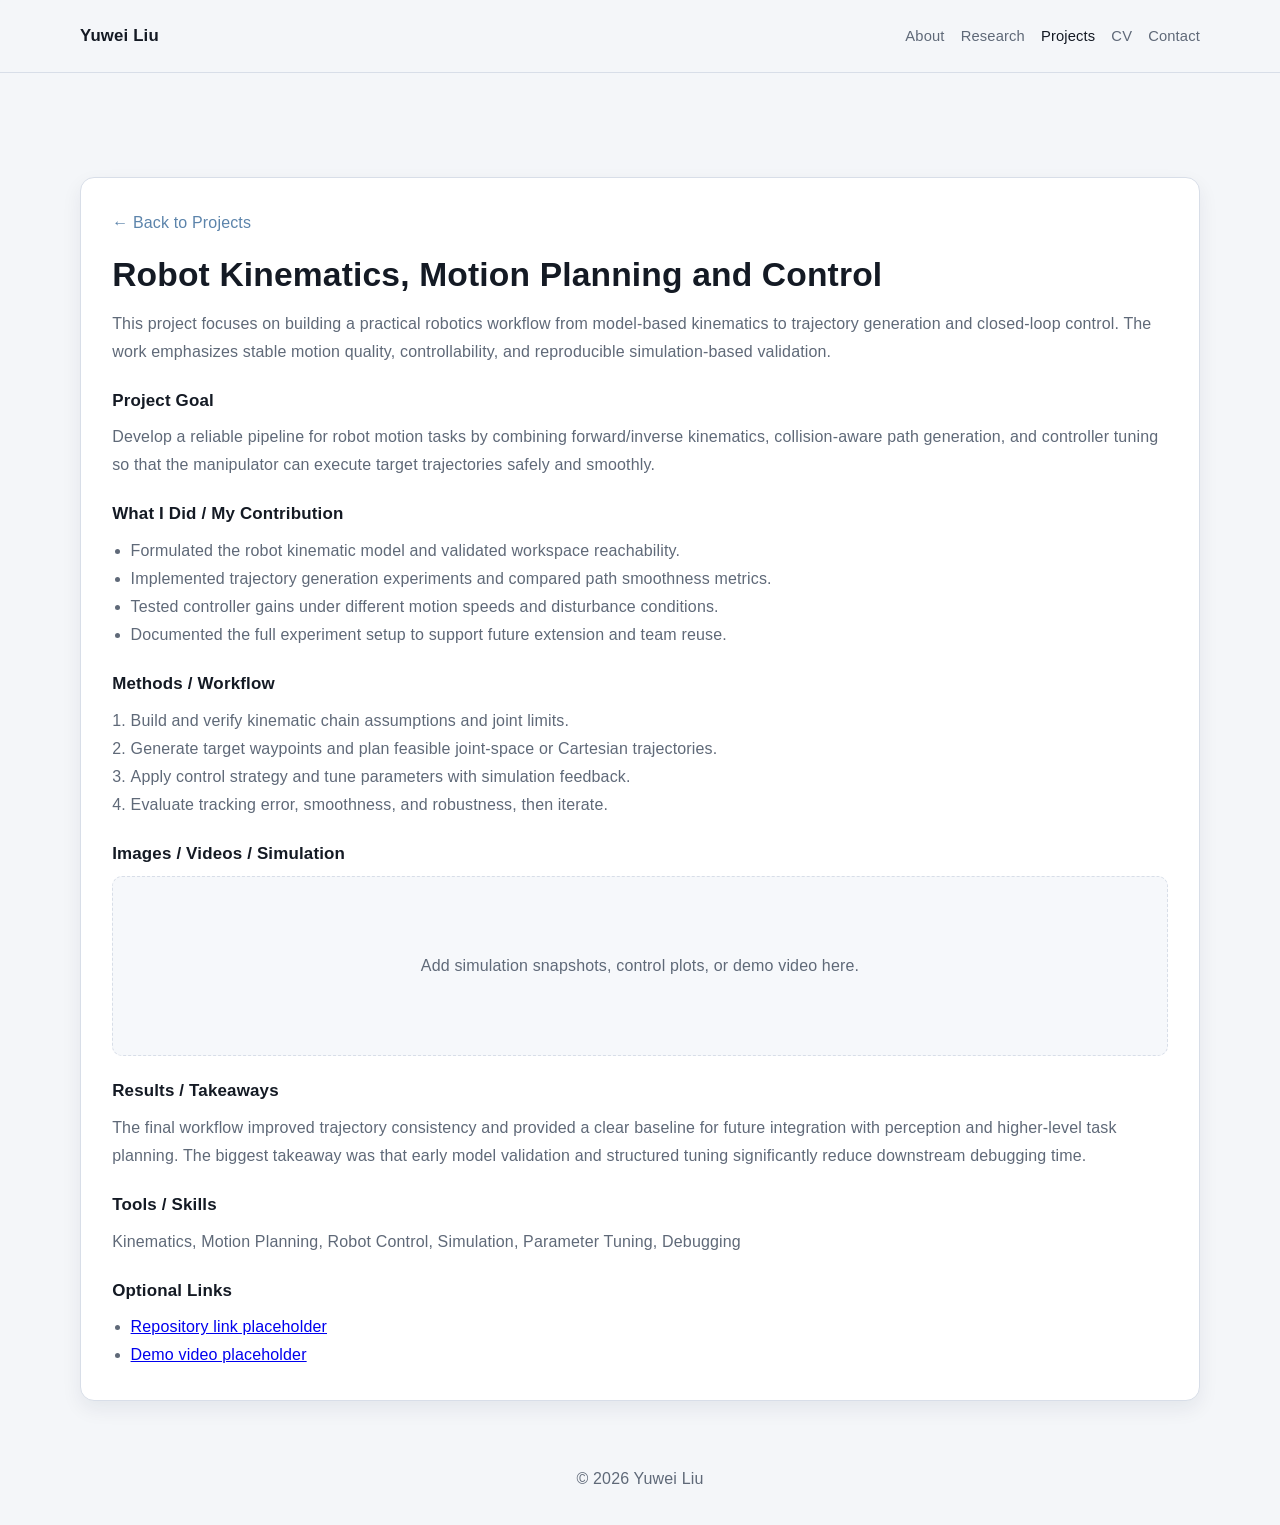
<file: projects/robot-kinematics.html>
<!DOCTYPE html>
<html lang="en">
<head>
  <meta charset="UTF-8" />
  <meta name="viewport" content="width=device-width, initial-scale=1.0" />
  <meta name="description" content="Robot kinematics, motion planning, and control project details." />
  <title>Robot Kinematics, Motion Planning and Control | Yuwei Liu</title>
  <link rel="stylesheet" href="../style.css?v=image-viewer-minimal-20261005" />
</head>
<body class="light">
  <header class="site-header">
    <div class="container nav-wrap">
      <a href="../index.html" class="brand">Yuwei Liu</a>
      <nav aria-label="Primary navigation">
        <ul class="nav-links">
          <li><a href="../index.html#about">About</a></li>
          <li><a href="../index.html#research">Research</a></li>
          <li><a href="../projects.html" aria-current="page">Projects</a></li>
          <li><a href="../assets/pdf/Yuwei_s_Resume.pdf" target="_blank" rel="noopener noreferrer">CV</a></li>
          <li><a href="../index.html#contact">Contact</a></li>
        </ul>
      </nav>

    </div>
  </header>

  <main class="container project-page">
    <section class="section">
      <a href="../index.html#projects" class="back-link">← Back to Projects</a>

      <h1>Robot Kinematics, Motion Planning and Control</h1>
      <p class="project-overview">
        This project focuses on building a practical robotics workflow from model-based kinematics to trajectory generation and closed-loop control.
        The work emphasizes stable motion quality, controllability, and reproducible simulation-based validation.
      </p>

      <h2>Project Goal</h2>
      <p>
        Develop a reliable pipeline for robot motion tasks by combining forward/inverse kinematics, collision-aware path generation,
        and controller tuning so that the manipulator can execute target trajectories safely and smoothly.
      </p>

      <h2>What I Did / My Contribution</h2>
      <ul>
        <li>Formulated the robot kinematic model and validated workspace reachability.</li>
        <li>Implemented trajectory generation experiments and compared path smoothness metrics.</li>
        <li>Tested controller gains under different motion speeds and disturbance conditions.</li>
        <li>Documented the full experiment setup to support future extension and team reuse.</li>
      </ul>

      <h2>Methods / Workflow</h2>
      <ol>
        <li>Build and verify kinematic chain assumptions and joint limits.</li>
        <li>Generate target waypoints and plan feasible joint-space or Cartesian trajectories.</li>
        <li>Apply control strategy and tune parameters with simulation feedback.</li>
        <li>Evaluate tracking error, smoothness, and robustness, then iterate.</li>
      </ol>

      <h2>Images / Videos / Simulation</h2>
      <div class="media-placeholder" role="img" aria-label="Simulation and experiment media placeholder">
        Add simulation snapshots, control plots, or demo video here.
      </div>

      <h2>Results / Takeaways</h2>
      <p>
        The final workflow improved trajectory consistency and provided a clear baseline for future integration with perception and higher-level task planning.
        The biggest takeaway was that early model validation and structured tuning significantly reduce downstream debugging time.
      </p>

      <h2>Tools / Skills</h2>
      <p>Kinematics, Motion Planning, Robot Control, Simulation, Parameter Tuning, Debugging</p>

      <h2>Optional Links</h2>
      <ul>
        <li><a href="#" aria-label="Optional repository link placeholder">Repository link placeholder</a></li>
        <li><a href="#" aria-label="Optional demo video link placeholder">Demo video placeholder</a></li>
      </ul>
    </section>
  </main>

  <footer class="site-footer">
    <p>&copy; 2026 Yuwei Liu</p>
  </footer>

  <button id="back-to-top" class="back-to-top" aria-label="Back to top">↑</button>

  <script src="../script.js?v=video-controls-20261006"></script>
</body>
</html>
</file>
<file: style.css>
/* Site-wide light theme. */
:root {
  color-scheme: light;
  --bg: #f4f6f9;
  --surface: #ffffff;
  --surface-2: #f7f9fc;
  --text: #141a24;
  --text-strong: #465264;
  --muted: #5f6978;
  --line: #d8dee8;
  --accent: #3f6e99;
  --accent-soft: #5c84ab;
  --shadow: 0 8px 20px rgba(15, 30, 50, 0.07);
}

* {
  box-sizing: border-box;
  margin: 0;
  padding: 0;
}

html {
  scroll-behavior: smooth;
}

body {
  font-family: "Inter", "Segoe UI", "Helvetica Neue", Arial, sans-serif;
  background: var(--bg);
  color: var(--text);
  line-height: 1.75;
  letter-spacing: 0.01em;
}

.container {
  width: min(1120px, 92%);
  margin: 0 auto;
}

.site-header {
  position: sticky;
  top: 0;
  z-index: 50;
  background: color-mix(in srgb, var(--bg) 92%, transparent);
  backdrop-filter: blur(6px);
  border-bottom: 1px solid var(--line);
}

.nav-wrap {
  min-height: 72px;
  display: flex;
  align-items: center;
  justify-content: space-between;
  gap: 1rem;
}

.brand {
  text-decoration: none;
  color: var(--text);
  font-weight: 600;
  font-size: 1.05rem;
}

.nav-links {
  list-style: none;
  display: flex;
  flex-wrap: wrap;
  gap: 1rem;
}

.nav-links a {
  text-decoration: none;
  color: var(--muted);
  font-size: 0.92rem;
  transition: color 0.2s ease;
}

.nav-links a:hover {
  color: var(--text);
}

#about,
#research,
#publications,
#contact {
  scroll-margin-top: 6rem;
}


.hero {
  padding: 6.6rem 0 3.8rem;
}

.hero-grid {
  display: grid;
  grid-template-columns: 1.3fr 0.7fr;
  gap: 1.15rem;
  align-items: stretch;
}

.eyebrow {
  color: var(--accent-soft);
  font-size: 0.88rem;
  margin-bottom: 0.8rem;
}

.hero h1 {
  font-size: clamp(2rem, 4vw, 3rem);
  line-height: 1.15;
}

.subtitle {
  color: var(--accent-soft);
  font-size: 1rem;
  margin-top: 0.8rem;
}

.hero-text {
  margin-top: 1.1rem;
  color: var(--muted);
  max-width: 690px;
}

.hero-text p {
  text-align: justify;
  line-height: 1.9;
}

.hero-text p + p {
  margin-top: 1rem;
}

.opportunity-note {
  margin-top: 1.15rem;
  color: color-mix(in srgb, var(--text) 78%, var(--muted));
  padding-left: 0.85rem;
  border-left: 2px solid color-mix(in srgb, var(--accent-soft) 70%, var(--line));
}

.opportunity-note strong {
  font-weight: 620;
  letter-spacing: 0.005em;
  color: inherit;
}

/* Intro links: subtle, elegant, clearly clickable */
.hero-text a {
  color: var(--accent-soft);
  text-decoration: underline;
  text-underline-offset: 0.16em;
  text-decoration-thickness: 1px;
  transition: color 0.2s ease, text-decoration-color 0.2s ease;
}

.hero-text a:hover {
  color: var(--accent);
  text-decoration-color: var(--accent);
}

.profile-panel {
  background: var(--surface);
  border: 1px solid color-mix(in srgb, var(--line) 88%, #000000 12%);
  border-radius: 14px;
  width: min(100%, 352px);
  justify-self: end;
  align-self: start;
  margin-top: 7rem;
  padding: 0.76rem 1.04rem 0.82rem 0.84rem;
  box-shadow: 0 10px 20px rgba(0, 0, 0, 0.28);
  display: flex;
  flex-direction: column;
  justify-content: flex-start;
  align-items: center;
  gap: 0.74rem;
}

.profile-media {
  width: min(100%, 332px);
  aspect-ratio: 4 / 5;
  display: flex;
  justify-content: center;
  align-items: center;
  border-radius: 10px;
  border: 1px solid var(--line);
  overflow: hidden;
  padding: 0;
  background: var(--surface-2);
}

.profile-placeholder {
  min-height: 320px;
  border-radius: 10px;
  border: 1px dashed var(--line);
  background: var(--surface-2);
  display: grid;
  place-items: center;
  color: var(--muted);
  font-size: 0.95rem;
}

.profile-image {
  width: 100%;
  height: 100%;
  max-height: none;
  border: 0;
  object-fit: cover;
  object-position: center;
  background: var(--surface-2);
  display: block;
  transform: translateX(-8%) scale(1.28);
  transform-origin: center bottom;
}

.profile-links {
  margin-top: 0.42rem;
  display: flex;
  gap: 0.82rem;
  flex-wrap: wrap;
  justify-content: center;
}

.icon-link {
  width: 40px;
  height: 40px;
  border-radius: 999px;
  border: 1px solid var(--line);
  background: color-mix(in srgb, var(--surface-2) 84%, var(--bg));
  color: var(--muted);
  text-decoration: none;
  display: inline-flex;
  align-items: center;
  justify-content: center;
  transition: border-color 0.24s ease, color 0.24s ease, transform 0.24s ease, background-color 0.24s ease, box-shadow 0.24s ease;
}

.icon-link:hover {
  color: var(--text);
  border-color: color-mix(in srgb, var(--accent) 55%, var(--line));
  background: color-mix(in srgb, var(--surface-2) 62%, var(--accent) 8%);
  box-shadow: 0 6px 14px rgba(0, 0, 0, 0.2);
  transform: translateY(-1.5px);
}

.icon-link:focus-visible {
  outline: 2px solid color-mix(in srgb, var(--accent) 60%, #ffffff 10%);
  outline-offset: 2px;
}

.icon-svg {
  width: 19px;
  height: 19px;
  display: block;
  vector-effect: non-scaling-stroke;
}

.icon-stroke {
  fill: none;
  stroke: currentColor;
  stroke-width: 1.7;
  stroke-linecap: round;
  stroke-linejoin: round;
}

.icon-fill {
  fill: currentColor;
  stroke: none;
}

.section {
  margin-top: 1.1rem;
  background: var(--surface);
  border: 1px solid var(--line);
  border-radius: 14px;
  box-shadow: var(--shadow);
  padding: 1.95rem;
}

.section h2 {
  font-size: 1.35rem;
  margin-bottom: 0.9rem;
}

.section p,
.section li {
  color: var(--muted);
}

p strong,
li strong {
  color: var(--text-strong);
  font-weight: 600;
}

.section-intro {
  margin-bottom: 1rem;
  max-width: 760px;
}

.card-grid,
.education-grid,
.skills-grid {
  display: grid;
  grid-template-columns: repeat(2, minmax(0, 1fr));
  gap: 1rem;
}

.card,
.edu-card,
.skills-card,
.timeline-item,
.pub-card {
  background: var(--surface-2);
  border: 1px solid var(--line);
  border-radius: 12px;
  padding: 1.15rem;
  transition: transform 0.2s ease, border-color 0.2s ease;
}

.card:hover,
.edu-card:hover,
.skills-card:hover,
.timeline-item:hover,
.pub-card:hover {
  transform: translateY(-2px);
  border-color: color-mix(in srgb, var(--accent) 35%, var(--line));
}

.pub-card + .pub-card {
  margin-top: 0.8rem;
}

.card-image {
  aspect-ratio: 16 / 9;
  border-radius: 8px;
  border: 1px dashed var(--line);
  background: color-mix(in srgb, var(--surface-2) 82%, var(--bg));
  display: grid;
  place-items: center;
  color: var(--muted);
  font-size: 0.9rem;
  margin-bottom: 0.9rem;
}


.card-image img {
  width: 100%;
  height: 100%;
  object-fit: cover;
  object-position: center;
  display: block;
}

.card h3,
.edu-card h3,
.skills-card h3,
.timeline-item h3 {
  font-size: 1rem;
  margin-bottom: 0.55rem;
}

.card p + p {
  margin-top: 0.5rem;
}

.card .project-description {
  text-align: justify;
  text-justify: inter-word;
  line-height: 1.66;
  margin-bottom: 0.6rem;
  hyphens: auto;
}

.project-status {
  margin-bottom: 0.4rem;
  color: var(--text-strong);
  font-size: 0.92rem;
  letter-spacing: 0.01em;
}

.skills-card ul {
  margin-left: 1rem;
}

.card-link,
.contact-card a {
  color: var(--accent-soft);
  text-decoration: none;
}

.card-link {
  display: inline-block;
  margin-top: 0.75rem;
  font-weight: 600;
}

.site-footer {
  text-align: center;
  color: var(--muted);
  padding: 2rem 1rem;
}

.back-to-top {
  position: fixed;
  right: 1rem;
  bottom: 1rem;
  width: 42px;
  height: 42px;
  border-radius: 999px;
  border: 1px solid var(--line);
  background: var(--surface);
  color: var(--text);
  cursor: pointer;
  opacity: 0;
  pointer-events: none;
  transition: opacity 0.2s ease;
}

.back-to-top.show {
  opacity: 1;
  pointer-events: auto;
}

@media (max-width: 960px) {
  .nav-wrap {
    flex-wrap: wrap;
    padding: 0.7rem 0;
  }

  .hero {
    padding-top: 4.9rem;
  }

  .hero-grid,
  .card-grid,
  .education-grid,
  .skills-grid {
    grid-template-columns: 1fr;
  }

  .profile-placeholder {
    min-height: 250px;
  }

  .profile-panel {
    max-width: 352px;
    margin: 0 auto;
    margin-top: 0;
    padding: 0.84rem 1.15rem 0.84rem 0.84rem;
  }

  .profile-media {
    width: min(100%, 312px);
  }

  .profile-image {
    width: 100%;
    max-height: none;
  }

  .card .project-description {
    line-height: 1.72;
  }

  .section {
    padding: 1.35rem;
  }
}

.project-page {
  padding: 5.4rem 0 2rem;
}

.back-link {
  display: inline-block;
  margin-bottom: 1rem;
  color: var(--accent-soft);
  text-decoration: none;
}

.project-page h1 {
  font-size: clamp(1.5rem, 3vw, 2.1rem);
  line-height: 1.3;
  margin-bottom: 0.8rem;
}

.project-overview {
  margin-bottom: 1rem;
  color: var(--text-strong);
}

.project-page h2 {
  margin-top: 1.25rem;
  margin-bottom: 0.5rem;
  font-size: 1.06rem;
}

.project-page ul,
.project-page ol {
  margin-left: 1.15rem;
}

.media-placeholder {
  min-height: 180px;
  border-radius: 10px;
  border: 1px dashed var(--line);
  background: color-mix(in srgb, var(--surface-2) 82%, var(--bg));
  color: var(--muted);
  display: grid;
  place-items: center;
  padding: 1rem;
  text-align: center;
}

.section-title-row {
  display: flex;
  align-items: baseline;
  justify-content: space-between;
  gap: 1rem;
  margin-bottom: 0.9rem;
}

.section-title-row h2 {
  margin-bottom: 0;
}

.section-title-link {
  font-size: 0.88rem;
  color: var(--accent-soft);
  text-decoration: none;
  white-space: nowrap;
}

.section-title-link:hover {
  color: var(--text);
  text-decoration: underline;
  text-underline-offset: 0.2em;
}

.projects-hero {
  padding: 6.2rem 0 1rem;
}

.projects-grid-full {
  grid-template-columns: repeat(3, minmax(0, 1fr));
}

.nav-links a[aria-current="page"] {
  color: var(--text);
}

@media (max-width: 1100px) {
  .projects-grid-full {
    grid-template-columns: repeat(2, minmax(0, 1fr));
  }
}

@media (max-width: 700px) {
  .nav-wrap nav {
    order: 3;
    width: 100%;
    min-width: 0;
  }

  .nav-links {
    justify-content: center;
    gap: 0.65rem 1rem;
  }

  #about,
  #research,
  #publications,
  #contact {
    scroll-margin-top: 9rem;
  }

  .section-title-row {
    flex-direction: column;
    align-items: flex-start;
    gap: 0.35rem;
  }

  .projects-hero {
    padding-top: 5.2rem;
  }

  .projects-grid-full {
    grid-template-columns: 1fr;
  }
}

/* Fill this project's card frame with a centered crop; preserve the source image. */
.card-image img.reciprocal-shell-cover {
  object-fit: cover;
  object-position: center;
  border-radius: 7px;
}

.card-image img.haptic-card-cover { border-radius: 7px; }

/* Research uses the project card layout without a clickable affordance. */
.featured-research.card:hover {
  transform: none;
  border-color: var(--line);
}

.featured-research .card-image video {
  display: block;
  width: 100%;
  height: 100%;
  object-fit: cover;
  border-radius: 7px;
}

.featured-research .featured-research-status {
  display: inline-block;
  margin-top: 0.75rem;
  color: var(--text-strong);
  font-weight: 600;
}

/* Accessible image viewer shared by all project pages. */
.image-viewer { position: fixed; inset: 0; width: 94vw; height: 92vh; height: 92dvh; max-width: 1600px; max-height: none; margin: auto; padding: 0; border: 1px solid var(--line); border-radius: 12px; background: #fff; color: #141a24; overflow: hidden; box-shadow: 0 16px 60px #0003; }
.image-viewer::backdrop { background: rgb(20 26 36 / 65%); }
.image-viewer-toolbar { height: 56px; display: flex; align-items: center; justify-content: flex-end; gap: 8px; padding: 6px 12px; border-bottom: 1px solid var(--line); }
.image-viewer-toolbar button { min-width: 44px; height: 42px; padding: 0 12px; border: 1px solid var(--line); border-radius: 6px; background: #f4f6f9; color: #141a24; cursor: pointer; font: inherit; }
.image-viewer-toolbar [data-action="close"] { font-size: 30px; margin-left: 12px; }
.image-viewer button:focus-visible { outline: 3px solid #3f6e99; outline-offset: 1px; }
.image-viewer-stage { height: calc(100% - 96px); display: flex; align-items: center; justify-content: center; overflow: hidden; touch-action: none; cursor: grab; padding: 12px; }
.image-viewer-stage:active { cursor: grabbing; }
.image-viewer-stage img { display: block; max-width: 100%; max-height: 100%; width: auto; height: auto; object-fit: contain; transform-origin: center; flex-shrink: 0; user-select: none; }
.image-viewer-hint { height: 40px; margin: 0; padding: 8px; text-align: center; font-size: 12px; color: #5f6978; }
@media (max-width: 600px) { .image-viewer { width: 98vw; height: 94vh; height: 94dvh; } }
</file>
<file: projects/robotic-weaving.css>
.weaving-page {
  padding-top:3rem;
}
.weaving-page p {
  text-align:justify;
  hyphens:auto;
}
.project-intro {
  text-align: center;
  margin: 1rem 0 2.5rem;
}
.weaving-hero-heading {
  max-width: 1000px;
  margin: 0 auto 2rem;
}
.project-intro h1 {
  font-size: clamp(2rem, 4.1vw, 3.2rem);
  line-height: 1.16;
  margin: 0 0 1rem;
  text-wrap: balance;
}
.weaving-page .weaving-subtitle {
  text-align: center;
  font-size: 1.1rem;
  color: var(--text-strong);
  margin-bottom: 1rem;
}
.weaving-page .project-intro .eyebrow {
  text-align: center;
  color: var(--accent-soft);
  font-size: .86rem;
  letter-spacing: .06em;
  margin-bottom: .9rem;
}
.project-intro .project-overview {
  max-width: 800px;
  margin: 0 auto 2.5rem;
  color: var(--muted);
}
.weaving-page .weaving-hero-figure {
  margin: 0 0 1.5rem;
}
.weaving-hero-figure figcaption {
  text-align: left;
  font-size: .85rem;
  margin-top: .75rem;
}
.weaving-section-nav {
  display: flex;
  flex-wrap: wrap;
  gap: .75rem 1.6rem;
  padding: 1.5rem 0 .4rem;
  font-size: .85rem;
}
.weaving-section-nav a {
  text-underline-offset: .2em;
}
.weaving-page [id] {
  scroll-margin-top: 8rem;
}
.weaving-page .section > .section-number {
  color: var(--accent-soft);
  font-size: .8rem;
  letter-spacing: .06em;
  text-align: left;
  margin: 0 0 .9rem;
}
.weaving-page .section {
  margin-top:1.1rem;
}
.weaving-page .section h2 {
  margin:0 0 1rem;
  font-size:1.4rem;
}
.weaving-page .section>p {
  margin:.8rem 0 1.2rem;
}
.weaving-page figure {
  min-width:0;
  margin:0;
}
.weaving-page img {
  width:100%;
  height:auto;
  display:block;
  border:0;
  border-radius:5px;
}
.weaving-page figcaption {
  font-size:.8rem;
  color:var(--muted);
  line-height:1.5;
  margin-top:.6rem;
}
.weaving-page a {
  color:var(--accent-soft);
}
.system-flow,.control-flow {
  list-style:none;
  display:grid;
  grid-template-columns:repeat(6,minmax(0,1fr));
  gap:1.2rem;
  margin:1.5rem 0!important;
}
.system-flow li,.control-flow li {
  position:relative;
  border-radius:6px;
  background:var(--surface-2);
  padding:.8rem .4rem;
  text-align:center;
  font-size:.83rem;
  line-height:1.45;
  display:grid;
  place-content:center;
}
.system-flow li:not(:last-child)::after,.control-flow li:not(:last-child)::after {
  content:'→';
  position:absolute;
  right:-1rem;
  top:50%;
  transform:translateY(-50%);
  color:var(--accent-soft);
}
.control-flow {
  grid-template-columns:repeat(3,minmax(0,1fr));
  max-width:760px;
}
.control-flow small {
  color:var(--muted);
  font-size:.8rem;
}
.animation-toolbar {
  display:flex;
  align-items:center;
  flex-wrap:wrap;
  gap:.6rem;
  margin:1.5rem 0;
}
.weaving-page button,.weaving-page select {
  font:inherit;
  font-size:.82rem;
  color:var(--text);
  background:var(--surface-2);
  border:1px solid var(--line);
  border-radius:5px;
  padding:.5rem .7rem;
  cursor:pointer;
}
.weaving-page button:hover {
  border-color:var(--accent);
}
.weaving-page button:disabled {
  opacity:.5;
  cursor:wait;
}
.weaving-page button:focus-visible,.weaving-page select:focus-visible,.weaving-page input:focus-visible {
  outline:2px solid var(--accent-soft);
  outline-offset:3px;
}
.animation-toolbar label {
  font-size:.8rem;
  display:flex;
  align-items:center;
  gap:.4rem;
}
.weaving-page .animation-note {
  font-size:.8rem;
  line-height:1.65;
  color:var(--muted);
}
.pattern-grid {
  display:grid;
  grid-template-columns:repeat(3,minmax(0,1fr));
  gap:1.1rem;
}
.pattern-panel {
  min-width:0;
  padding:1rem;
  background:var(--surface-2);
  border-radius:9px;
}
.pattern-panel h3 {
  font-size:1rem;
  margin-bottom:.9rem;
}
.pattern-original img {
  height:220px;
  object-fit:contain;
  background:white;
}
.pattern-rule {
  font-size:.85rem;
  min-height:6.6em;
  margin:1rem 0;
}
.weaving-page .legend {
  display:flex;
  gap:.6rem 1.2rem;
  flex-wrap:wrap;
  text-align:left;
  font-size:.78rem;
}
.legend-thread {
  color:#6dbeb5;
}
.legend-travel {
  color:#d49a55;
}
.legend-tool {
  color:#eaa642;
}
.legend-target {
  color:#b99bec;
}
.player-svg {
  display:block;
  width:100%;
  height:auto;
  background:var(--bg);
  border-radius:6px;
}
.player-controls {
  display:flex;
  gap:.45rem;
  margin:.75rem 0;
}
.player-controls button {
  flex:1;
  padding:.45rem .2rem;
}
.player-progress {
  display:block;
  width:100%;
  accent-color:var(--accent-soft);
  cursor:pointer;
  margin:.4rem 0;
}
.player-status {
  font-size:.76rem;
  min-height:3em;
  font-variant-numeric:tabular-nums;
}
.reference-label,.progress-label {
  font-size:.78rem;
  color:var(--muted);
}
.reference-label {
  display:flex;
  align-items:center;
  gap:.4rem;
  margin-top:.7rem;
}
.pattern-grid.single {
  grid-template-columns:minmax(0,580px);
  justify-content:center;
}
.pattern-panel[hidden] {
  display:none;
}
.pattern-grid.single .pattern-rule {
  min-height:0;
}
.kinematic-grid,.execution-grid {
  display:grid;
  grid-template-columns:repeat(2,minmax(0,1fr));
  gap:1.5rem;
  margin:1.5rem 0;
}
.kinematic-grid {
  grid-template-columns:repeat(3,minmax(0,1fr));
}
.kinematic-grid img {
  height:205px;
  object-fit:contain;
  background:white;
}
.hardware-grid {
  display:grid;
  grid-template-columns:1fr 1fr;
  gap:1.5rem;
  margin:1.5rem 0;
  align-items:start;
}
.hardware-grid .arm-figure {
  grid-row:span 2;
}
.hardware-grid img {
  max-height:430px;
  object-fit:contain;
  background:white;
}
.hardware-grid .arm-figure img {
  max-height:680px;
}
.source-code {
  padding:1rem;
  background:var(--surface-2);
  border-radius:6px;
  margin-top:1rem;
  font-size:.85rem;
}
.source-code summary {
  cursor:pointer;
  color:var(--accent-soft);
}
.source-code p {
  margin:1rem 0;
}
.source-code pre {
  overflow-x:auto;
  padding:1rem 0;
  font-size:.85rem;
}
.source-code code {
  overflow-wrap:anywhere;
}
.weaving-page [hidden] {
  display:none!important;
}
body.light .legend-thread {
  color:#21776f;
}
body.light .legend-travel {
  color:#86571e;
}
body.light .legend-tool {
  color:#975e08;
}
body.light .legend-target {
  color:#7752a8;
}
@media(max-width:850px) {
  .pattern-grid {
    grid-template-columns:1fr;
  }
  .pattern-rule {
    min-height:0;
  }
  .pattern-original img {
    height:250px;
  }
  .animation-mount {
    max-width:500px;
    margin:auto;
  }
  .system-flow {
    grid-template-columns:1fr!important;
    gap:1.5rem!important;
  }
  .system-flow li:not(:last-child)::after {
    content:'↓';
    top:auto;
    bottom:-1.35rem;
    right:50%;
    transform:translateX(50%);
  }
  .kinematic-grid {
    grid-template-columns:repeat(2,minmax(0,1fr));
  }
  .project-meta {
    gap:1rem 2rem;
  }
}
@media(max-width:550px) {
  .weaving-page {
    padding-top:2rem;
  }
  .weaving-page .section {
    padding:1rem;
  }
  .hardware-grid,.kinematic-grid,.execution-grid {
    grid-template-columns:1fr;
  }
  .hardware-grid .arm-figure {
    grid-row:auto;
  }
  .project-meta {
    font-size:.85rem;
  }
  .pattern-panel {
    padding:.8rem;
  }
  .control-flow {
    grid-template-columns:1fr;
    gap:1.5rem;
  }
  .control-flow li:not(:last-child)::after {
    content:'↓';
    top:auto;
    bottom:-1.35rem;
    right:50%;
    transform:translateX(50%);
  }
  .weaving-page .section h2 {
    font-size:1.25rem;
  }
  .kinematic-grid img {
    height:auto;
    max-height:300px;
  }
  .pattern-original img {
    height:auto;
    max-height:280px;
  }
}
@media(prefers-reduced-motion:reduce) {
  html {
    scroll-behavior:auto;
  }
}

@media (max-width: 800px) {
  .project-intro { margin-bottom: 1.5rem; }
  .weaving-hero-heading { margin-bottom: 1.5rem; }
  .weaving-page [id] { scroll-margin-top: 10rem; }
  .weaving-section-nav { gap: .65rem 1.1rem; }
}

/* Original project imagery in an editable, responsive system diagram. */
.weaving-system-figure { margin: 1.4rem 0; }
.weaving-system-figure picture { display: block; }
.weaving-system-figure img { display: block; width: 100%; height: auto; max-height: none; border: 0; border-radius: 0; }
.weaving-system-figure figcaption { margin-top: .75rem; font-size: .85rem; line-height: 1.6; }

/* Wide hero matches the 1800:771 reference; preserve subject proportions. */
.weaving-page .weaving-hero-figure img {
  display: block;
  width: 100%;
  height: auto;
  aspect-ratio: 1800 / 771;
  object-fit: cover;
  object-position: center;
}

#weaving-3d canvas { display:block; width:100%; height:clamp(300px,45vw,520px); border-radius:12px; touch-action:none; cursor:grab; }
#weaving-3d canvas:active { cursor:grabbing; }
#weaving-3d [data-progress] { width:100%; accent-color:#59859c; }
#weaving-3d output { display:block; margin-top:.6rem; color:var(--muted); }

/* Matching short descriptions keep the three animation panels aligned. */
.pattern-original figcaption { min-height: 1.6em; }
.pattern-rule { min-height: 4.8em; }
@media (max-width: 800px) { .pattern-rule { min-height: 0; } }

.hardware-control-figure { margin: 1.5rem 0; }
.hardware-control-figure img { width:100%; height:auto; max-height:none; border:0; }
.hardware-control-figure figcaption { margin-top:.75rem; font-size:.85rem; }

/* Eight original test photographs, in source order; crop only in presentation. */
.execution-sequence img { width: 100%; aspect-ratio: 3552 / 2268; height: auto; object-fit: contain; }

.rviz-recording { display: block; width: 100%; max-width: 882px; height: auto; margin: 1.25rem auto; border-radius: 12px; background: #f2f5f8; }

.kinematic-steps { grid-template-columns: repeat(2, minmax(0, 1fr)); gap: 2rem 1.5rem; }
.kinematic-steps img { width: 100%; height: auto; max-height: none; object-fit: contain; }
@media (max-width: 800px) { .kinematic-steps { grid-template-columns: 1fr; } }
</file>
<file: projects/haptic-force-cepx.css>
/* Project-only additions; colors, navigation, and theme behavior come from the portfolio. */
.haptic-page { padding-top: 3rem; }
.haptic-hero { margin: 1rem 0 3.5rem; }
.haptic-hero > div { text-align: center; }
.haptic-subtitle { margin: 1.2rem auto; color: var(--text-strong); font-size: 1.15rem; }
.haptic-hero .eyebrow { margin: 1.2rem auto .8rem; }
.haptic-hero .project-overview { max-width: 800px; margin: 2.5rem auto; text-align: left; line-height: 1.8; }
.haptic-page .section { background: var(--surface); border: 1px solid var(--line); border-radius: 16px; box-shadow: var(--shadow); padding: 2rem; margin: 0 0 1.25rem; }
.haptic-page .section > p:not(.eyebrow) { max-width: none; }
.haptic-page h1 { max-width: 1000px; margin: 0 auto; font-size: clamp(2rem, 4.2vw, 3.3rem); line-height: 1.15; }
.haptic-page .section h2 { font-size: 1.4rem; margin: 0 0 1rem; }
.haptic-page h3 { font-size: 1rem; margin-bottom: .6rem; }
.haptic-page .section p + p { margin-top: .8rem; }
.haptic-tags { color: var(--accent-soft); font-size: .86rem; }
.haptic-actions { display: flex; flex-wrap: wrap; gap: 1rem 1.5rem; align-items: center; margin-top: 1.3rem; }
.haptic-actions .card-link { margin: 0; }
.haptic-button { display: inline-block; padding: .65rem 1rem; border: 1px solid var(--accent); border-radius: 8px; color: var(--text); background: var(--surface-2); text-decoration: none; font-size: .9rem; }
.haptic-button:hover { border-color: var(--accent-soft); background: var(--surface); }
.haptic-page a:focus-visible { outline: 2px solid var(--accent-soft); outline-offset: 5px; }
.haptic-figure { margin-top: 1.2rem; min-width: 0; }
.haptic-figure img { display: block; width: 100%; height: auto; border-radius: 9px; }
.hero-figure { margin: 0; }
.haptic-figure figcaption { font-size: .8rem; color: var(--muted); margin-top: .7rem; line-height: 1.6; }
.haptic-figure a { color: var(--accent-soft); text-underline-offset: 3px; }
.diagram-figure img, .result-figure img { background: white; }
.snapshot-grid, .context-grid { display: grid; grid-template-columns: repeat(4, minmax(0, 1fr)); gap: 1rem; }
.haptic-page dt { font-size: .8rem; color: var(--muted); margin-bottom: .35rem; }
.haptic-page dd { font-size: .95rem; }
.pending-inline { border: 1px dashed var(--muted); padding: .2rem .6rem; border-radius: 6px; width: fit-content; color: var(--muted); }
.haptic-columns { display: grid; grid-template-columns: repeat(2, minmax(0, 1fr)); gap: 1.7rem; }
.loop-card { border: 1px solid var(--line); border-top: 3px solid var(--accent); background: var(--surface-2); padding: 1.3rem; border-radius: 9px; }
.feedback-loop { border-top-color: #c87945; }
.haptic-page .loop-rate { color: var(--accent-soft); font-size: .84rem; margin-bottom: .5rem; }
.haptic-page .feedback-loop .loop-rate { color: #d89361; }
body.light .haptic-page .feedback-loop .loop-rate { color: #97501e; }
.haptic-equation { padding: 1.4rem .4rem; text-align: center; font-family: Georgia, serif; font-size: clamp(1.1rem, 3vw, 1.5rem); }
.haptic-note { border-left: 2px solid var(--accent); padding-left: 1rem; }
.asset-placeholder { display: flex; flex-direction: column; justify-content: center; align-items: center; gap: .8rem; border: 1px dashed var(--muted); border-radius: 10px; background: var(--surface-2); min-height: 220px; padding: 1.6rem; text-align: center; margin-top: 1rem; }
.asset-label { color: var(--accent-soft); font-size: .75rem; text-transform: uppercase; letter-spacing: .09em; }
.demo-placeholder { width: 100%; min-width: 0; aspect-ratio: 16 / 7; }
.demo-placeholder p { max-width: 570px; }
.haptic-video { display: block; width: 100%; aspect-ratio: 16 / 9; object-fit: contain; background: #000; border-radius: 10px; }
.result-figure { max-width: 790px; margin: 1.4rem auto; }
.haptic-page .team-list { display: flex; flex-wrap: wrap; gap: .5rem 2rem; margin: 0 0 1.5rem; list-style: none; }
.contribution-placeholder { min-height: 120px; margin-bottom: 1.5rem; }
.closing-link { margin-top: 2rem; }
.haptic-page section, .haptic-page h2[id] { scroll-margin-top: 7rem; }
@media (max-width: 800px) {
 .haptic-columns { grid-template-columns: 1fr; gap: 1.5rem; }
 .snapshot-grid, .context-grid { grid-template-columns: repeat(2, minmax(0, 1fr)); }
 .haptic-page { padding-top: 2rem; }
 .haptic-hero { margin-bottom: 1.5rem; }
 .haptic-hero .project-overview { margin: 1.8rem auto; }
 .haptic-page .section { padding: 1.25rem; border-radius: 12px; }
 .haptic-page section, .haptic-page h2[id] { scroll-margin-top: 9rem; }
 .demo-placeholder { aspect-ratio: auto; min-height: 240px; }
 .asset-placeholder { padding: 1.2rem; }
}
@media (max-width: 380px) {
 .snapshot-grid, .context-grid { grid-template-columns: 1fr; }
}

.hardware-analysis-figure { margin-top: 2rem; }
.hardware-analysis-figure img { background: #fff; }

.haptic-cover-video { display: block; width: 100%; height: auto; aspect-ratio: 9 / 5; background: #4d5252; border-radius: 9px; }

.simulation-row { display: grid; grid-template-columns: 1fr 1.15fr; gap: 2rem; align-items: center; }
.simulation-row .haptic-figure { margin: 0; }
.hardware-description { margin-top: 2.5rem; }
.hardware-description p { max-width: none; }
@media (max-width: 800px) {
 .simulation-row { grid-template-columns: 1fr; gap: 1rem; }
}

.haptic-section-nav { display: flex; flex-wrap: wrap; gap: .65rem 1.5rem; margin: 0 0 1.5rem; font-size: .85rem; }
.haptic-section-nav a { color: var(--accent-soft); text-underline-offset: 3px; }

.haptic-hero { margin-bottom: 1.5rem; }
.hero-demonstration { margin: 0 0 2.5rem; }
.hero-demonstration .haptic-figure { margin: 0; }
.hero-demonstration .haptic-video { height: auto; }

.haptic-page .haptic-hero .haptic-tutor { margin: 1rem auto; color: var(--accent-soft); font-size: .8rem; letter-spacing: .06em; text-align: center; }

/* Scale the complete animation uniformly; recorded demonstration stays full width. */
.haptic-hero .hero-figure { width: 100%; margin: 0 auto; }
.hero-animation { aspect-ratio: 1344 / 314; background: #4d5252; border-radius: 9px; overflow: hidden; display: flex; justify-content: center; }
.haptic-figure .hero-animation img { width: 75%; height: 100%; object-fit: contain; border-radius: 0; }
.hero-demonstration .haptic-video { aspect-ratio: 2 / 1; height: auto; object-fit: cover; object-position: center; }

/* Justify prose while preserving heading, metadata and caption alignment. */
.haptic-page .project-overview,
.haptic-page .section p:not(.eyebrow):not(.loop-rate) {
  text-align: justify;
  text-justify: inter-word;
  hyphens: auto;
}
</file>
<file: projects/multi-robot-construction.css>
/* Project-only layout; colors, typography and navigation inherit the portfolio. */
.robot-project { padding-top: 3rem; }
.robot-project [id] { scroll-margin-top: 8rem; }
.robot-project a { color: var(--accent-soft); text-underline-offset: .2em; }
.robot-project p, .robot-project dd { color: var(--muted); }
.robot-hero { text-align: center; margin: 1rem 0 2.5rem; }
.robot-hero-heading { max-width: 900px; margin: 0 auto 2rem; }
.robot-project .robot-hero h1 { margin: 0 0 1rem; font-size: clamp(2rem, 4.1vw, 3.2rem); line-height: 1.16; }
.robot-project .robot-subtitle { font-size: 1.1rem; color: var(--text-strong); margin-bottom: 1rem; }
.robot-hero .eyebrow { margin-bottom: .9rem; letter-spacing: .01em; font-size: .86rem; }
.robot-section { margin-top: 1.1rem; padding: 1.95rem; background: var(--surface); border: 1px solid var(--line); border-radius: 14px; box-shadow: var(--shadow); }
.robot-copy { margin: 0 0 1.5rem; }
.robot-project h2 { font-size: 1.4rem; margin: 0 0 1rem; line-height: 1.3; }
.robot-project h3 { font-size: 1.25rem; margin: 0 0 .8rem; }
.robot-project h4 { font-size: 1.1rem; margin: 1rem 0; }
.robot-project .eyebrow { color: var(--accent-soft); font-size: .8rem; letter-spacing: .06em; }
.robot-project figure { margin: 1.5rem 0; min-width: 0; }
.robot-project figure img { display: block; width: 100%; height: auto; border-radius: 6px; }
.robot-project figure a { display: block; }
.robot-project figcaption, .robot-project .robot-note { font-size: .85rem; line-height: 1.6; color: var(--muted); margin-top: .75rem; }
.robot-project figcaption { max-width: none; }
.robot-project .robot-placeholder { background: var(--surface-2); border: 1px dashed var(--muted); color: var(--muted); border-radius: 10px; padding: 1.6rem; margin: 1rem 0; text-align: center; font-size: .95rem; }
.robot-section-nav { display: flex; flex-wrap: wrap; gap: .75rem 1.6rem; padding: 1.5rem 0 .4rem; font-size: .85rem; }
.robot-split { display: grid; grid-template-columns: repeat(2,minmax(0,1fr)); gap: 2.5rem; align-items: start; margin: 2rem 0; }
.robot-split > *, .robot-hardware > *, .robot-locate-pair > *, .robot-results > * { min-width: 0; }
.robot-split .robot-copy { margin-bottom: 0; }
.robot-split h3:not(:first-child) { margin-top: 1.5rem; }
.robot-technical > a { background: #fff; border-radius: 6px; padding: 1.2rem; }
.robot-actions { display: grid; grid-template-columns: repeat(3,minmax(0,1fr)); gap: 1.5rem; }
.robot-actions figure { margin-top: 0; }
.robot-actions figcaption { font-weight: 600; }
.robot-actions img { aspect-ratio: 1; object-fit: contain; }
.robot-learning { border-top: 1px solid var(--line); padding-top: 1rem; }
.robot-learning-subsection { margin-top: 2rem; }
.robot-project .robot-learning-flow { display: grid; grid-template-columns: repeat(4, minmax(0, 1fr)); gap: 1.3rem; list-style: none; padding: 0; margin: 2rem 0 1.2rem; }
.robot-learning-flow li { position: relative; display: flex; align-items: center; min-width: 0; margin: 0; padding: .85rem .65rem; border: 1px solid var(--line); border-radius: 8px; background: var(--surface-2); color: var(--text-strong); font-size: .82rem; line-height: 1.5; text-align: left; overflow-wrap: break-word; }
.robot-learning-flow li:not(:last-child)::after { content: "→"; position: absolute; top: 50%; right: -1.3rem; width: 1.3rem; transform: translateY(-50%); color: var(--accent-soft); text-align: center; }
.robot-learning-limit { border-left: 2px solid var(--accent-soft); padding-left: 1rem; }
.robot-overview-figure { background: #fff; border: 1px solid #dce1e6; border-radius: 12px; overflow: hidden; }
.robot-project .robot-overview-figure img { border-radius: 0; }
.robot-diagram-scroll { overflow-x: auto; overscroll-behavior-x: contain; }
.robot-diagram-scroll:focus-visible { outline: 2px solid var(--accent); outline-offset: -3px; }
.robot-diagram-scroll > a { cursor: zoom-in; }
.robot-system-key { display: grid; grid-template-columns: repeat(3,minmax(0,1fr)); gap: 2rem; margin: 1.5rem 0 0; }
.robot-system-key dt { font-weight: 600; color: var(--text-strong); margin-bottom: .5rem; }
.robot-system-key dd { margin: 0; font-size: .95rem; }
.robot-stage { margin-top: 3rem; }
.robot-stage + .robot-stage { border-top: 1px solid var(--line); padding-top: 2.5rem; }
.robot-stage-letter { color: var(--accent-soft); margin-right: .6rem; font-size: .85rem; }
.robot-locate-pair { display: grid; grid-template-columns: minmax(0,.761904762fr) minmax(0,1.308433735fr); gap: 2rem; align-items: start; }
/* Match natural image heights; trim only the SVG’s 20-unit outer whitespace. */
.robot-localization-figure > a { position: relative; aspect-ratio: 640 / 840; overflow: hidden; border-radius: 6px; }
.robot-project .robot-localization-figure img { position: absolute; top: -2.380952381%; left: -3.125%; width: 106.25%; max-width: none; height: auto; }
.robot-workspace { max-width: 1000px; }
.robot-hardware { display: grid; grid-template-columns: minmax(0,.85fr) minmax(0,1.15fr); gap: 3rem; align-items: start; }
.robot-hardware figure { max-width: 390px; margin-top: 0; }
.robot-cycle { list-style: none; padding: 0; margin: 1.5rem 0; counter-reset: board-step; }
.robot-cycle li { counter-increment: board-step; display: flex; gap: 1rem; align-items: baseline; padding: .8rem 0; border-bottom: 1px solid var(--line); color: var(--text-strong); }
.robot-cycle li::before { content: counter(board-step,decimal-leading-zero); color: var(--accent-soft); font-size: .8rem; }
.robot-sequence-placeholder { min-height: 120px; display: flex; align-items: center; justify-content: center; }
.robot-results { display: grid; grid-template-columns: minmax(0,1fr); gap: 2rem; margin: 1.5rem 0; }
.robot-project .robot-results > figure { margin: 0; }
.robot-results figcaption { max-width: none; }

.robot-project a:focus-visible { outline: 2px solid var(--accent-soft); outline-offset: 4px; }
.robot-demo-placeholder { display: flex; flex-direction: column; justify-content: center; align-items: center; gap: .8rem; aspect-ratio: 16 / 7; }
.robot-demo-placeholder p { max-width: 570px; margin: 0; }
.robot-asset-label { color: var(--accent-soft); font-size: .75rem; text-transform: uppercase; letter-spacing: .09em; }

@media (max-width: 800px) {
 .robot-project { padding-top: 2rem; }
 .robot-project [id] { scroll-margin-top: 10rem; }
 .robot-hero { margin-bottom: 1.5rem; }
 .robot-hero-heading { margin-bottom: 1.5rem; }
 .robot-section { padding: 1.3rem; }
 .robot-demo-placeholder { aspect-ratio: auto; min-height: 240px; }
 .robot-split, .robot-locate-pair, .robot-hardware, .robot-results, .robot-system-key { grid-template-columns: 1fr; gap: 1.2rem; }
 .robot-split { margin: 1.5rem 0; }
 .robot-actions { gap: .65rem; }
 .robot-actions .robot-technical > a { padding: .35rem; }
 .robot-actions figcaption { font-size: .8rem; }
 .robot-hardware figure { max-width: 340px; }
 .robot-diagram-scroll > a { width: 1500px; max-width: none; }
 .robot-section-nav { gap: .65rem 1.1rem; }
 .robot-stage { margin-top: 2rem; }
 .robot-project .robot-learning-flow { grid-template-columns: 1fr; gap: 1.5rem; }
 .robot-learning-flow li { padding: .8rem 1rem; font-size: .9rem; }
 .robot-learning-flow li:not(:last-child)::after { content: "↓"; top: auto; right: auto; bottom: -1.5rem; left: 50%; width: auto; height: 1.5rem; transform: translateX(-50%); }
}

@media (max-width: 600px) {
 #learning .robot-actions { grid-template-columns: 1fr; }
 #learning .robot-actions figure { width: 100%; max-width: 320px; margin-left: auto; margin-right: auto; }
}

.robot-split > figure { margin-top: 0; }


.robot-summary { max-width: 800px; margin: 0 auto 2.5rem; }
.robot-project .robot-hero-figure { margin: 0 0 1.5rem; }
.robot-hero-figure figcaption { margin-left: auto; margin-right: auto; }
.robot-project .robot-hero-video { padding: .9rem 1rem; border: 1px solid var(--line); border-radius: 6px; }

/* Keep title metadata centered; use consistent alignment for project copy. */
.robot-summary,
.robot-section p:not(.eyebrow),
.robot-project figcaption,
.robot-section dd,
.robot-project .robot-placeholder {
 text-align: justify;
 text-align-last: left;
 hyphens: auto;
 overflow-wrap: break-word;
}
.robot-section :is(h2, h3, h4, dt, .eyebrow),
.robot-section-nav { text-align: left; }
.robot-project .robot-sequence-placeholder { justify-content: flex-start; }

/* Presentation adjustment for the low-contrast poster excerpt; keep the original intact. */
.robot-operation-photo { position: relative; overflow: hidden; border-radius: 6px; }
.robot-operation-photo img { filter: contrast(1.18); }
.robot-operation-photo::after { content: ""; position: absolute; inset: 0; background: rgb(0 0 0 / 8%); pointer-events: none; }

.robot-project .robot-video { margin: 1.5rem 0; }
.robot-video video { display: block; width: 100%; height: auto; aspect-ratio: 16 / 9; object-fit: contain; background: #000; border-radius: 6px; }
.robot-video video:focus-visible { outline: 2px solid var(--accent-soft); outline-offset: 4px; }
</file>
<file: projects/quadrotor-control.css>
:root{--bg:#f3f5f9;--ink:#1c2430;--muted:#637187;--blue:#5684b5;--line:#d3deec;--soft:#edf3fc;--green:#27887e}*{box-sizing:border-box}html{scroll-behavior:smooth;scroll-padding-top:22px}body{margin:0;background:var(--bg);color:var(--ink);font-family:Inter,-apple-system,BlinkMacSystemFont,"Segoe UI",Arial,sans-serif;font-size:14px;line-height:1.8}a{color:var(--blue);text-underline-offset:4px}header{border-bottom:1px solid var(--line)}.header-inner{max-width:960px;margin:auto;display:flex;align-items:center;justify-content:space-between;padding:16px 0}.brand{font-size:14px;font-weight:650;color:var(--ink);text-decoration:none}.top-nav{display:flex;gap:22px}.top-nav a{font-size:12px;text-decoration:none;color:var(--muted)}main,footer{max-width:960px;margin:auto}.back{display:inline-block;margin:32px 0 22px;font-size:12px;text-decoration:none}.hero{text-align:center;max-width:860px;margin:auto}.hero h1{font-size:44px;line-height:1.14;letter-spacing:-1.1px;margin:8px 0 20px;font-weight:720}.subtitle{font-size:17px;color:#516078;margin:0 0 16px}.metadata{font-size:12px;letter-spacing:.1px;color:var(--blue);margin:6px 0}.synopsis{max-width:700px;margin:40px auto 32px;color:#536179;font-size:14px;text-align:left}.project-banner{background:#e9eff8;border:1px solid #d4e0ef;border-radius:8px;padding:29px 30px;margin:0 0 7px}.banner-title{font-size:12px;color:#57708e;font-weight:600;margin:0 0 22px}.stage-overview{display:grid;grid-template-columns:1fr 36px 1fr 36px 1fr;align-items:center;gap:8px}.stage-overview .stage{text-align:left;background:#fff;border:1px solid #d5dfed;padding:18px;border-radius:9px;min-height:133px}.stage-number{font-size:10px;letter-spacing:1px;color:var(--blue);text-transform:uppercase}.stage-overview h2{font-size:16px;margin:8px 0 4px;line-height:1.3;letter-spacing:0}.stage-overview p{font-size:11px;color:var(--muted);margin:0}.arrow{text-align:center;color:#799bc3;font-size:24px}.stage:last-child .stage-number{color:var(--green)}figure{margin:0}img,video{display:block;width:100%;height:auto}video{background:#eef1f6;border-radius:8px;border:1px solid var(--line)}figcaption,.caption{font-size:11px;color:var(--muted);line-height:1.65;margin:7px 0 20px}.demo{margin-top:20px}.section-nav{display:flex;flex-wrap:wrap;gap:18px;margin:32px 0 19px}.section-nav a{font-size:12px;text-decoration:none;border-bottom:1px solid var(--blue);line-height:1.6}.card{background:#fff;border:1px solid var(--line);border-radius:13px;box-shadow:0 4px 12px #34516e08;padding:30px 29px;margin-bottom:20px}.kicker{font-size:11px;color:var(--muted);margin:0 0 11px}.card h2{font-size:20px;line-height:1.4;letter-spacing:-.3px;margin:0 0 19px}.card h3{font-size:15px;margin:0 0 10px;line-height:1.5}.card p{color:var(--muted);margin:0 0 14px}.card p:last-child{margin-bottom:0}.architecture{background:#f8faff;border-radius:10px;padding:24px;margin:22px 0 12px}.architecture-title{font-size:20px;font-weight:650;color:#35536f;line-height:1.3}.architecture-subtitle{font-size:11px;color:#7f94ac;margin:5px 0 24px}.control-flow{display:grid;grid-template-columns:1fr 24px 1fr 24px 1fr;align-items:stretch;gap:6px}.flow-box{border:1px solid #ccdcf0;background:#fff;border-radius:8px;padding:15px 12px}.flow-box span{font-size:10px;color:var(--blue);text-transform:uppercase;letter-spacing:.6px}.flow-box h3{font-size:14px;color:#35536f;margin:7px 0}.flow-box p{font-size:11px;line-height:1.7}.flow-arrow{align-self:center;text-align:center;color:#7b9fce}.feedback{border-top:1px dashed #c3d5eb;text-align:center;padding-top:14px;margin-top:18px;color:#6883a4;font-size:11px}.chips{display:flex;gap:9px;flex-wrap:wrap;margin:15px 0 0}.chips span{font-size:11px;color:#6b819b;background:#f0f5fc;border-radius:5px;padding:3px 9px}.iteration{display:grid;grid-template-columns:110px 1fr;gap:24px;padding:25px 0;border-top:1px solid #e4eaf2}.iteration:first-of-type{border-top:0;padding-top:8px}.iteration-label{font-size:11px;letter-spacing:.7px;color:var(--blue)}.iteration h3{font-size:17px}.equation{font-family:ui-monospace,SFMono-Regular,Consolas,monospace;font-size:12px;color:#425d7b;background:#f4f7fc;border:1px solid #e1e9f3;border-radius:7px;padding:15px;line-height:1.9;overflow:auto;margin-top:15px}.result-highlights{display:grid;grid-template-columns:repeat(3,1fr);gap:12px;margin:22px 0}.result-item{border:1px solid #dbe4f0;border-radius:9px;padding:17px 14px;background:#fbfcff}.result-item .label{font-size:10px;color:var(--muted)}.result-item strong{display:block;font-size:28px;font-weight:600;line-height:1.5;letter-spacing:-.7px}.result-item p{font-size:11px;margin:3px 0 0}.result-item:last-child strong{color:var(--green)}.chart{border:1px solid #e2e9f1;border-radius:8px;overflow:hidden;margin:20px 0 0;background:#fff}.chart img{padding:10px}.chart figcaption{padding:0 14px;margin-bottom:13px}.result-table{overflow:auto;margin:22px 0}table{border-collapse:collapse;width:100%;font-size:12px;min-width:580px}th,td{padding:11px 12px;text-align:left;border-bottom:1px solid #e2e8f0}thead{background:#f1f5fb}thead th{font-weight:600}tbody th{font-weight:400;color:var(--muted)}.note{border-left:3px solid #b8cce5;padding:12px 15px;background:#f6f9fd;font-size:12px;color:var(--muted);border-radius:0 6px 6px 0;margin:20px 0}.small{font-size:12px}.debug-item{padding:16px 0;border-top:1px solid #e4eaf2}.debug-item:first-of-type{border-top:0}.material-links{display:flex;gap:12px;flex-wrap:wrap;margin:20px 0 6px}.material-links a{font-size:12px;text-decoration:none;border:1px solid #d0deed;border-radius:6px;padding:9px 15px;background:#f8faff}details{border-top:1px solid #e2e8f0;margin-top:22px;padding-top:15px}summary{cursor:pointer;color:var(--blue);font-size:12px}details p{margin-top:14px!important;font-size:12px}.credit{font-size:12px;line-height:1.9;background:#f7f9fc;border:1px solid #e4eaf2;border-radius:7px;padding:17px;margin-top:20px}footer{display:flex;justify-content:space-between;border-top:1px solid var(--line);padding:25px 0 40px;color:var(--muted);font-size:11px;margin-top:35px}a:focus-visible,summary:focus-visible,video:focus-visible{outline:3px solid #95b4db;outline-offset:4px}@media(max-width:1020px){main,footer,.header-inner{max-width:calc(100% - 48px)}}@media(max-width:650px){body{font-size:13px}.hero h1{font-size:32px}.subtitle{font-size:15px}.top-nav{gap:14px}.top-nav a{font-size:11px}.back{margin-top:22px}.synopsis{margin:27px auto}.project-banner{padding:20px 15px}.stage-overview{grid-template-columns:1fr;gap:10px}.stage-overview .stage{min-height:0;padding:13px 16px}.arrow{font-size:18px;line-height:1;transform:rotate(90deg)}.card{padding:23px 19px;border-radius:10px}.control-flow{grid-template-columns:1fr;gap:9px}.flow-arrow{transform:rotate(90deg)}.architecture{padding:18px 14px}.architecture-title{font-size:17px}.iteration{grid-template-columns:1fr;gap:7px;padding:20px 0}.result-highlights{grid-template-columns:1fr;gap:9px}.result-item{padding:12px 15px;display:grid;grid-template-columns:1fr auto;align-items:center}.result-item strong{font-size:25px;grid-row:1/3;grid-column:2}.result-item p{margin:0}.section-nav{gap:10px 17px}.chart img{padding:3px}.chart figcaption{padding:0 10px}footer{display:block}footer span{display:block;margin-top:6px}}@media(prefers-reduced-motion:reduce){html{scroll-behavior:auto}}

/* Match the portfolio navigation while keeping the approved project layout. */
header{position:sticky;top:0;z-index:50;background:#f4f6f9ed;backdrop-filter:blur(6px)}.header-inner{width:92%;max-width:1120px;min-height:72px;padding:0}.brand{font-size:1.05rem}.top-nav{gap:1rem}.top-nav a{font-size:.92rem}html{scroll-padding-top:92px}@media(max-width:650px){.header-inner{flex-wrap:wrap;padding:12px 0;gap:8px}.top-nav{flex-wrap:wrap;gap:8px 14px}.top-nav a{font-size:12px}}

/* Shared portfolio dimensions and type scale, matching the assembly project. */
body{font-family:"Inter","Segoe UI","Helvetica Neue",Arial,sans-serif;font-size:16px;line-height:1.75;letter-spacing:.01em}
main,footer{width:min(1120px,92%);max-width:none}.back{font-size:16px;margin:48px 0 32px}.hero{max-width:none}.hero h1{font-size:clamp(2rem,4.1vw,3.2rem);line-height:1.16;letter-spacing:.01em;font-weight:700;margin:0 0 16px}.subtitle{font-size:1.1rem;margin-bottom:16px}.metadata{font-size:.86rem;margin:0 0 14px}.synopsis{max-width:800px;font-size:1rem;margin:32px auto 40px}.card{padding:1.95rem}.card h2{font-size:1.4rem}.card h3,.iteration h3{font-size:1.25rem}figcaption,.caption{font-size:.85rem}.section-nav a,summary,details p,.small,.note,table,.equation{font-size:.85rem}.kicker,.iteration-label{font-size:.8rem}.stage-number,.result-item .label{font-size:.75rem}.stage-overview h2{font-size:1.1rem}.stage-overview p,.flow-box p,.architecture-subtitle,.feedback,.chips span,.result-item p{font-size:.85rem}.banner-title{font-size:.85rem}
@media(max-width:650px){main,footer{width:92%;max-width:none}body{font-size:16px}.back{margin-top:32px}.hero h1{font-size:2rem}.synopsis{font-size:1rem}.card{padding:23px 19px}}
</file>
